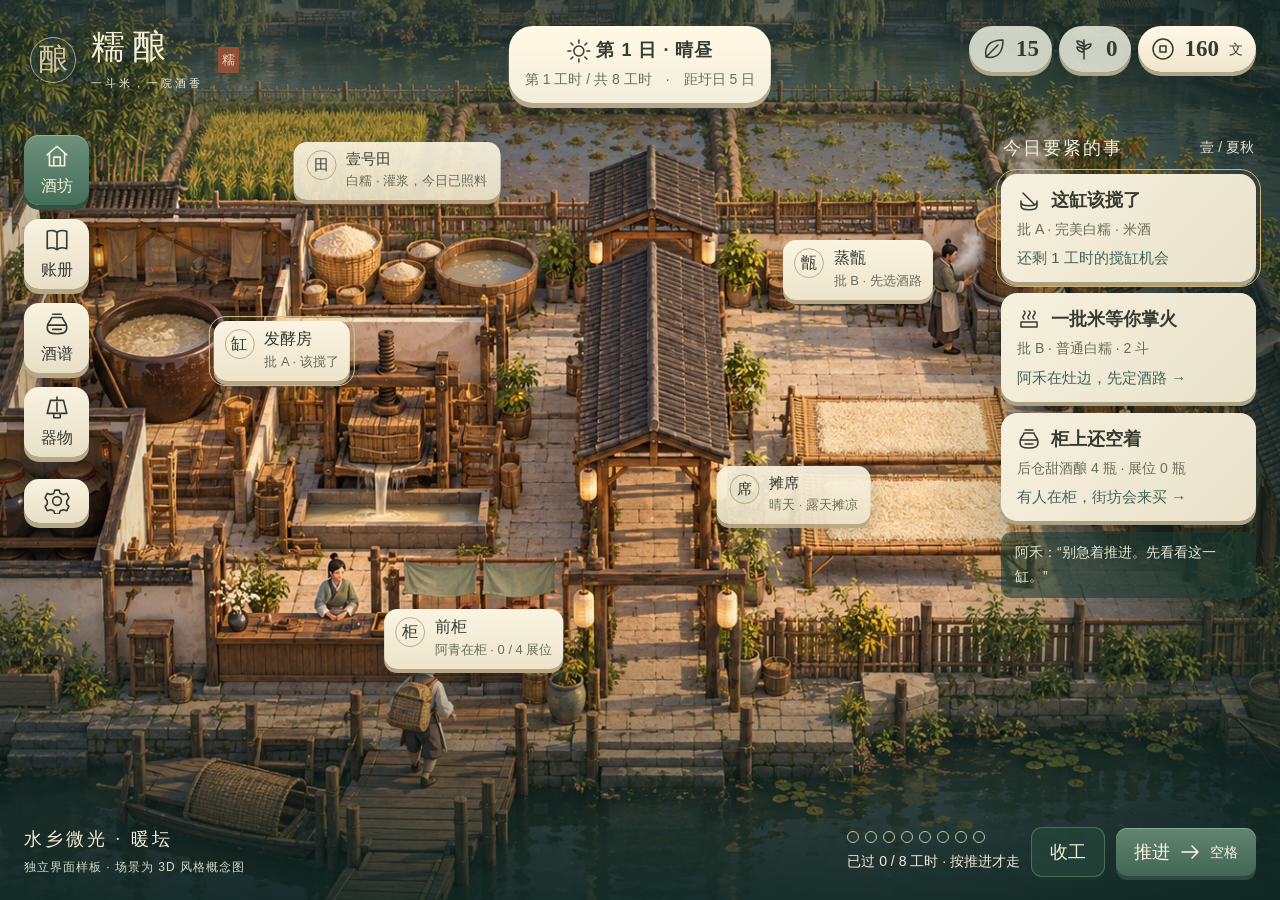
<file: UI设计/糯酿3D界面/index.html>
<!doctype html>
<html lang="zh-CN">
<head><meta charset="utf-8"><meta name="viewport" content="width=device-width,initial-scale=1"><title>糯酿 · 水乡微光</title><link rel="stylesheet" href="style.css"></head>
<body>
<main id="app">
  <div class="world" id="world"><img id="scene" src="素材/酒坊全院.png" alt="江南水乡酒坊院，北田南柜，木廊串起酿酒工位"><div class="world-shade"></div><div id="world-points"></div><div class="rice-state" id="rice-state" hidden></div></div>
  <header class="topbar"><button class="brand" data-action="home" aria-label="回到酒坊全院"><span class="brand-seal">酿</span><span><b>糯酿</b><small>一斗米，一院酒香</small></span><span class="red-seal">糯</span></button><div class="dayplate" id="dayplate"></div><div class="resources" id="resources"></div></header>
  <nav class="rail" aria-label="酒坊功能"><button data-action="home" class="rail-button" id="nav-home"><span data-icon="home"></span><span>酒坊</span></button><button data-action="ledger" data-page="今日" class="rail-button"><span data-icon="book"></span><span>账册</span></button><button data-action="ledger" data-page="酒谱" class="rail-button"><span data-icon="jar"></span><span>酒谱</span></button><button data-action="ledger" data-page="器物" class="rail-button"><span data-icon="lamp"></span><span>器物</span></button><button data-action="settings" class="rail-button small-tool" aria-label="设置"><span data-icon="settings"></span></button></nav>
  <button class="back porcelain" data-action="home" id="back" hidden>← 回到全院</button>
  <section class="attention" id="attention" aria-label="今日要紧的事"></section>
  <section class="detail paper" id="detail" hidden aria-label="当前工位操作"></section>
  <footer class="bottom"><div class="caption"><span id="view-caption">水乡微光 · 暖坛</span><small>独立界面样板 · 场景为 3D 风格概念图</small></div><div class="time-control" id="time-control"></div></footer>
  <div class="toast" id="toast" role="status" aria-live="polite"></div>
</main>
<aside class="drawer paper" id="drawer" hidden aria-labelledby="drawer-title"><header class="drawer-head"><div><small>当家的账册</small><h2 id="drawer-title">今日</h2></div><button class="icon-button" data-action="close-drawer" aria-label="关闭账册">×</button></header><nav class="book-tabs" id="book-tabs" aria-label="账册页面"></nav><div class="drawer-content" id="drawer-content"></div></aside>
<dialog id="modal" class="paper"><div id="modal-content"></div></dialog>
<script src="app.js"></script>
</body></html>
</file>
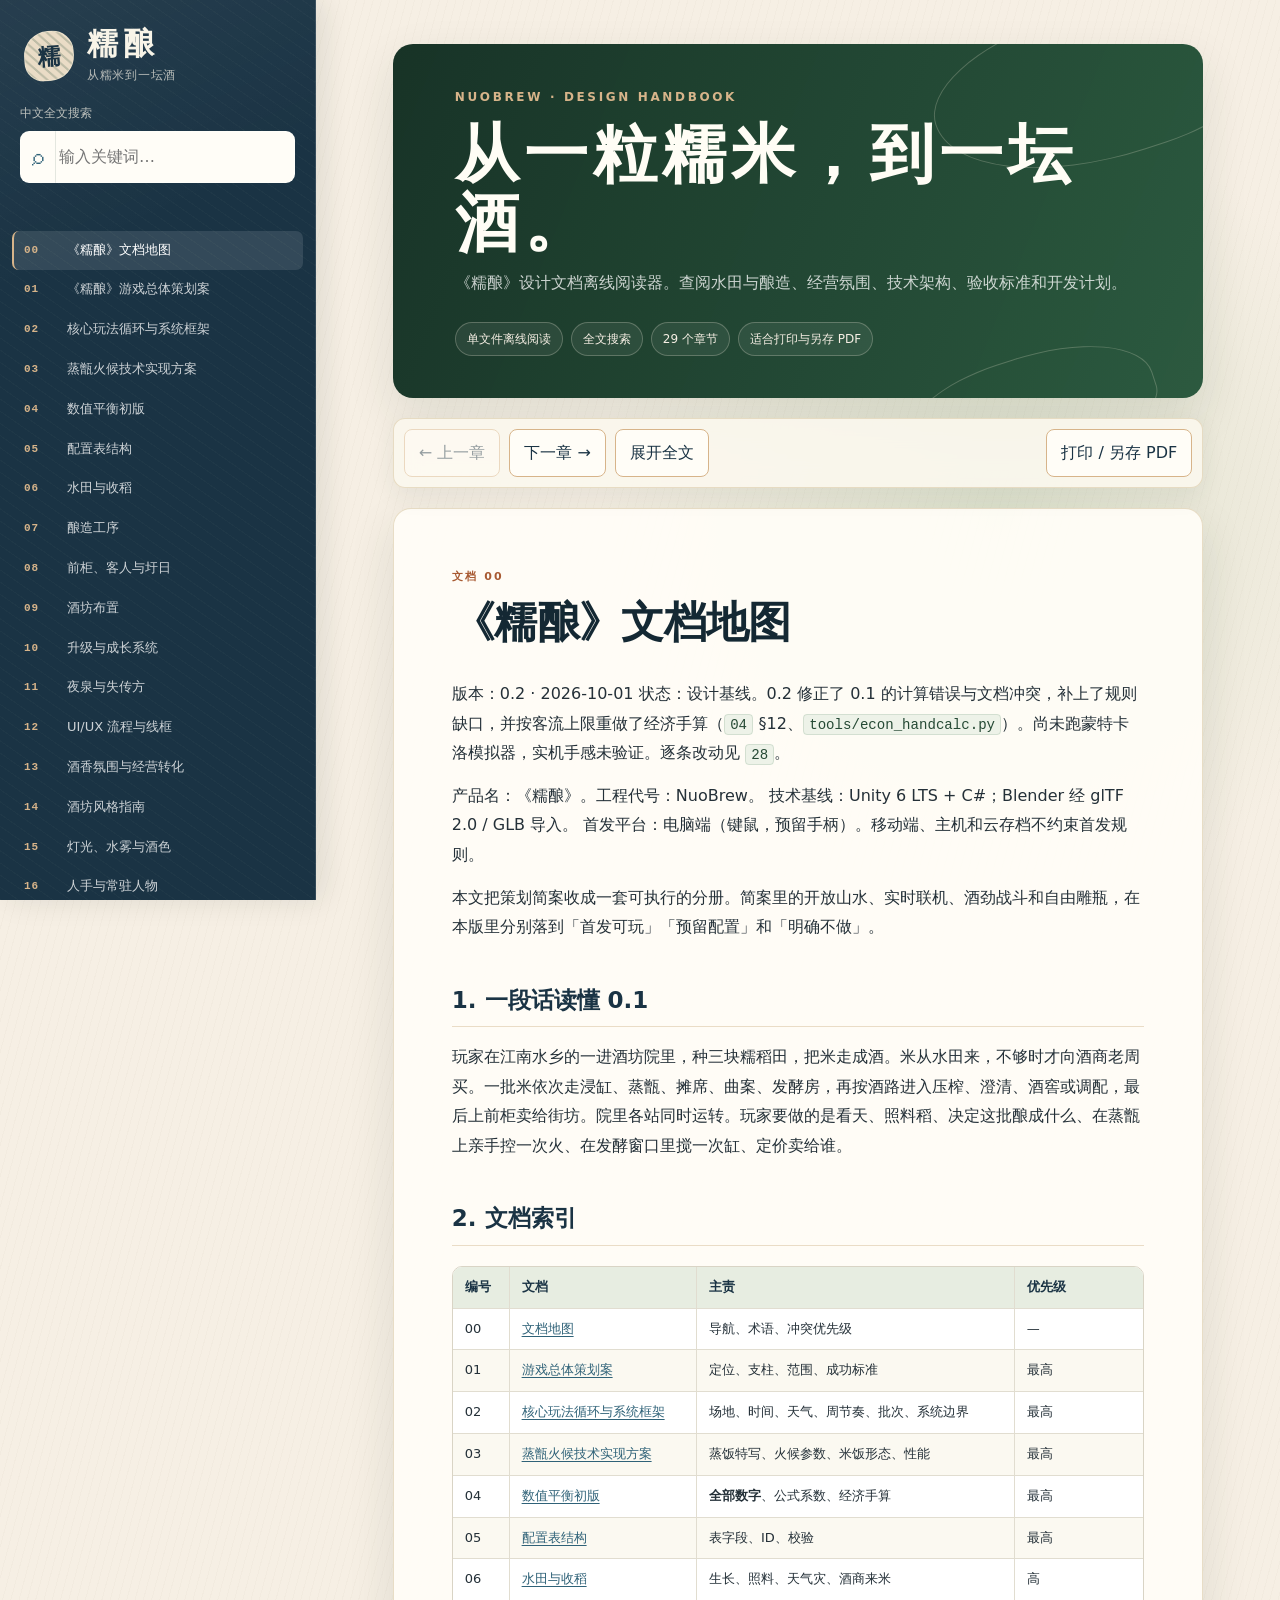
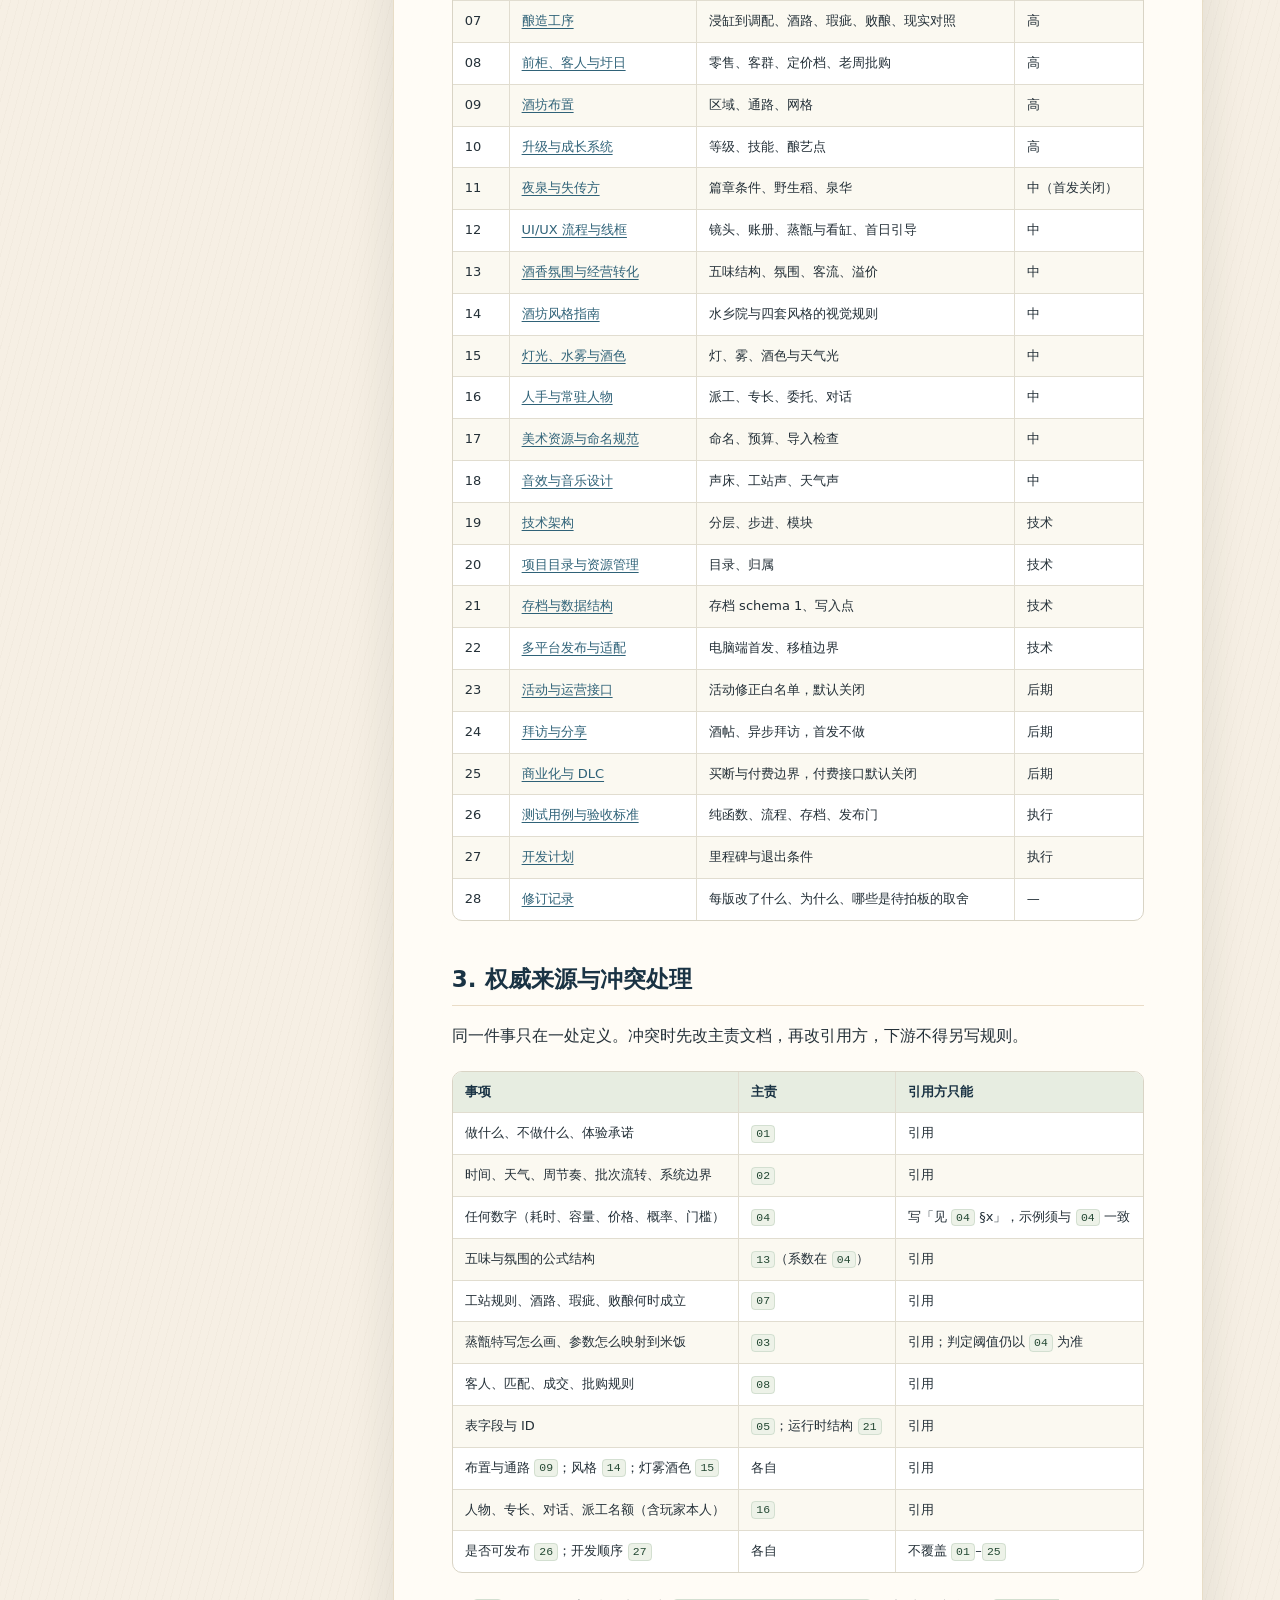
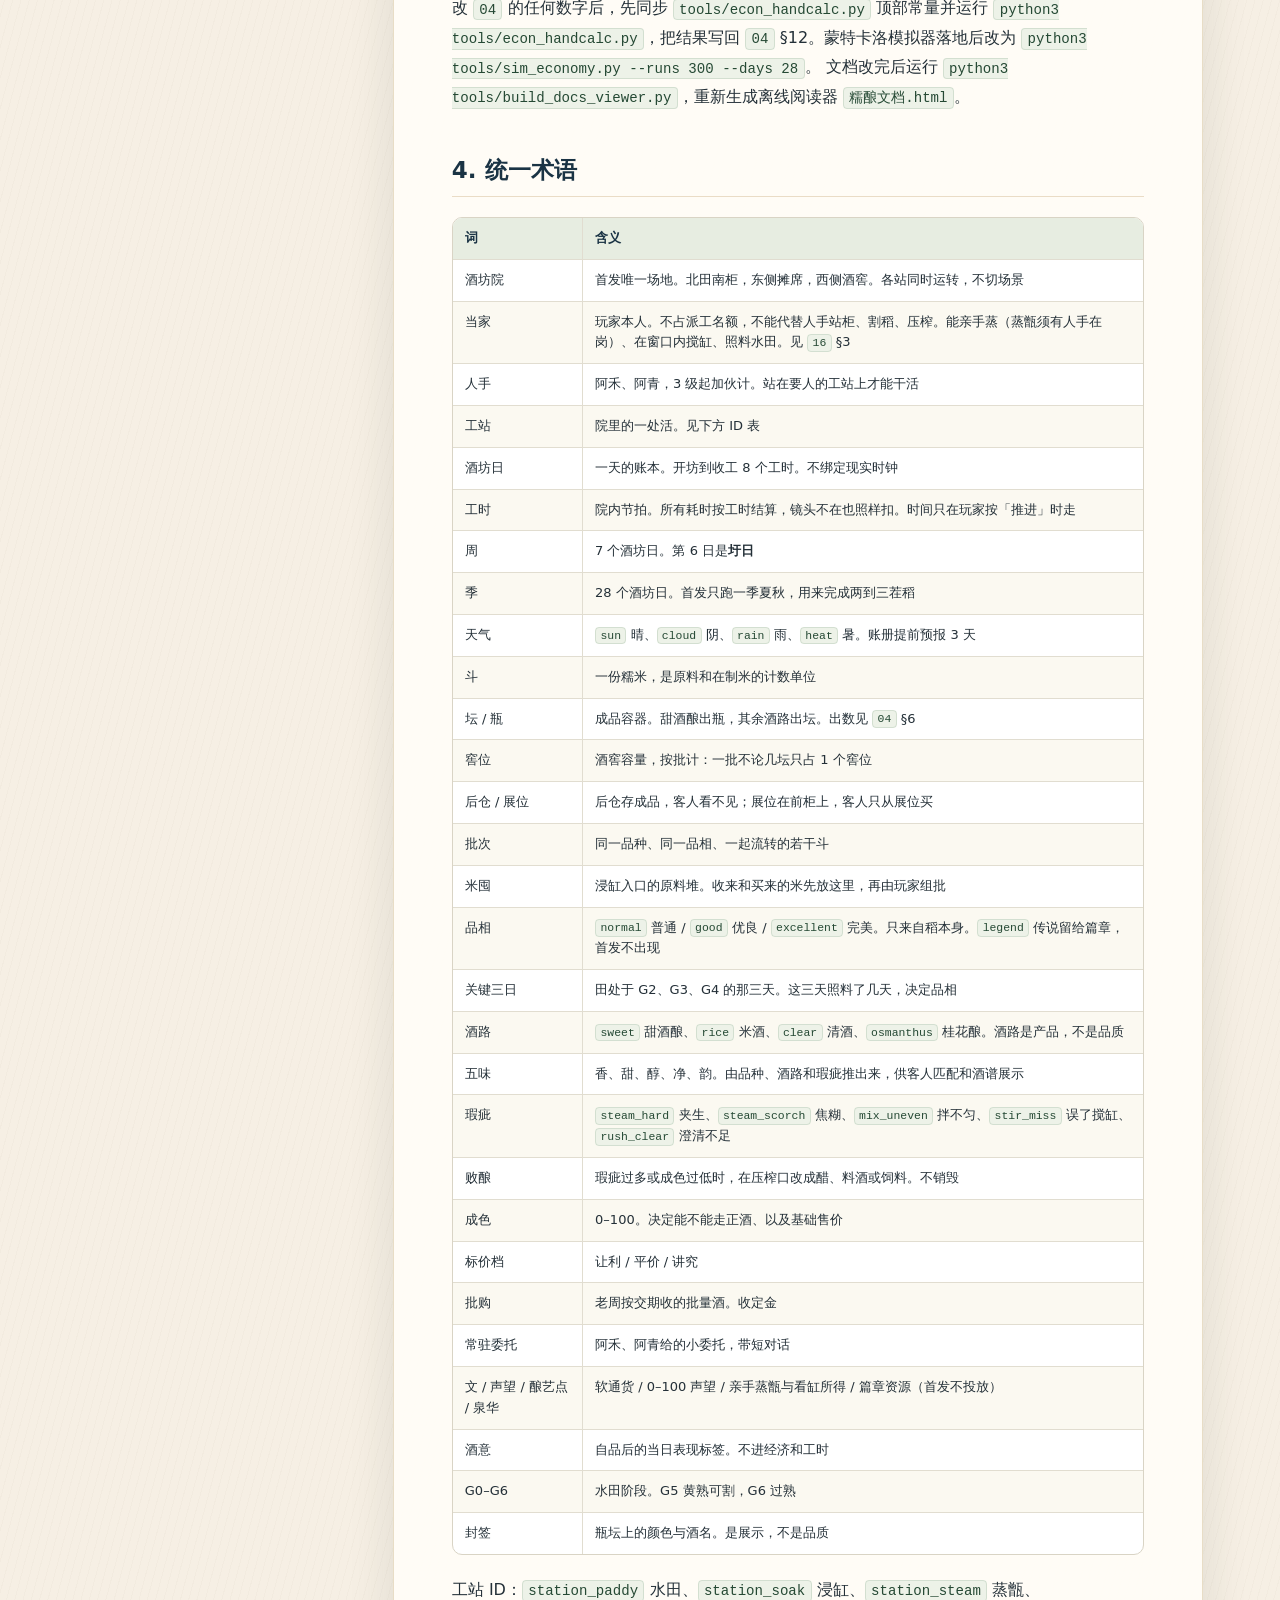
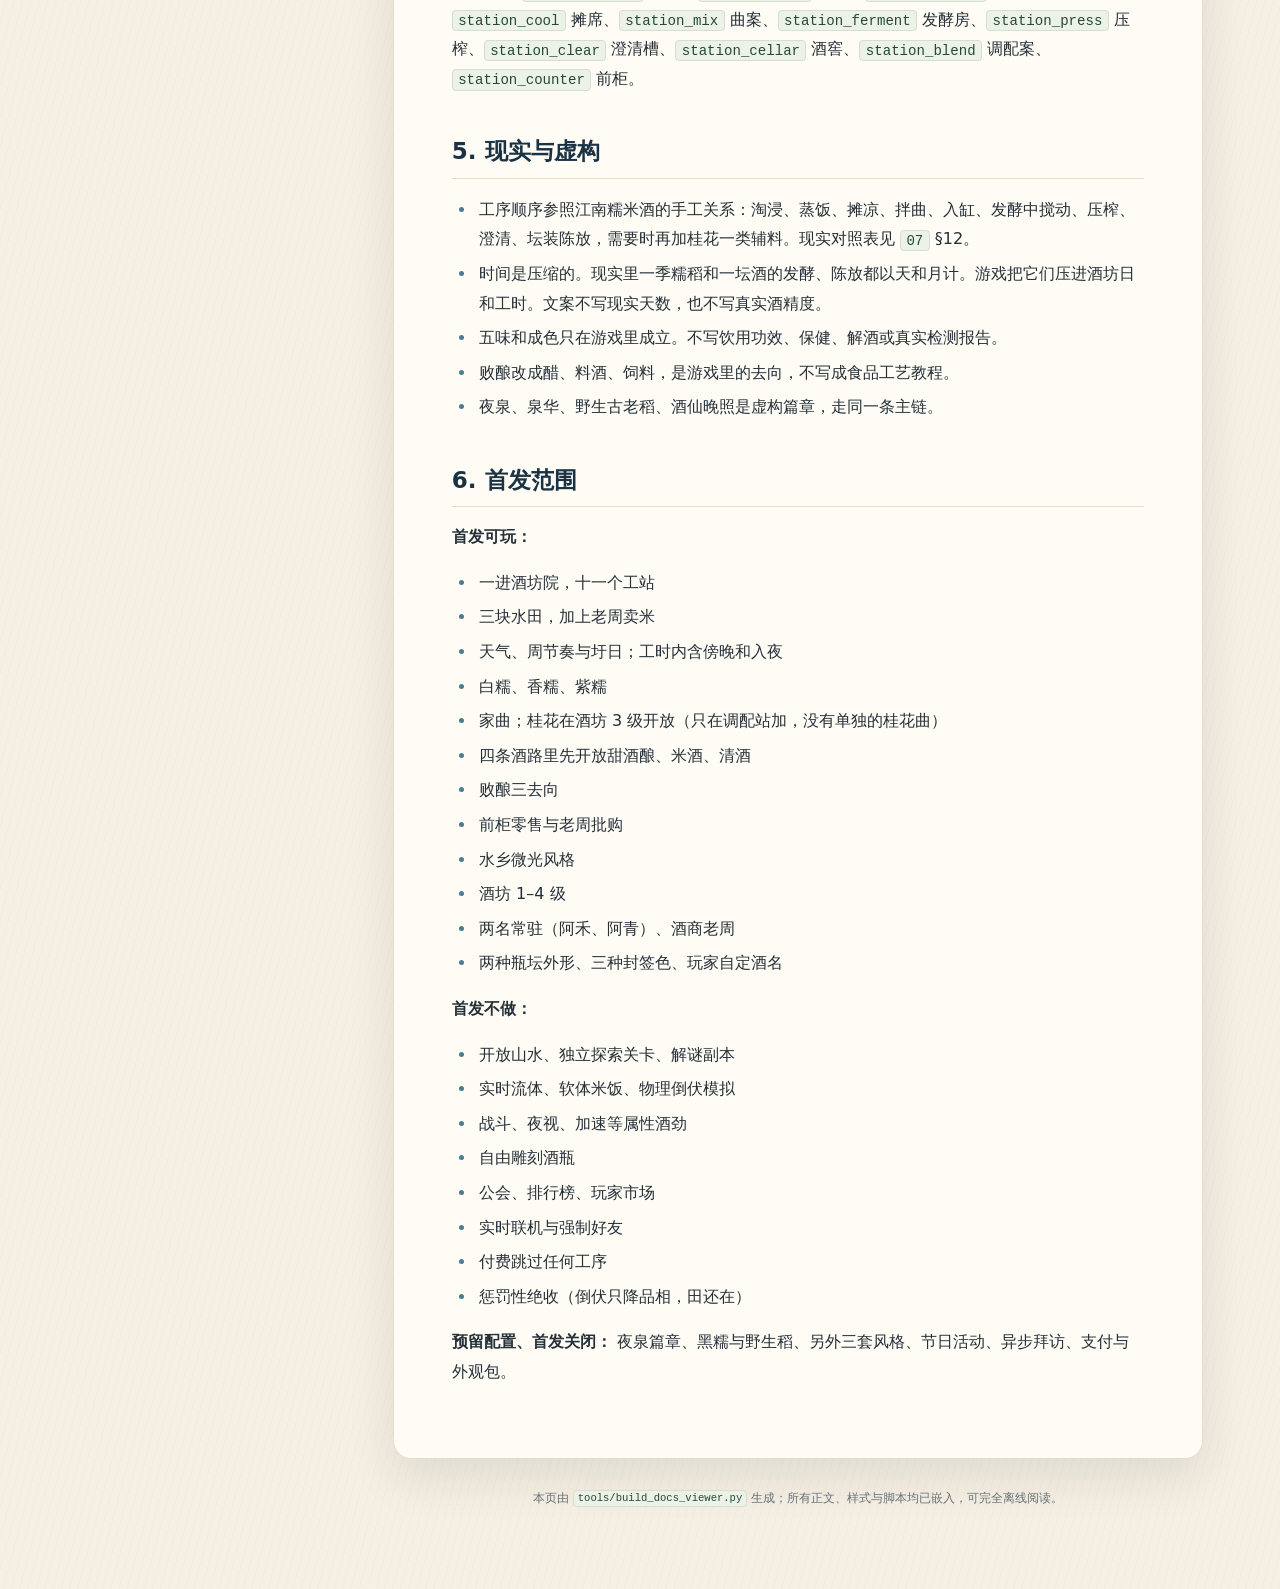
<file: 糯酿文档.html>
<!doctype html>
<html lang="zh-CN">
<head>
  <meta charset="utf-8">
  <meta name="viewport" content="width=device-width, initial-scale=1">
  <meta name="color-scheme" content="light">
  <meta name="theme-color" content="#1a3344">
  <title>糯酿 · 设计文档</title>
  <style>
    :root {
      --forest-950: #142833;
      --forest-900: #1a3344;
      --forest-800: #24485c;
      --forest-700: #2f6278;
      --forest-600: #4d7c90;
      --leaf-300: #b7c9c4;
      --leaf-100: #e4eeea;
      --fiber-50: #fbf6ee;
      --fiber-100: #f6efe4;
      --fiber-200: #eadcc6;
      --fiber-300: #d7b48a;
      --ink: #243038;
      --muted: #667178;
      --accent: #a85a32;
      --sidebar: 316px;
      --shadow: 0 18px 48px rgba(28, 53, 38, .11);
    }
    * { box-sizing: border-box; }
    html { scroll-behavior: smooth; }
    body {
      margin: 0;
      min-height: 100vh;
      color: var(--ink);
      background:
        radial-gradient(circle at 78% 8%, rgba(169, 195, 156, .3), transparent 25rem),
        repeating-linear-gradient(105deg, rgba(94, 73, 37, .025) 0 1px, transparent 1px 8px),
        var(--fiber-100);
      font: 16px/1.85 system-ui, -apple-system, BlinkMacSystemFont, "Segoe UI",
        "PingFang SC", "Hiragino Sans GB", "Microsoft YaHei", sans-serif;
    }
    a { color: var(--forest-700); text-underline-offset: .22em; }
    a:hover { color: var(--forest-900); }
    button, input { font: inherit; }
    button:focus-visible, input:focus-visible, a:focus-visible, [tabindex]:focus-visible {
      outline: 3px solid #e6b96d;
      outline-offset: 3px;
    }
    .skip-link {
      position: fixed;
      z-index: 100;
      top: 10px;
      left: 12px;
      padding: 8px 12px;
      color: #fff;
      background: var(--forest-950);
      border-radius: 6px;
      transform: translateY(-150%);
    }
    .skip-link:focus { transform: translateY(0); }
    .sidebar {
      position: fixed;
      z-index: 20;
      inset: 0 auto 0 0;
      width: var(--sidebar);
      display: flex;
      flex-direction: column;
      color: #f8f4e8;
      background:
        linear-gradient(155deg, rgba(255,255,255,.055), transparent 28%),
        repeating-linear-gradient(35deg, rgba(244,236,217,.025) 0 1px, transparent 1px 10px),
        var(--forest-900);
      border-right: 1px solid rgba(255,255,255,.1);
      box-shadow: 8px 0 28px rgba(18, 39, 27, .1);
    }
    .brand-block { padding: 28px 24px 18px; }
    .brand-mark {
      display: flex;
      align-items: center;
      gap: 13px;
    }
    .brand-icon {
      width: 50px;
      height: 50px;
      display: grid;
      place-items: center;
      flex: 0 0 auto;
      border: 1px solid rgba(244,236,217,.52);
      border-radius: 50% 42% 50% 38%;
      background:
        repeating-linear-gradient(45deg, rgba(35,75,54,.22) 0 2px, transparent 2px 7px),
        var(--fiber-200);
      color: var(--forest-900);
      font-size: 23px;
      font-weight: 800;
      transform: rotate(-4deg);
    }
    .brand-name {
      margin: 0;
      font-size: 31px;
      line-height: 1;
      letter-spacing: .15em;
      font-weight: 800;
    }
    .brand-subtitle {
      margin: 8px 0 0;
      color: rgba(248,244,232,.7);
      font-size: 12px;
      letter-spacing: .06em;
      line-height: 1.4;
    }
    .search-box { padding: 0 20px 12px; }
    .search-box label {
      display: block;
      margin-bottom: 7px;
      color: rgba(248,244,232,.72);
      font-size: 12px;
    }
    #search {
      width: 100%;
      min-height: 44px;
      padding: 10px 12px 10px 38px;
      color: var(--ink);
      border: 1px solid rgba(255,255,255,.22);
      border-radius: 9px;
      background:
        linear-gradient(90deg, transparent 0 34px, rgba(35,75,54,.12) 34px 35px, transparent 35px),
        #fffdf7;
    }
    .search-field { position: relative; }
    .search-field::before {
      content: "⌕";
      position: absolute;
      z-index: 1;
      left: 12px;
      top: 4px;
      color: var(--forest-700);
      font-size: 23px;
      pointer-events: none;
    }
    #search-status {
      min-height: 25px;
      margin: 7px 2px 0;
      color: var(--leaf-300);
      font-size: 12px;
    }
    .chapter-nav {
      min-height: 0;
      padding: 4px 12px 30px;
      overflow-y: auto;
      scrollbar-color: rgba(244,236,217,.28) transparent;
    }
    .nav-link {
      display: grid;
      grid-template-columns: 36px 1fr;
      gap: 7px;
      align-items: start;
      padding: 10px 10px;
      color: rgba(255,255,255,.78);
      border-left: 2px solid transparent;
      border-radius: 7px;
      text-decoration: none;
      font-size: 13px;
      line-height: 1.45;
    }
    .nav-link[hidden] { display: none; }
    .nav-link:hover { color: #fff; background: rgba(255,255,255,.07); }
    .nav-link.active {
      color: #fff;
      border-left-color: var(--fiber-300);
      background: rgba(255,255,255,.11);
    }
    .nav-number {
      color: var(--fiber-300);
      font: 700 11px/1.8 ui-monospace, SFMono-Regular, Menlo, monospace;
      letter-spacing: .08em;
    }
    .mobile-bar { display: none; }
    .page {
      width: calc(100% - var(--sidebar));
      margin-left: var(--sidebar);
      padding: 44px clamp(24px, 6vw, 88px) 80px;
    }
    .page-inner { max-width: 1180px; margin: 0 auto; }
    .hero {
      position: relative;
      isolation: isolate;
      min-height: 245px;
      padding: 42px clamp(28px, 5vw, 62px);
      overflow: hidden;
      color: #fffdf5;
      border-radius: 20px;
      background:
        linear-gradient(112deg, rgba(23,51,38,.98), rgba(45,92,63,.94)),
        var(--forest-900);
      box-shadow: var(--shadow);
    }
    .hero::before, .hero::after {
      content: "";
      position: absolute;
      z-index: -1;
      border: 1px solid rgba(244,236,217,.23);
      border-radius: 45% 55% 38% 62%;
      transform: rotate(-18deg);
    }
    .hero::before { width: 330px; height: 150px; right: -60px; top: -35px; }
    .hero::after { width: 250px; height: 105px; right: 45px; bottom: -65px; }
    .eyebrow {
      color: var(--fiber-300);
      font-size: 12px;
      font-weight: 800;
      letter-spacing: .22em;
      text-transform: uppercase;
    }
    .hero h1 {
      margin: 12px 0 10px;
      font-size: clamp(38px, 5vw, 66px);
      line-height: 1.08;
      letter-spacing: .08em;
    }
    .hero p { max-width: 680px; margin: 0; color: rgba(255,255,255,.77); }
    .hero-meta { display: flex; flex-wrap: wrap; gap: 8px; margin-top: 24px; }
    .pill {
      padding: 5px 11px;
      border: 1px solid rgba(244,236,217,.25);
      border-radius: 999px;
      color: var(--fiber-100);
      background: rgba(255,255,255,.065);
      font-size: 12px;
    }
    .toolbar {
      position: sticky;
      z-index: 10;
      top: 0;
      display: flex;
      flex-wrap: wrap;
      gap: 9px;
      margin: 20px 0;
      padding: 10px;
      border: 1px solid rgba(210,189,149,.48);
      border-radius: 12px;
      background: rgba(251,248,238,.9);
      box-shadow: 0 8px 24px rgba(43,63,48,.08);
      backdrop-filter: blur(12px);
    }
    .toolbar button, .mobile-nav-button {
      min-height: 42px;
      padding: 8px 14px;
      color: var(--forest-900);
      border: 1px solid var(--fiber-300);
      border-radius: 8px;
      background: #fffdf7;
      cursor: pointer;
    }
    .toolbar button:hover:not(:disabled), .mobile-nav-button:hover {
      background: var(--leaf-100);
      border-color: var(--forest-600);
    }
    .toolbar button:disabled { cursor: not-allowed; opacity: .45; }
    .toolbar .print-button { margin-left: auto; }
    .chapter {
      display: none;
      padding: clamp(28px, 5vw, 58px);
      overflow: hidden;
      border: 1px solid rgba(210,189,149,.5);
      border-radius: 18px;
      background: rgba(255,253,247,.94);
      box-shadow: var(--shadow);
    }
    .chapter.active { display: block; }
    .show-all .chapter { display: block; margin-bottom: 24px; }
    .chapter-kicker {
      margin-bottom: 8px;
      color: var(--accent);
      font-size: 11px;
      font-weight: 800;
      letter-spacing: .2em;
      text-transform: uppercase;
    }
    .chapter h2 {
      margin: 0 0 28px;
      color: var(--forest-950);
      font-size: clamp(28px, 4vw, 43px);
      line-height: 1.3;
      letter-spacing: -.015em;
    }
    .chapter h3 {
      margin: 42px 0 15px;
      padding-bottom: 9px;
      color: var(--forest-900);
      border-bottom: 1px solid var(--fiber-200);
      font-size: 23px;
      line-height: 1.45;
    }
    .chapter h4 { margin: 30px 0 10px; color: var(--forest-800); font-size: 19px; }
    .chapter h5, .chapter h6 { margin: 24px 0 8px; color: var(--forest-700); }
    .chapter p { margin: 13px 0; }
    .chapter ul, .chapter ol { padding-left: 1.5em; }
    .chapter li { margin: 5px 0; padding-left: .2em; }
    .chapter li::marker { color: var(--forest-600); font-weight: 700; }
    .chapter blockquote {
      margin: 20px 0;
      padding: 13px 20px;
      color: #45584a;
      border-left: 4px solid var(--leaf-300);
      background: linear-gradient(90deg, var(--leaf-100), rgba(228,236,220,.25));
      border-radius: 0 9px 9px 0;
    }
    .chapter blockquote p:first-child { margin-top: 0; }
    .chapter blockquote p:last-child { margin-bottom: 0; }
    hr { margin: 34px 0; border: 0; border-top: 1px solid var(--fiber-200); }
    code {
      padding: .12em .38em;
      color: #254934;
      border: 1px solid rgba(74,124,89,.16);
      border-radius: 4px;
      background: #edf2e8;
      font: .88em/1.6 ui-monospace, SFMono-Regular, Menlo, Consolas, monospace;
      overflow-wrap: anywhere;
    }
    .code-wrap {
      max-width: 100%;
      margin: 20px 0;
      overflow: hidden;
      border: 1px solid #c9d6c5;
      border-radius: 10px;
      background: #e9efe5;
    }
    .code-label {
      padding: 7px 14px;
      color: var(--forest-700);
      border-bottom: 1px solid #c9d6c5;
      background: #dfe9da;
      font-size: 11px;
      font-weight: 800;
      letter-spacing: .08em;
    }
    pre {
      max-width: 100%;
      margin: 0;
      padding: 18px;
      overflow-x: auto;
      color: #20392b;
      scrollbar-color: var(--forest-600) #dfe9da;
    }
    pre code {
      padding: 0;
      white-space: pre;
      border: 0;
      background: transparent;
      overflow-wrap: normal;
    }
    .table-wrap {
      width: 100%;
      margin: 20px 0;
      overflow-x: auto;
      border: 1px solid #d9d4c5;
      border-radius: 10px;
      background: #fff;
      scrollbar-color: var(--forest-600) var(--fiber-100);
    }
    table { width: 100%; min-width: 620px; border-collapse: collapse; font-size: 13px; line-height: 1.6; }
    th, td {
      padding: 10px 12px;
      border-right: 1px solid #e1ddd0;
      border-bottom: 1px solid #e1ddd0;
      text-align: left;
      vertical-align: top;
    }
    th:last-child, td:last-child { border-right: 0; }
    tr:last-child td { border-bottom: 0; }
    th {
      color: var(--forest-900);
      background: #e7ede1;
      font-weight: 750;
      white-space: nowrap;
    }
    tbody tr:nth-child(even) { background: #fbf9f1; }
    .external-mark { margin-left: .2em; font-size: .75em; text-decoration: none; }
    #no-results {
      display: none;
      padding: 56px 24px;
      border: 1px dashed var(--fiber-300);
      border-radius: 16px;
      color: var(--muted);
      background: rgba(255,253,247,.72);
      text-align: center;
    }
    #no-results strong { display: block; color: var(--forest-900); font-size: 21px; }
    footer {
      margin: 28px 4px 0;
      color: var(--muted);
      font-size: 12px;
      text-align: center;
    }
    .nav-scrim { display: none; }
    @media (max-width: 920px) {
      body { padding-top: 58px; }
      .mobile-bar {
        position: fixed;
        z-index: 30;
        inset: 0 0 auto;
        height: 58px;
        display: flex;
        align-items: center;
        justify-content: space-between;
        padding: 8px 14px;
        color: #fff;
        background: var(--forest-900);
        box-shadow: 0 3px 18px rgba(23,51,38,.2);
      }
      .mobile-bar strong { letter-spacing: .12em; }
      .mobile-nav-button { min-height: 38px; padding: 5px 12px; }
      .sidebar {
        z-index: 40;
        width: min(86vw, 340px);
        transform: translateX(-105%);
        transition: transform .2s ease;
      }
      .nav-open .sidebar { transform: translateX(0); }
      .nav-scrim {
        position: fixed;
        z-index: 35;
        inset: 0;
        background: rgba(10,25,16,.48);
      }
      .nav-open .nav-scrim { display: block; }
      .page { width: 100%; margin-left: 0; padding: 22px 14px 60px; }
      .hero { min-height: 220px; padding: 34px 24px; border-radius: 14px; }
      .toolbar { top: 58px; }
      .chapter { padding: 28px 20px; border-radius: 14px; }
    }
    @media (max-width: 560px) {
      body { font-size: 15px; }
      .hero h1 { font-size: 38px; }
      .toolbar { gap: 7px; }
      .toolbar button { flex: 1 1 calc(50% - 7px); padding-inline: 8px; }
      .toolbar .print-button { margin-left: 0; }
      .chapter h3 { font-size: 20px; }
      table { min-width: 560px; }
    }
    @media (prefers-reduced-motion: reduce) {
      *, *::before, *::after { scroll-behavior: auto !important; transition: none !important; }
    }
    @media print {
      @page { margin: 16mm; }
      body { padding: 0; color: #111; background: #fff; font-size: 11pt; }
      .sidebar, .mobile-bar, .nav-scrim, .toolbar, footer { display: none !important; }
      .page { width: auto; margin: 0; padding: 0; }
      .hero {
        min-height: 0;
        margin-bottom: 18mm;
        padding: 18mm 14mm;
        color: #111;
        border: 1px solid #999;
        box-shadow: none;
        background: #fff;
      }
      .hero p, .eyebrow { color: #333; }
      .pill { color: #111; border-color: #999; background: #fff; }
      .chapter, .show-all .chapter {
        display: block !important;
        margin: 0;
        padding: 0;
        overflow: visible;
        border: 0;
        border-radius: 0;
        box-shadow: none;
        break-before: page;
      }
      .chapter h2 { margin-top: 0; }
      .table-wrap, .code-wrap { overflow: visible; break-inside: avoid; }
      table { min-width: 0; font-size: 8pt; }
      pre { overflow: visible; white-space: pre-wrap; }
      pre code { white-space: pre-wrap; }
      a { color: inherit; text-decoration: none; }
      .external-mark { display: none; }
    }
  </style>
</head>
<body>
  <a class="skip-link" href="#reader">跳到正文</a>
  <div class="mobile-bar">
    <strong>糯酿 · 设计文档</strong>
    <button class="mobile-nav-button" id="mobile-nav-button" type="button"
      aria-controls="sidebar" aria-expanded="false">章节</button>
  </div>
  <div class="nav-scrim" id="nav-scrim" aria-hidden="true"></div>
  <aside class="sidebar" id="sidebar" aria-label="文档章节">
    <div class="brand-block">
      <div class="brand-mark">
        <div class="brand-icon" aria-hidden="true">糯</div>
        <div>
          <div class="brand-name">糯酿</div>
          <p class="brand-subtitle">从糯米到一坛酒</p>
        </div>
      </div>
    </div>
    <div class="search-box">
      <label for="search">中文全文搜索</label>
      <div class="search-field">
        <input id="search" type="search" autocomplete="off"
          placeholder="输入关键词…" aria-describedby="search-status">
      </div>
      <div id="search-status" role="status" aria-live="polite"></div>
    </div>
    <nav class="chapter-nav" aria-label="章节导航"><a class="nav-link" href="#00_文档地图"><span class="nav-number">00</span><span>《糯酿》文档地图</span></a><a class="nav-link" href="#01_游戏总体策划案"><span class="nav-number">01</span><span>《糯酿》游戏总体策划案</span></a><a class="nav-link" href="#02_核心玩法循环与系统框架"><span class="nav-number">02</span><span>核心玩法循环与系统框架</span></a><a class="nav-link" href="#03_蒸甑火候技术实现方案"><span class="nav-number">03</span><span>蒸甑火候技术实现方案</span></a><a class="nav-link" href="#04_数值平衡初版"><span class="nav-number">04</span><span>数值平衡初版</span></a><a class="nav-link" href="#05_配置表结构"><span class="nav-number">05</span><span>配置表结构</span></a><a class="nav-link" href="#06_种植系统详细设计"><span class="nav-number">06</span><span>水田与收稻</span></a><a class="nav-link" href="#07_酿造工序完整设计"><span class="nav-number">07</span><span>酿造工序</span></a><a class="nav-link" href="#08_经营与销售系统"><span class="nav-number">08</span><span>前柜、客人与圩日</span></a><a class="nav-link" href="#09_酒坊布置"><span class="nav-number">09</span><span>酒坊布置</span></a><a class="nav-link" href="#10_升级与成长系统"><span class="nav-number">10</span><span>升级与成长系统</span></a><a class="nav-link" href="#11_夜泉与失传方"><span class="nav-number">11</span><span>夜泉与失传方</span></a><a class="nav-link" href="#12_UIUX流程与线框"><span class="nav-number">12</span><span>UI/UX 流程与线框</span></a><a class="nav-link" href="#13_酒香氛围与经营转化"><span class="nav-number">13</span><span>酒香氛围与经营转化</span></a><a class="nav-link" href="#14_酒坊风格指南"><span class="nav-number">14</span><span>酒坊风格指南</span></a><a class="nav-link" href="#15_灯光水雾与酒色联动"><span class="nav-number">15</span><span>灯光、水雾与酒色</span></a><a class="nav-link" href="#16_NPC与好感度剧情"><span class="nav-number">16</span><span>人手与常驻人物</span></a><a class="nav-link" href="#17_美术资源与命名规范"><span class="nav-number">17</span><span>美术资源与命名规范</span></a><a class="nav-link" href="#18_音效与音乐设计"><span class="nav-number">18</span><span>音效与音乐设计</span></a><a class="nav-link" href="#19_技术架构"><span class="nav-number">19</span><span>技术架构</span></a><a class="nav-link" href="#20_项目目录与资源管理"><span class="nav-number">20</span><span>项目目录与资源管理</span></a><a class="nav-link" href="#21_存档与数据结构"><span class="nav-number">21</span><span>存档与数据结构</span></a><a class="nav-link" href="#22_多平台发布与适配"><span class="nav-number">22</span><span>多平台发布与适配</span></a><a class="nav-link" href="#23_活动与运营接口"><span class="nav-number">23</span><span>活动与运营接口</span></a><a class="nav-link" href="#24_拜访与分享"><span class="nav-number">24</span><span>拜访与分享</span></a><a class="nav-link" href="#25_商业化与DLC"><span class="nav-number">25</span><span>商业化与 DLC</span></a><a class="nav-link" href="#26_测试用例与验收标准"><span class="nav-number">26</span><span>测试用例与验收标准</span></a><a class="nav-link" href="#27_开发计划"><span class="nav-number">27</span><span>开发计划</span></a><a class="nav-link" href="#28_修订记录"><span class="nav-number">28</span><span>修订记录</span></a></nav>
  </aside>
  <main class="page" id="reader">
    <div class="page-inner">
      <header class="hero">
        <div class="eyebrow">NUOBREW · DESIGN HANDBOOK</div>
        <h1>从一粒糯米，到一坛酒。</h1>
        <p>《糯酿》设计文档离线阅读器。查阅水田与酿造、经营氛围、技术架构、验收标准和开发计划。</p>
        <div class="hero-meta">
          <span class="pill">单文件离线阅读</span>
          <span class="pill">全文搜索</span>
          <span class="pill">29 个章节</span>
          <span class="pill">适合打印与另存 PDF</span>
        </div>
      </header>
      <div class="toolbar" aria-label="阅读工具">
        <button id="previous" type="button" aria-label="上一章节">← 上一章</button>
        <button id="next" type="button" aria-label="下一章节">下一章 →</button>
        <button id="show-all" type="button" aria-pressed="false">展开全文</button>
        <button class="print-button" id="print" type="button">打印 / 另存 PDF</button>
      </div>
      <div id="chapters"><section id="00_文档地图" class="chapter" data-title="《糯酿》文档地图" tabindex="-1"><div class="chapter-kicker">文档 00</div><h2>《糯酿》文档地图</h2>
<p>版本：0.2 · 2026-10-01 状态：设计基线。0.2 修正了 0.1 的计算错误与文档冲突，补上了规则缺口，并按客流上限重做了经济手算（<code>04</code> §12、<code>tools/econ_handcalc.py</code>）。尚未跑蒙特卡洛模拟器，实机手感未验证。逐条改动见 <code>28</code>。</p>
<p>产品名：《糯酿》。工程代号：NuoBrew。 技术基线：Unity 6 LTS + C#；Blender 经 glTF 2.0 / GLB 导入。 首发平台：电脑端（键鼠，预留手柄）。移动端、主机和云存档不约束首发规则。</p>
<p>本文把策划简案收成一套可执行的分册。简案里的开放山水、实时联机、酒劲战斗和自由雕瓶，在本版里分别落到「首发可玩」「预留配置」和「明确不做」。</p>
<h3>1. 一段话读懂 0.1</h3>
<p>玩家在江南水乡的一进酒坊院里，种三块糯稻田，把米走成酒。米从水田来，不够时才向酒商老周买。一批米依次走浸缸、蒸甑、摊席、曲案、发酵房，再按酒路进入压榨、澄清、酒窖或调配，最后上前柜卖给街坊。院里各站同时运转。玩家要做的是看天、照料稻、决定这批酿成什么、在蒸甑上亲手控一次火、在发酵窗口里搅一次缸、定价卖给谁。</p>
<h3>2. 文档索引</h3>
<div class="table-wrap" tabindex="0" aria-label="可横向滚动的表格"><table><thead><tr><th scope="col">编号</th><th scope="col">文档</th><th scope="col">主责</th><th scope="col">优先级</th></tr></thead><tbody><tr><td>00</td><td><a href="#00_文档地图">文档地图</a></td><td>导航、术语、冲突优先级</td><td>—</td></tr><tr><td>01</td><td><a href="#01_游戏总体策划案">游戏总体策划案</a></td><td>定位、支柱、范围、成功标准</td><td>最高</td></tr><tr><td>02</td><td><a href="#02_核心玩法循环与系统框架">核心玩法循环与系统框架</a></td><td>场地、时间、天气、周节奏、批次、系统边界</td><td>最高</td></tr><tr><td>03</td><td><a href="#03_蒸甑火候技术实现方案">蒸甑火候技术实现方案</a></td><td>蒸饭特写、火候参数、米饭形态、性能</td><td>最高</td></tr><tr><td>04</td><td><a href="#04_数值平衡初版">数值平衡初版</a></td><td><strong>全部数字</strong>、公式系数、经济手算</td><td>最高</td></tr><tr><td>05</td><td><a href="#05_配置表结构">配置表结构</a></td><td>表字段、ID、校验</td><td>最高</td></tr><tr><td>06</td><td><a href="#06_种植系统详细设计">水田与收稻</a></td><td>生长、照料、天气灾、酒商来米</td><td>高</td></tr><tr><td>07</td><td><a href="#07_酿造工序完整设计">酿造工序</a></td><td>浸缸到调配、酒路、瑕疵、败酿、现实对照</td><td>高</td></tr><tr><td>08</td><td><a href="#08_经营与销售系统">前柜、客人与圩日</a></td><td>零售、客群、定价档、老周批购</td><td>高</td></tr><tr><td>09</td><td><a href="#09_酒坊布置">酒坊布置</a></td><td>区域、通路、网格</td><td>高</td></tr><tr><td>10</td><td><a href="#10_升级与成长系统">升级与成长系统</a></td><td>等级、技能、酿艺点</td><td>高</td></tr><tr><td>11</td><td><a href="#11_夜泉与失传方">夜泉与失传方</a></td><td>篇章条件、野生稻、泉华</td><td>中（首发关闭）</td></tr><tr><td>12</td><td><a href="#12_UIUX流程与线框">UI/UX 流程与线框</a></td><td>镜头、账册、蒸甑与看缸、首日引导</td><td>中</td></tr><tr><td>13</td><td><a href="#13_酒香氛围与经营转化">酒香氛围与经营转化</a></td><td>五味结构、氛围、客流、溢价</td><td>中</td></tr><tr><td>14</td><td><a href="#14_酒坊风格指南">酒坊风格指南</a></td><td>水乡院与四套风格的视觉规则</td><td>中</td></tr><tr><td>15</td><td><a href="#15_灯光水雾与酒色联动">灯光、水雾与酒色</a></td><td>灯、雾、酒色与天气光</td><td>中</td></tr><tr><td>16</td><td><a href="#16_NPC与好感度剧情">人手与常驻人物</a></td><td>派工、专长、委托、对话</td><td>中</td></tr><tr><td>17</td><td><a href="#17_美术资源与命名规范">美术资源与命名规范</a></td><td>命名、预算、导入检查</td><td>中</td></tr><tr><td>18</td><td><a href="#18_音效与音乐设计">音效与音乐设计</a></td><td>声床、工站声、天气声</td><td>中</td></tr><tr><td>19</td><td><a href="#19_技术架构">技术架构</a></td><td>分层、步进、模块</td><td>技术</td></tr><tr><td>20</td><td><a href="#20_项目目录与资源管理">项目目录与资源管理</a></td><td>目录、归属</td><td>技术</td></tr><tr><td>21</td><td><a href="#21_存档与数据结构">存档与数据结构</a></td><td>存档 schema 1、写入点</td><td>技术</td></tr><tr><td>22</td><td><a href="#22_多平台发布与适配">多平台发布与适配</a></td><td>电脑端首发、移植边界</td><td>技术</td></tr><tr><td>23</td><td><a href="#23_活动与运营接口">活动与运营接口</a></td><td>活动修正白名单，默认关闭</td><td>后期</td></tr><tr><td>24</td><td><a href="#24_拜访与分享">拜访与分享</a></td><td>酒帖、异步拜访，首发不做</td><td>后期</td></tr><tr><td>25</td><td><a href="#25_商业化与DLC">商业化与 DLC</a></td><td>买断与付费边界，付费接口默认关闭</td><td>后期</td></tr><tr><td>26</td><td><a href="#26_测试用例与验收标准">测试用例与验收标准</a></td><td>纯函数、流程、存档、发布门</td><td>执行</td></tr><tr><td>27</td><td><a href="#27_开发计划">开发计划</a></td><td>里程碑与退出条件</td><td>执行</td></tr><tr><td>28</td><td><a href="#28_修订记录">修订记录</a></td><td>每版改了什么、为什么、哪些是待拍板的取舍</td><td>—</td></tr></tbody></table></div>
<h3>3. 权威来源与冲突处理</h3>
<p>同一件事只在一处定义。冲突时先改主责文档，再改引用方，下游不得另写规则。</p>
<div class="table-wrap" tabindex="0" aria-label="可横向滚动的表格"><table><thead><tr><th scope="col">事项</th><th scope="col">主责</th><th scope="col">引用方只能</th></tr></thead><tbody><tr><td>做什么、不做什么、体验承诺</td><td><code>01</code></td><td>引用</td></tr><tr><td>时间、天气、周节奏、批次流转、系统边界</td><td><code>02</code></td><td>引用</td></tr><tr><td>任何数字（耗时、容量、价格、概率、门槛）</td><td><code>04</code></td><td>写「见 <code>04</code> §x」，示例须与 <code>04</code> 一致</td></tr><tr><td>五味与氛围的公式结构</td><td><code>13</code>（系数在 <code>04</code>）</td><td>引用</td></tr><tr><td>工站规则、酒路、瑕疵、败酿何时成立</td><td><code>07</code></td><td>引用</td></tr><tr><td>蒸甑特写怎么画、参数怎么映射到米饭</td><td><code>03</code></td><td>引用；判定阈值仍以 <code>04</code> 为准</td></tr><tr><td>客人、匹配、成交、批购规则</td><td><code>08</code></td><td>引用</td></tr><tr><td>表字段与 ID</td><td><code>05</code>；运行时结构 <code>21</code></td><td>引用</td></tr><tr><td>布置与通路 <code>09</code>；风格 <code>14</code>；灯雾酒色 <code>15</code></td><td>各自</td><td>引用</td></tr><tr><td>人物、专长、对话、派工名额（含玩家本人）</td><td><code>16</code></td><td>引用</td></tr><tr><td>是否可发布 <code>26</code>；开发顺序 <code>27</code></td><td>各自</td><td>不覆盖 <code>01</code>–<code>25</code></td></tr></tbody></table></div>
<p>改 <code>04</code> 的任何数字后，先同步 <code>tools/econ_handcalc.py</code> 顶部常量并运行 <code>python3 tools/econ_handcalc.py</code>，把结果写回 <code>04</code> §12。蒙特卡洛模拟器落地后改为 <code>python3 tools/sim_economy.py --runs 300 --days 28</code>。 文档改完后运行 <code>python3 tools/build_docs_viewer.py</code>，重新生成离线阅读器 <code>糯酿文档.html</code>。</p>
<h3>4. 统一术语</h3>
<div class="table-wrap" tabindex="0" aria-label="可横向滚动的表格"><table><thead><tr><th scope="col">词</th><th scope="col">含义</th></tr></thead><tbody><tr><td>酒坊院</td><td>首发唯一场地。北田南柜，东侧摊席，西侧酒窖。各站同时运转，不切场景</td></tr><tr><td>当家</td><td>玩家本人。不占派工名额，不能代替人手站柜、割稻、压榨。能亲手蒸（蒸甑须有人手在岗）、在窗口内搅缸、照料水田。见 <code>16</code> §3</td></tr><tr><td>人手</td><td>阿禾、阿青，3 级起加伙计。站在要人的工站上才能干活</td></tr><tr><td>工站</td><td>院里的一处活。见下方 ID 表</td></tr><tr><td>酒坊日</td><td>一天的账本。开坊到收工 8 个工时。不绑定现实时钟</td></tr><tr><td>工时</td><td>院内节拍。所有耗时按工时结算，镜头不在也照样扣。时间只在玩家按「推进」时走</td></tr><tr><td>周</td><td>7 个酒坊日。第 6 日是<strong>圩日</strong></td></tr><tr><td>季</td><td>28 个酒坊日。首发只跑一季夏秋，用来完成两到三茬稻</td></tr><tr><td>天气</td><td><code>sun</code> 晴、<code>cloud</code> 阴、<code>rain</code> 雨、<code>heat</code> 暑。账册提前预报 3 天</td></tr><tr><td>斗</td><td>一份糯米，是原料和在制米的计数单位</td></tr><tr><td>坛 / 瓶</td><td>成品容器。甜酒酿出瓶，其余酒路出坛。出数见 <code>04</code> §6</td></tr><tr><td>窖位</td><td>酒窖容量，按批计：一批不论几坛只占 1 个窖位</td></tr><tr><td>后仓 / 展位</td><td>后仓存成品，客人看不见；展位在前柜上，客人只从展位买</td></tr><tr><td>批次</td><td>同一品种、同一品相、一起流转的若干斗</td></tr><tr><td>米囤</td><td>浸缸入口的原料堆。收来和买来的米先放这里，再由玩家组批</td></tr><tr><td>品相</td><td><code>normal</code> 普通 / <code>good</code> 优良 / <code>excellent</code> 完美。只来自稻本身。<code>legend</code> 传说留给篇章，首发不出现</td></tr><tr><td>关键三日</td><td>田处于 G2、G3、G4 的那三天。这三天照料了几天，决定品相</td></tr><tr><td>酒路</td><td><code>sweet</code> 甜酒酿、<code>rice</code> 米酒、<code>clear</code> 清酒、<code>osmanthus</code> 桂花酿。酒路是产品，不是品质</td></tr><tr><td>五味</td><td>香、甜、醇、净、韵。由品种、酒路和瑕疵推出来，供客人匹配和酒谱展示</td></tr><tr><td>瑕疵</td><td><code>steam_hard</code> 夹生、<code>steam_scorch</code> 焦糊、<code>mix_uneven</code> 拌不匀、<code>stir_miss</code> 误了搅缸、<code>rush_clear</code> 澄清不足</td></tr><tr><td>败酿</td><td>瑕疵过多或成色过低时，在压榨口改成醋、料酒或饲料。不销毁</td></tr><tr><td>成色</td><td>0–100。决定能不能走正酒、以及基础售价</td></tr><tr><td>标价档</td><td>让利 / 平价 / 讲究</td></tr><tr><td>批购</td><td>老周按交期收的批量酒。收定金</td></tr><tr><td>常驻委托</td><td>阿禾、阿青给的小委托，带短对话</td></tr><tr><td>文 / 声望 / 酿艺点 / 泉华</td><td>软通货 / 0–100 声望 / 亲手蒸甑与看缸所得 / 篇章资源（首发不投放）</td></tr><tr><td>酒意</td><td>自品后的当日表现标签。不进经济和工时</td></tr><tr><td>G0–G6</td><td>水田阶段。G5 黄熟可割，G6 过熟</td></tr><tr><td>封签</td><td>瓶坛上的颜色与酒名。是展示，不是品质</td></tr></tbody></table></div>
<p>工站 ID：<code>station_paddy</code> 水田、<code>station_soak</code> 浸缸、<code>station_steam</code> 蒸甑、<code>station_cool</code> 摊席、<code>station_mix</code> 曲案、<code>station_ferment</code> 发酵房、<code>station_press</code> 压榨、<code>station_clear</code> 澄清槽、<code>station_cellar</code> 酒窖、<code>station_blend</code> 调配案、<code>station_counter</code> 前柜。</p>
<h3>5. 现实与虚构</h3>
<ul><li>工序顺序参照江南糯米酒的手工关系：淘浸、蒸饭、摊凉、拌曲、入缸、发酵中搅动、压榨、澄清、坛装陈放，需要时再加桂花一类辅料。现实对照表见 <code>07</code> §12。</li><li>时间是压缩的。现实里一季糯稻和一坛酒的发酵、陈放都以天和月计。游戏把它们压进酒坊日和工时。文案不写现实天数，也不写真实酒精度。</li><li>五味和成色只在游戏里成立。不写饮用功效、保健、解酒或真实检测报告。</li><li>败酿改成醋、料酒、饲料，是游戏里的去向，不写成食品工艺教程。</li><li>夜泉、泉华、野生古老稻、酒仙晚照是虚构篇章，走同一条主链。</li></ul>
<h3>6. 首发范围</h3>
<p><strong>首发可玩：</strong></p>
<ul><li>一进酒坊院，十一个工站</li><li>三块水田，加上老周卖米</li><li>天气、周节奏与圩日；工时内含傍晚和入夜</li><li>白糯、香糯、紫糯</li><li>家曲；桂花在酒坊 3 级开放（只在调配站加，没有单独的桂花曲）</li><li>四条酒路里先开放甜酒酿、米酒、清酒</li><li>败酿三去向</li><li>前柜零售与老周批购</li><li>水乡微光风格</li><li>酒坊 1–4 级</li><li>两名常驻（阿禾、阿青）、酒商老周</li><li>两种瓶坛外形、三种封签色、玩家自定酒名</li></ul>
<p><strong>首发不做：</strong></p>
<ul><li>开放山水、独立探索关卡、解谜副本</li><li>实时流体、软体米饭、物理倒伏模拟</li><li>战斗、夜视、加速等属性酒劲</li><li>自由雕刻酒瓶</li><li>公会、排行榜、玩家市场</li><li>实时联机与强制好友</li><li>付费跳过任何工序</li><li>惩罚性绝收（倒伏只降品相，田还在）</li></ul>
<p><strong>预留配置、首发关闭：</strong> 夜泉篇章、黑糯与野生稻、另外三套风格、节日活动、异步拜访、支付与外观包。</p></section><section id="01_游戏总体策划案" class="chapter" data-title="《糯酿》游戏总体策划案" tabindex="-1"><div class="chapter-kicker">文档 01</div><h2>《糯酿》游戏总体策划案</h2>
<p>版本：0.2 · 2026-10-01 主责：产品定位、体验支柱、范围与成功标准。系统细则见 <code>02</code> 起各专项；所有数字见 <code>04</code>。</p>
<h3>1. 一句话</h3>
<p>在一进水乡酒坊院里，把三块田里的糯米蒸熟、下曲、看缸，酿成街坊愿意带走的一坛酒。院里各站同时在转。玩家能看出哪一缸到了该搅的时候，也知道柜上那坛为什么卖了、为什么没卖。</p>
<h3>2. 定位</h3>
<div class="table-wrap" tabindex="0" aria-label="可横向滚动的表格"><table><thead><tr><th scope="col">项</th><th scope="col">决定</th></tr></thead><tbody><tr><td>类型</td><td>单人、轻度 3D 酒坊经营（水田 + 酿造链 + 小店零售 + 批购）</td></tr><tr><td>参照体验</td><td>生产链的可视化与堵点排查；小店经营的定价与客群；蒸饭与看缸的短时专注</td></tr><tr><td>气质</td><td>安静、清楚、米和酒的变化看得见。低面数暖色写实，风格名「水乡微光 · 暖坛」</td></tr><tr><td>场地</td><td>一进酒坊院，约 48 × 28 米，大于一屏。北田南柜，东侧摊席，西侧酒窖</td></tr><tr><td>单局</td><td>一个酒坊日 8 工时。熟手约 15–25 分钟过完一天</td></tr><tr><td>中期</td><td>一周 7 日，每周第 6 日圩日。一季 28 日，足够种下并收完两到三茬</td></tr><tr><td>长线</td><td>酒坊 1–4 级（首发）。之后是风格、夜泉篇章与自定酒谱</td></tr><tr><td>平台</td><td>电脑端首发，键鼠操作，预留手柄</td></tr><tr><td>团队假设</td><td>小团队 + AI 辅助。内容数据驱动；美术走 Blender → GLB → Unity</td></tr><tr><td>引擎</td><td>Unity 6 LTS，C#。三维：Blender</td></tr></tbody></table></div>
<p>好玩和好看好于写实酒厂。它是亲手把一斗米做成有人要的酒，不是农艺考试，也不是品酒考证。</p>
<h3>3. 目标用户</h3>
<ul><li>喜欢看着一处地方运转起来，并自己找出哪里堵住的人。</li><li>愿意为一次蒸饭或一次看缸停下来的人。</li><li>喜欢「今天该做什么」有理由的人：明天有雨，今天把摊席上的饭收进檐下；后天圩日，得先有甜酒酿上柜。</li></ul>
<p>年龄取 18–40，作为题材尺度，不作为系统门槛。 不作为设计前提：硬核农业模拟、真实酿酒配比、开放世界清任务、高速手操、强社交、重课金。</p>
<h3>4. 体验支柱</h3>
<p>每条支柱都要有能验收的样子，见 <code>26</code>。</p>
<ol><li><strong>离屏也在干活。</strong> 镜头在前柜时，稻照样长，缸照样发酵，窖里照样陈。挪回去看到的是结果，不是一个等着点的按钮。</li><li><strong>一眼能认站、认货。</strong> 青稻、黄熟稻、干米、湿饭、发酵缸、甜酒酿、米酒、清酒、醋坛，靠轮廓和材质就能分开。</li><li><strong>决定少而硬，都有理由。</strong> 玩家每天要定的事：</li></ol>
<ul><li>哪块田今天照料，照料哪一件（由天气给出唯一建议）</li><li>这批米走哪条酒路</li><li>蒸的时候火怎么走</li><li>搅缸的窗口来了做不做</li><li>谁站哪一站</li><li>标价放哪一档</li><li>接不接老周的批购</li></ul>
<p>淘米、翻摊、日常除草由人手完成。</p>
<ol><li><strong>蒸甑是亲手的一站。</strong> 人手按默认火候蒸，能出酒。玩家亲手蒸的那批，在目标带内完成，成色更高，五味更稳。</li><li><strong>看缸是第二个短决定。</strong> 发酵走到窗口时，搅一次就避开 <code>stir_miss</code>。错过可以继续酿，酒会更浊，也可以在压榨口改去向。</li><li><strong>卖不掉要说得出为什么。</strong> 太贵、想要别的酒路、想要更净、柜上没有。布置只影响客流和一点溢价，不能把次酒卖成完美。</li><li><strong>可中断。</strong> 每个工时结算后写盘。天气、客人、老周报价都由种子决定，读档不重掷。</li></ol>
<h3>5. 核心循环一览</h3>
<div class="code-wrap"><div class="code-label">TEXT</div><pre><code class="language-text">每日：看预报与老周报价 → 照料 / 收稻 → 组批 → 派工 → 各站并行
     → 亲手蒸一批、在窗口搅一缸 → 上柜定价 → 接待客人 / 交批购 → 收工三行日结
每周：为圩日备甜酒酿或桂花酿；雨天不把饭晾在露天摊上
一季：播、管、收、大批入缸、圩日售出 → 酒坊升级
长线：扩缸、添窖位、解锁品种和酒路 → 客群变化 → 酒坊的风格固定下来</code></pre></div>
<p>细则见 <code>02</code>。</p>
<h3>6. 商业模式</h3>
<p>首发是完整单机，买断制。文、声望、酿艺点都在玩法内循环。泉华只服务夜泉篇章，首发不投放。广告、内购、DLC、赛季通行证的接口见 <code>25</code>，默认关闭。验收底线是：不付费也能在 28 个酒坊日内到 4 级，并且甜酒酿和至少一条坛装酒路都卖出过。</p>
<h3>7. 长线内容</h3>
<div class="table-wrap" tabindex="0" aria-label="可横向滚动的表格"><table><thead><tr><th scope="col">阶段</th><th scope="col">玩家得到什么</th><th scope="col">依赖</th></tr></thead><tbody><tr><td>首发</td><td>十一站主链、天气与圩日、老周、批购、酒坊 1–4 级、水乡微光、两名常驻</td><td><code>02</code>–<code>10</code>、<code>12</code>、<code>16</code>、<code>17</code>、<code>19</code>–<code>22</code></td></tr><tr><td>第一季</td><td>暖窑 / 白瓷两套风格、中秋桂花活动 <code>act_osmanthus</code>、常驻旧事短篇、酒坊 5 级接口</td><td><code>14</code>–<code>16</code>、<code>23</code></td></tr><tr><td>夜泉章</td><td>野生稻走同一条主链，晚照短篇，一处泉院小景</td><td><code>11</code></td></tr><tr><td>可选扩展</td><td>酒帖分享、异步拜访、节日活动、外观包</td><td><code>23</code>、<code>24</code>、<code>25</code></td></tr></tbody></table></div>
<p>首发把稻收在 3 种、酒路收在 3 条（第 4 条随 3 级开），是为了先把「种熟 → 蒸到能看懂的饭 → 酿成客人要的那一坛」打磨顺。横向加品种不改规则。</p>
<h3>8. 成功标准</h3>
<p><strong>首日：</strong></p>
<ul><li>新玩家在第 1 个酒坊日内，对开局那缸已在发酵的酒完成一次窗口内搅缸，并亲手蒸完开局那批待蒸的米。</li><li>同一天里，至少还有一批在浸缸或发酵房里并行。</li><li>收工前，前柜至少成交一次。开局后仓备有 4 瓶甜酒酿，阿青站在前柜，见 <code>04</code> §1.1。</li></ul>
<p><strong>首周：</strong></p>
<ul><li>玩家能指出：哪一天因为天气改变了摊席或水田的做法。</li><li>圩日当天客流高于相邻平日，且柜上有至少一种甜酒酿或短周期酒。</li><li>一块田从播种走到可收，品相与这几天的照料一致。</li></ul>
<p><strong>发布：</strong></p>
<ul><li>静音、色弱模式下仍能完成首日循环。关键状态不只靠颜色：夹生、焦糊、该搅了，都有形状或图标。</li><li>中断后回到最近一次工时结算，不重复扣钱、不重复出酒。</li><li>首发包体与帧率达到 <code>22</code> 的工程门槛，并有电脑端记录。</li></ul>
<h3>9. 明确不做</h3>
<ul><li>运行时真实流体、米饭软体、稻秆物理倒伏。</li><li>把游戏内香、甜、酒体写成酒精度、糖度、功效或检测报告。</li><li>用酒给玩家加夜视、移速、战斗或经营数值。酒意只改表现，见 <code>13</code>。</li><li>惩罚性绝收、强制好友、付费才能完成蒸饭或发酵。</li><li>首发就把开放地图、黑糯、四套风格、夜泉章、联机和运营活动全部做完。</li></ul></section><section id="02_核心玩法循环与系统框架" class="chapter" data-title="核心玩法循环与系统框架" tabindex="-1"><div class="chapter-kicker">文档 02</div><h2>核心玩法循环与系统框架</h2>
<p>版本：0.2 · 2026-10-01 主责：场地、时间、天气、周节奏、批次流转、系统边界。数字见 <code>04</code>；工站规则见 <code>06</code>、<code>07</code>；销售见 <code>08</code>；字段见 <code>05</code>。</p>
<h3>1. 场地</h3>
<p>首发只有一进院子，叫酒坊院。北端是水田，南端朝河埠开门。玩家不能走出河埠。风格只换灯、坛、帘、柜，不换地形。</p>
<h4>1.1 平面</h4>
<p>灰盒以北为上。占地约 48 米（南北）× 28 米（东西），含水岸矮栏。尺寸可以偏一成，但邻接关系不能改。</p>
<div class="code-wrap"><div class="code-label">TEXT</div><pre><code class="language-text">北   远河与对岸屋瓦（只可看）
     水田三块
     米囤 → 浸缸 — 蒸甑
                    檐廊（有顶，主路，通向南）
     摊席（东，无顶）           曲案（廊东）
     发酵房（廊西小间）         压榨 — 澄清槽
     酒窖（西，半地下入口，仍在同一场景）
南   调配案 + 前柜 — 河埠（老周、客人从这里来）</code></pre></div>
<div class="table-wrap" tabindex="0" aria-label="可横向滚动的表格"><table><thead><tr><th scope="col">部位</th><th scope="col">约尺寸</th><th scope="col">顶</th><th scope="col">作用</th></tr></thead><tbody><tr><td>水田</td><td>16 × 10 m</td><td>露天</td><td>三块田。另留一条田埂空位给篇章 <code>plot_wild</code></td></tr><tr><td>米囤</td><td>3 × 2 m</td><td>檐下</td><td>浸缸入口的米筐，上限见 <code>04</code> §3</td></tr><tr><td>浸缸、蒸甑</td><td>各约 4 × 4 m</td><td>灶棚</td><td>浸完直接上甑</td></tr><tr><td>摊席</td><td>东侧 8 × 6 m</td><td>无，见天</td><td>摊凉。雨天席收到檐下</td></tr><tr><td>曲案</td><td>廊东</td><td>廊檐</td><td>拌家曲</td></tr><tr><td>发酵房</td><td>廊西 6 × 5 m</td><td>有顶</td><td>缸。窗口期缸沿亮一圈</td></tr><tr><td>压榨、澄清</td><td>廊西南</td><td>檐下</td><td>压榨后分酒路：清酒进槽，米酒可直接下窖</td></tr><tr><td>酒窖</td><td>西侧入口</td><td>窖顶不单独加载场景</td><td>坛装陈放。镜头推近即可，不切关卡</td></tr><tr><td>调配案</td><td>前柜后侧</td><td>店檐</td><td>桂花酿在这里加辅料</td></tr><tr><td>前柜</td><td>进深约 6 m</td><td>店檐</td><td>展位朝南</td></tr><tr><td>河埠</td><td>门外约 4 m 可见</td><td>露天</td><td>客人、老周从这里来</td></tr></tbody></table></div>
<p>甜酒酿在发酵房按短时出缸，不过压榨，直接装瓶去前柜或后仓。其余酒路必须经过压榨。</p>
<h4>1.2 边界</h4>
<ul><li>东西是竹篱和水杉，篱外用邻屋粉墙封边。北界是田埂外的河，南界是河埠。</li><li>时令固定在夏末到秋初的一季。八个工时里，后两时是傍晚和入夜。没有第二层楼。酒窖是同一场景里的下沉一阶，不单独加载。</li></ul>
<h4>1.3 镜头与离屏</h4>
<ul><li>全院档沿檐廊至少同时看清三站。工站档对准该站锚点。</li><li>不在镜头里的站照常结算。画面只渲染可见站和当前特写，数据层保存全部批次。</li><li>布置不能占主路、田埂、摊席、展位、客人站位、缸前搅缸站位，见 <code>09</code>。</li></ul>
<h3>2. 时间</h3>
<h4>2.1 一天</h4>
<p>一个酒坊日 8 个工时。没有互相锁住的阶段。工时 1–5 为昼，6 为傍晚，7–8 为入夜。入夜仍可蒸、可搅、可上窖；前柜在入夜不再来新客人，已经站在柜前的客人会把这次买卖说完。</p>
<div class="code-wrap"><div class="code-label">TEXT</div><pre><code class="language-text">开坊：结算天气与预报、老周报价、批购板、当日氛围与客流、客人到达时刻
  → 8 个工时内，各站同时推进
  → 玩家随时收稻、组批、选酒路、派工、亲手蒸、搅缸、上柜
  → 收工（或工时走满）：水田结算、订单到期、开销、三行日结
  → 次日开坊，缸、窖、摊席、米囤和后仓都还在</code></pre></div>
<h4>2.2 推进</h4>
<p>玩家按「推进」，时间走到最近的一个交接点停下：</p>
<ul><li>某个计时站做完一批。</li><li>某缸进入或离开搅缸窗口。</li><li>下一位客人走到前柜。</li><li>某个要人的站有活等着，却没有人。</li><li>某块田今晚收工会因天气降品相，且离收工只剩 1 工时（见 <code>06</code> §5）。</li></ul>
<p>推进不替玩家派工，也不改酒路和火候。要人的站没人时，该站停住，其余站继续走。</p>
<p>除了推进，时间不会走。组批、派工、上架、翻账册、摆家具都不耗工时。没有现实倒计时。关掉游戏，院就停在最后一次写盘的工时。</p>
<p><strong>一键收工</strong>：等于连续推进到第 8 工时，途中不停，但交接点上的事照常结算（窗口过了没搅照样记 <code>stir_miss</code>，没人看柜的客人照样离开）。按下前弹一句确认，列出会因此错过的窗口和客人。</p>
<h4>2.3 天气</h4>
<p>天气按日决定，开坊时公布当日天气和后三日预报。预报准确。</p>
<div class="table-wrap" tabindex="0" aria-label="可横向滚动的表格"><table><thead><tr><th scope="col">天气</th><th scope="col">摊席</th><th scope="col">水田</th><th scope="col">发酵</th><th scope="col">客流</th></tr></thead><tbody><tr><td>晴</td><td>正常</td><td>今日照料为浇水</td><td>正常</td><td>正常</td></tr><tr><td>阴</td><td>正常</td><td>今日照料为除草</td><td>正常</td><td>正常</td></tr><tr><td>雨</td><td>速度见 <code>04</code>，席收到檐下，保留进度</td><td>今日照料为扶秧。G4–G5 未扶则倒伏降品</td><td>正常</td><td>减少，见 <code>04</code></td></tr><tr><td>暑</td><td>速度见 <code>04</code></td><td>今日照料为遮阴。G3–G5 未遮则降品</td><td>窗口变窄，见 <code>04</code></td><td>正常</td></tr></tbody></table></div>
<p>概率、首三日保底、连续雨限制见 <code>04</code> §2。天气只影响上表各项，不改蒸甑、压榨、酒窖的基础耗时。</p>
<h4>2.4 周、圩日与季</h4>
<ul><li>一周 7 个酒坊日。第 6 日是圩日：客流倍率见 <code>04</code>，游客加入客人池，老周米多价低、收酒价略好。</li><li>一季 28 日。首发不切春夏秋冬四套地图，只用这一季把稻的复种跑通。</li><li>账册顶部显示「距圩日 N 日」。批购交期按酒坊日数，不看星期。</li></ul>
<h3>3. 批次与主链</h3>
<h4>3.1 组批</h4>
<ul><li>米进米囤时带品种、品相。</li><li>玩家从米囤组批：同品种、同品相才能成一批。斗数在当前等级的 <code>batchMin</code> 到 <code>batchMax</code> 之间，见 <code>04</code> §4。</li><li>组批时选定酒路。酒路决定后面走哪些站，见 <code>07</code> §2。选定后，在进入蒸甑之前可以改；上甑之后锁定。</li></ul>
<h4>3.2 流转</h4>
<div class="code-wrap"><div class="code-label">TEXT</div><pre><code class="language-text">米囤 → 浸缸 → 蒸甑 → 摊席 → 曲案 → 发酵房
        甜酒酿：短发酵 → 装瓶 → 后仓 / 前柜
        米酒：满发酵 → 压榨 → 酒窖 → 后仓 / 前柜
        清酒：满发酵 → 压榨 → 澄清 → 酒窖 → 后仓 / 前柜
        桂花酿：米酒路径 → 调配 → 后仓 / 前柜</code></pre></div>
<p>压榨口若判定为败酿，玩家改选醋、料酒或饲料，不再进入澄清、酒窖和调配。清酒离开澄清槽时还会再判一次。见 <code>07</code> §9。</p>
<p>后仓满时，做完的成品留在出口站，不坏，但占着那一站，直到后仓腾出位置。</p>
<h4>3.3 并行</h4>
<p>在制批次上限见 <code>04</code>。米囤里的米不算在制。甜酒酿因为不过窖，周转快，用来赶圩日和喂街坊；坛装酒占用窖位，单价高，用来接茶客、行商和批购。</p>
<h4>3.4 人手</h4>
<p>要人的站（采收、蒸甑、曲案、压榨、调配、前柜）必须有人手在岗才走。玩家本人是「当家」，不占名额，规则见 <code>16</code> §3。人手数量见 <code>04</code> §4。</p>
<h3>4. 系统边界</h3>
<div class="table-wrap" tabindex="0" aria-label="可横向滚动的表格"><table><thead><tr><th scope="col">系统</th><th scope="col">管什么</th><th scope="col">不管什么</th></tr></thead><tbody><tr><td>水田 <code>06</code></td><td>阶段、当日那一件照料、品相、倒伏、老周的米</td><td>酒的五味</td></tr><tr><td>酿造 <code>07</code></td><td>酒路、工站完成条件、瑕疵、败酿、成色何时加算</td><td>售价数字</td></tr><tr><td>蒸甑特写 <code>03</code></td><td>火候三条参数怎么显示和手感</td><td>判定阈值</td></tr><tr><td>前柜 <code>08</code></td><td>谁来买、为什么成交或离开、批购</td><td>稻怎么长</td></tr><tr><td>布置 <code>09</code></td><td>能不能放下、挡不挡路</td><td>风格好不好看</td></tr><tr><td>氛围 <code>13</code></td><td>布置如何变成客流和溢价；五味如何合成</td><td>系数</td></tr><tr><td>人物 <code>16</code></td><td>谁擅长哪一站、委托、对话</td><td>工资以外的数值发明</td></tr><tr><td>成长 <code>10</code></td><td>等级解锁什么</td><td>新公式</td></tr></tbody></table></div>
<h3>5. 一日结束时账上必须说清的三行</h3>
<ol><li>田：哪块升了阶段，哪块降了品相，原因是天气还是没照料。</li><li>酒：哪批出了成品或败酿，哪批还在哪一站，有没有误了搅缸。</li><li>柜：卖了什么、没卖的主因、距圩日还有几天。</li></ol>
<p>这三行的文案规则见 <code>12</code>。生成它们的数据必须能从当日 diff 里得到，不另掷随机。</p></section><section id="03_蒸甑火候技术实现方案" class="chapter" data-title="蒸甑火候技术实现方案" tabindex="-1"><div class="chapter-kicker">文档 03</div><h2>蒸甑火候技术实现方案</h2>
<p>版本：0.2 · 2026-10-01 主责：蒸饭特写里的米饭怎么在 Unity 里实现。工序与成色以 <code>07</code> 为准，命名以 <code>17</code> 为准，目标带、容差和亲手加成以 <code>04</code> §7 为准。</p>
<h3>1. 目标与范围</h3>
<p>浸缸结束的米才会进蒸甑。玩家亲手蒸一批时进入特写：</p>
<ol><li>看到这批的品种和目标火候带。</li><li>调三个连续参数，或在一条火候曲线上拖三个把手。</li><li>确认。预览立刻显示这锅饭是夹生、正好还是焦边。</li></ol>
<p>整批共用这一组参数。首发用<strong>三条火候参数 + 米饭形态键</strong>。自由雕塑饭粒不做。</p>
<p>人手蒸这批时不进特写，直接写入该品种的默认参数。默认参数落在目标带内，没有瑕疵，也没有亲手加成。</p>
<p>院里同时有多批米和酒。形态键只在特写的这一甑上播放。田里、缸里、柜上一律用静态体。</p>
<h3>2. 参数含义</h3>
<p>三条参数取值都是 0–1。</p>
<div class="table-wrap" tabindex="0" aria-label="可横向滚动的表格"><table><thead><tr><th scope="col">参数</th><th scope="col">玩家看到的名字</th><th scope="col">含义</th><th scope="col">偏小</th><th scope="col">偏大</th></tr></thead><tbody><tr><td>rise</td><td>起火</td><td>蒸汽上来的急缓</td><td>饭心热得慢，夹生</td><td>外层先焦</td></tr><tr><td>hold</td><td>稳火</td><td>中段维持的长短</td><td>心没透，夹生</td><td>水汽抽干，焦糊</td></tr><tr><td>rest</td><td>收火</td><td>停火后焖的长短</td><td>表面回潮，发黏</td><td>余热把边烤焦</td></tr></tbody></table></div>
<p>品种的目标中心 <code>targetRise / targetHold / targetRest</code> 在 <code>varieties.json</code>，具体数字见 <code>04</code> §5。容差带外才记瑕疵：</p>
<div class="table-wrap" tabindex="0" aria-label="可横向滚动的表格"><table><thead><tr><th scope="col">出带</th><th scope="col">记</th></tr></thead><tbody><tr><td>起火或稳火低于目标带</td><td><code>steam_hard</code></td></tr><tr><td>起火、稳火或收火高于目标带</td><td><code>steam_scorch</code></td></tr><tr><td>收火低于目标带</td><td>不记瑕疵，但这批算出带</td></tr><tr><td>同时触发夹生和焦糊</td><td>两条都记</td></tr></tbody></table></div>
<p>判定只看是否出带，不在带内再分高低分。三条都在带内、且由玩家确认，才记 <code>handmade = true</code>。出带的亲手批 <code>handmade = false</code>，酿艺点按 <code>04</code> §11 记 +1。</p>
<h3>3. 技术选型</h3>
<div class="table-wrap" tabindex="0" aria-label="可横向滚动的表格"><table><thead><tr><th scope="col">方案</th><th scope="col">结论</th><th scope="col">原因</th></tr></thead><tbody><tr><td>形态键 Morph Target</td><td>首发采用</td><td>Blender 可导出，Unity glTF 导入支持。预设稳定，面数可控</td></tr><tr><td>三条滑杆驱动权重</td><td>首发采用</td><td>玩家能预判，方便做色弱下的形状差</td></tr><tr><td>运行时软体 / 流体蒸汽</td><td>不做</td><td>结果不稳定，同屏多批次负担不起</td></tr><tr><td>逐粒模拟</td><td>不做</td><td>和「看一甑」的读法无关</td></tr></tbody></table></div>
<ul><li>基线网格 <code>mdl_rice_bed</code>，1.0k–1.6k 三角面。</li><li>三组形态键：<code>key_hard</code> 散硬、<code>key_gloss</code> 软亮、<code>key_scorch</code> 焦边。</li><li>蒸汽用一张循环的半透明片和少量粒子，粒子数量见 <code>04</code> §13，不参与判定。</li></ul>
<h3>4. 组件</h3>
<div class="code-wrap"><div class="code-label">TEXT</div><pre><code class="language-text">SteamSession       一次特写的会话
  SteamMeshView    显示饭床与形态键权重
  SteamCurve       起火 / 稳火 / 收火
  SteamInput       键鼠：拖把手、方向键 ±0.05、滚轮缩放、Esc 取消回到默认
  SteamPreview     带内、夹生、焦糊的文字和图标
  SteamBaker       确认后写回批次并退出特写</code></pre></div>
<div class="code-wrap"><div class="code-label">CSHARP</div><pre><code class="language-csharp">public sealed class SteamDraft {
    public string BatchId;
    public float Rise;   // 0–1
    public float Hold;
    public float Rest;
}</code></pre></div>
<p>领域层根据草稿和品种目标带算出瑕疵与形态键权重。视图层只应用权重。领域层程序集不引用 <code>UnityEngine</code>。</p>
<h3>5. 权重</h3>
<div class="code-wrap"><div class="code-label">TEXT</div><pre><code class="language-text">hard   = clamp(bandDistance(hold, lowSide) + bandDistance(rise, lowSide), 0, 1)
scorch = clamp(bandDistance(hold, highSide) + bandDistance(rise, highSide) + bandDistance(rest, highSide), 0, 1)
gloss  = clamp(1 - hard - scorch, 0, 1) × (1 - 0.5 × bandDistance(rest, lowSide))</code></pre></div>
<p><code>bandDistance</code> 在目标带内为 0，出带后按超出量线性升到 1。带的半宽见 <code>04</code> §7。 夹生时饭床保持颗粒缝隙；正好时缝隙合上、表面有一块高光；焦糊时边缘形态键压过高光；收火偏低时高光变暗、表面发黏，但缝隙仍合上。色弱玩家靠缝隙和图标区分，不靠金黄和焦黄。</p>
<h3>6. 交互</h3>
<ul><li>只有蒸甑上有人手在岗时才能进特写：人手烧火，当家掌火候，见 <code>16</code> §3。</li><li>进入特写时时间暂停。暂停不算工时。退出后从进入前的工时继续。</li><li>未确认就退出：这批仍停在蒸甑，不消耗工时。</li><li>确认：写入参数、瑕疵和 <code>handmade</code>，蒸甑工时开始倒计时。倒计时长度不因火候好坏改变，见 <code>04</code> §4。</li><li>手柄：左摇杆选把手，右摇杆改值。首发可以只做键鼠，但输入模块把指针和摇杆都收成同一份 <code>SteamDraft</code>。</li></ul>
<h3>7. 性能</h3>
<ul><li>全院同时只允许 1 个蒸甑特写。</li><li>饭床形态键不在院景里播放。院景用三档静态体：<code>rice_hard</code>、<code>rice_gloss</code>、<code>rice_scorch</code>，由烘焙结果选一档。</li><li>蒸汽粒子上限见 <code>04</code> §13。镜头离开灶棚时粒子停，数据不停。</li></ul>
<h3>8. Blender 导出</h3>
<ul><li>单位米，应用缩放（Apply Scale）。Blender 内保持默认 Z 向上，导出 glTF 时勾选 +Y Up，由导出器转成 glTF 的 Y 向上。</li><li>形态键必须在同一拓扑上。</li><li>导出 GLB，不嵌贴图图集以外的大纹理。贴图预算见 <code>17</code>。</li><li>预览相机机位固定，供酒谱缩略图以后复用；首发缩略图可以是图标，不是实时截图。</li></ul></section><section id="04_数值平衡初版" class="chapter" data-title="数值平衡初版" tabindex="-1"><div class="chapter-kicker">文档 04</div><h2>数值平衡初版</h2>
<p>版本：0.2 · 2026-10-01 主责：全部数字。其他文档出现的数字，如与本文件不一致，以本文件为准。 状态：试玩初值。§12 是按客流上限做的期望值手算（<code>tools/econ_handcalc.py</code>），尚未跑蒙特卡洛模拟器，未经实机试玩。调参只改表，不改代码公式；公式结构见 <code>07</code>、<code>08</code>、<code>13</code>。</p>
<p>说明：以下数字是游戏节奏的设定，不代表现实中的农时、产量、酒精度或价格。</p>
<h3>1. 资源起点</h3>
<div class="table-wrap" tabindex="0" aria-label="可横向滚动的表格"><table><thead><tr><th scope="col">资源</th><th scope="col">开局</th><th scope="col">主要来源</th><th scope="col">主要去向</th></tr></thead><tbody><tr><td>文</td><td>160</td><td>零售、批购</td><td>买米、种子、曲、桂花、开销、器物、升级</td></tr><tr><td>声望</td><td>15</td><td>成交、准时交购、委托</td><td>升级门槛。不进客流和售价公式</td></tr><tr><td>酿艺点</td><td>0</td><td>亲手蒸甑、窗口内搅缸、委托</td><td>技能</td></tr><tr><td>泉华</td><td>0</td><td>篇章（首发不投放）</td><td>夜泉酒方</td></tr></tbody></table></div>
<h4>1.1 开局院况</h4>
<p>写死在 <code>content/start_state.json</code>。</p>
<div class="table-wrap" tabindex="0" aria-label="可横向滚动的表格"><table><thead><tr><th scope="col">项</th><th scope="col">状态</th></tr></thead><tbody><tr><td>批 A</td><td>白糯，2 斗，完美，酒路米酒；在发酵房，已进行 2.5 工时，共 6 工时。搅缸窗口是进度 0.417–0.583（第 2.5–3.5 工时），开局这一刻刚好打开，还剩 1 工时</td></tr><tr><td>批 B</td><td>白糯，2 斗，普通，酒路未定；浸缸已完成，停在蒸甑前。上甑前须选定酒路</td></tr><tr><td>后仓</td><td>甜酒酿 4 瓶：白糯、普通、人手蒸、无瑕疵，成色 42。保证首日能成交</td></tr><tr><td>水田</td><td>1 号田白糯 G4。关键三日已计 1 天，今日已照料，计第 2 天，次日开坊 G5、品相优良。2、3 号田空</td></tr><tr><td>人手</td><td>阿禾在蒸甑，阿青在前柜。都不在发酵房，开局那次搅缸留给玩家</td></tr><tr><td>布置</td><td>水乡微光基础 6 件，A = 18</td></tr><tr><td>天气</td><td>第 1–3 日固定为晴</td></tr><tr><td>家曲</td><td>4 份</td></tr></tbody></table></div>
<h3>2. 时间与天气</h3>
<h4>2.1 工时</h4>
<ul><li>一个酒坊日 8 工时。工时 1–5 昼，6 傍晚，7–8 入夜。</li><li>入夜新客人：0。</li><li>换岗：拖动后，下一个整点在新站开始计数。走路只是表现，不另扣工时。</li><li>蒸甑特写暂停不计时。</li></ul>
<h4>2.2 周与季</h4>
<ul><li>一周 7 日。第 6、13、20、27 日是圩日。</li><li>一季 28 日。</li><li>圩日：客流 ×1.5（四舍五入），游客加入客人池。老周见 §3.2。</li></ul>
<h4>2.3 天气</h4>
<ul><li>由 <code>hash(profileId, dayIndex)</code> 决定，读档不重掷。</li><li>第 1–3 日固定晴。此后按下表抽取。</li><li>连续雨天不超过 2 日：已经连下 2 日雨时，下一日若抽到雨，改为阴。</li></ul>
<div class="table-wrap" tabindex="0" aria-label="可横向滚动的表格"><table><thead><tr><th scope="col">天气</th><th scope="col">概率</th><th scope="col">摊席速度</th><th scope="col">发酵窗口宽度</th><th scope="col">客流</th></tr></thead><tbody><tr><td>晴</td><td>0.50</td><td>1</td><td>1.0 工时</td><td>±0</td></tr><tr><td>阴</td><td>0.22</td><td>1</td><td>1.0 工时</td><td>±0</td></tr><tr><td>雨</td><td>0.16</td><td>2/3</td><td>1.0 工时</td><td>−1，至少 1</td></tr><tr><td>暑</td><td>0.12</td><td>1.25</td><td>0.5 工时</td><td>±0</td></tr></tbody></table></div>
<p>计时站的剩余工时按速度扣减，可以出现小数。显示时向上取整。发酵总时长不变，只改窗口宽度。窗口中心仍在进度 0.50。</p>
<h3>3. 原料</h3>
<h4>3.1 水田</h4>
<div class="table-wrap" tabindex="0" aria-label="可横向滚动的表格"><table><thead><tr><th scope="col">项</th><th scope="col">值</th></tr></thead><tbody><tr><td>田数</td><td>3（首发各级不变）</td></tr><tr><td>种子价</td><td>白糯 12，香糯 22，紫糯 22</td></tr><tr><td>生长</td><td>播种即 G0。每次收工 +1 阶。G5 可割（播种后第 5 次收工）</td></tr><tr><td>每茬出米</td><td>白糯 4 斗；香糯 3 斗；紫糯 3 斗</td></tr><tr><td>一季几茬</td><td>不设硬上限。割完田空，当日可再播。第 1 日播下的田在第 6、11、16、21、26 日可割，最多 5 茬；第 26 日那茬来不及走坛装酒</td></tr><tr><td>采收</td><td>要人，1 工时 / 块</td></tr><tr><td>品相</td><td>看<strong>关键三日</strong>：田处于 G2、G3、G4 的那三天（收工后依次进入 G3、G4、G5）是否按当日天气完成照料。3 天完美，2 天优良，0–1 天普通。进入 G5 时定稿，所以 G5 当天割不吃亏</td></tr><tr><td>过熟</td><td>G5 未割，过一次收工转 G6。G6 再过一次收工，品相降一档。普通再降则保持普通，不出传说，也不绝收</td></tr><tr><td>倒伏</td><td>雨日收工时，G4 或 G5 且当日未扶秧：品相降一档。每茬只降一次。普通不再往下降</td></tr><tr><td>暑伤</td><td>暑日收工时，G3–G5 且当日未遮阴：品相降一档。每茬只降一次。普通不再往下降</td></tr></tbody></table></div>
<p>照料：玩家点一次，或有人在水田站满 1 工时，当日三块田全部算照料。阿青采收时每工时可割 2 块，见 <code>16</code> §3。当日该做哪一件由天气决定，见 <code>02</code> §2.3。做对天气要求的那一件，才计入上面的「完成照料」。</p>
<h4>3.2 老周的米</h4>
<p>从第 2 日起，老周每日开坊报价，当日有效。首日不来。</p>
<div class="table-wrap" tabindex="0" aria-label="可横向滚动的表格"><table><thead><tr><th scope="col">日子</th><th scope="col">斗数</th><th scope="col">白糯单价</th></tr></thead><tbody><tr><td>平日</td><td>4</td><td>10</td></tr><tr><td>圩日</td><td>6</td><td>8</td></tr><tr><td>雨天</td><td>3</td><td>12</td></tr></tbody></table></div>
<ul><li>品相：10% 完美，55% 优良，35% 普通。</li><li>品种：2 级前只有白糯。2 级起报价里可出现 2 斗香糯或紫糯，单价 +6。</li><li>买下立刻进入米囤。</li></ul>
<h4>3.3 米囤与家曲</h4>
<div class="table-wrap" tabindex="0" aria-label="可横向滚动的表格"><table><thead><tr><th scope="col">项</th><th scope="col">1 级</th><th scope="col">2 级</th><th scope="col">3 级</th><th scope="col">4 级</th></tr></thead><tbody><tr><td>米囤上限（斗）</td><td>16</td><td>20</td><td>28</td><td>36</td></tr></tbody></table></div>
<ul><li>米囤里的米不过夜降品。米是干料，和田里的稻分开。</li><li>家曲开局 4。每收工若曲案当天拌过至少一批，家曲 +1，上限 8。</li><li>家曲为 0 时不能开始拌曲。向老周买 1 份家曲花费 6 文。</li><li>桂花：3 级起，老周平日 2 朵、圩日 4 朵，单价 6。不用会留着，不腐坏。</li></ul>
<h3>4. 工站</h3>
<div class="table-wrap" tabindex="0" aria-label="可横向滚动的表格"><table><thead><tr><th scope="col">工站</th><th scope="col">人力</th><th scope="col">耗时</th><th scope="col">1 级容量</th><th scope="col">2 级</th><th scope="col">3 级</th><th scope="col">4 级</th></tr></thead><tbody><tr><td>水田采收</td><td>要人</td><td>1 / 块</td><td>—</td><td>—</td><td>—</td><td>—</td></tr><tr><td>浸缸</td><td>计时</td><td>2 / 批</td><td>1 批</td><td>1</td><td>2</td><td>2</td></tr><tr><td>蒸甑</td><td>要人</td><td>1 / 批</td><td>1 甑</td><td>1</td><td>1</td><td>1</td></tr><tr><td>摊席</td><td>计时，看天</td><td>1 / 批</td><td>1 批</td><td>2</td><td>2</td><td>2</td></tr><tr><td>曲案</td><td>要人</td><td>1 / 批</td><td>1 批</td><td>1</td><td>1</td><td>2</td></tr><tr><td>发酵房</td><td>计时</td><td>甜酒酿 3；其余 6</td><td>1 缸</td><td>2</td><td>2</td><td>3</td></tr><tr><td>压榨</td><td>要人</td><td>2 / 批</td><td>1 批</td><td>1</td><td>1</td><td>2</td></tr><tr><td>澄清</td><td>计时</td><td>3 / 批</td><td>1 批</td><td>1</td><td>2</td><td>2</td></tr><tr><td>酒窖</td><td>计时</td><td>短陈 4；长陈再 +4</td><td>2 窖位</td><td>3</td><td>4</td><td>6</td></tr><tr><td>调配</td><td>要人</td><td>1 / 批</td><td>1 批</td><td>1</td><td>1</td><td>1</td></tr><tr><td>前柜</td><td>要人才能成交</td><td>—</td><td>展位 4</td><td>5</td><td>6</td><td>8</td></tr><tr><td>后仓</td><td>—</td><td>—</td><td>12 件</td><td>18</td><td>24</td><td>32</td></tr></tbody></table></div>
<div class="table-wrap" tabindex="0" aria-label="可横向滚动的表格"><table><thead><tr><th scope="col">项</th><th scope="col">1 级</th><th scope="col">2 级</th><th scope="col">3 级</th><th scope="col">4 级</th></tr></thead><tbody><tr><td>每批上限（斗）</td><td>2</td><td>3</td><td>4</td><td>4</td></tr><tr><td>每批下限（斗）</td><td>2</td><td>2</td><td>2</td><td>2</td></tr><tr><td>在制批次上限（不含米囤、不含后仓）</td><td>3</td><td>3</td><td>4</td><td>5</td></tr><tr><td>可派工人数</td><td>2</td><td>2</td><td>3</td><td>3</td></tr></tbody></table></div>
<p>甜酒酿发酵 3 工时，窗口中心仍在该批自身进度的 0.50，宽度按天气。 窖位按批计：一批不论几斗、出几坛，只占 1 个窖位。长陈是玩家在下窖时勾选的，占用同一个窖位，时间从 4 改为 8。 后仓满时，做完的成品留在出口站（缸、窖位、澄清槽、调配案），不坏，但占着那一站。 提前离开摊席：记 <code>mix_uneven</code>。提前离开澄清：记 <code>rush_clear</code>。浸缸、发酵总时长、压榨、短陈不可提前完成。</p>
<h3>5. 品种</h3>
<div class="table-wrap" tabindex="0" aria-label="可横向滚动的表格"><table><thead><tr><th scope="col">id</th><th scope="col">名称</th><th scope="col">种子价</th><th scope="col">varietyK</th><th scope="col">每茬斗</th><th scope="col">targetRise</th><th scope="col">targetHold</th><th scope="col">targetRest</th><th scope="col">五味倾向</th></tr></thead><tbody><tr><td>var_white</td><td>白糯</td><td>12</td><td>1.00</td><td>4</td><td>0.45</td><td>0.55</td><td>0.50</td><td>均衡</td></tr><tr><td>var_fragrant</td><td>香糯</td><td>22</td><td>1.12</td><td>3</td><td>0.40</td><td>0.50</td><td>0.55</td><td>香</td></tr><tr><td>var_purple</td><td>紫糯</td><td>22</td><td>1.15</td><td>3</td><td>0.50</td><td>0.60</td><td>0.45</td><td>甜、醇</td></tr><tr><td>var_wild</td><td>野生稻</td><td>—</td><td>1.30</td><td>2</td><td>0.55</td><td>0.65</td><td>0.40</td><td>篇章，首发关闭</td></tr></tbody></table></div>
<p>人手蒸的默认参数等于该品种目标中心。</p>
<h3>6. 酒路与出数</h3>
<div class="table-wrap" tabindex="0" aria-label="可横向滚动的表格"><table><thead><tr><th scope="col">id</th><th scope="col">名称</th><th scope="col">每斗出</th><th scope="col">基础单价</th><th scope="col">附加料</th><th scope="col">解锁</th></tr></thead><tbody><tr><td>wine_sweet</td><td>甜酒酿</td><td>2 瓶</td><td>14</td><td>家曲 1 / 批</td><td>1 级</td></tr><tr><td>wine_rice</td><td>米酒</td><td>1 坛</td><td>36</td><td>家曲 1 / 批</td><td>1 级</td></tr><tr><td>wine_clear</td><td>清酒</td><td>1 坛</td><td>44</td><td>家曲 1 / 批</td><td>2 级</td></tr><tr><td>wine_osmanthus</td><td>桂花酿</td><td>1 坛</td><td>52</td><td>家曲 1 + 桂花 1</td><td>3 级</td></tr></tbody></table></div>
<p>败酿每斗出 1 件：醋基础价 10，料酒 12，饲料 4。饲料也可不卖，抵消当日开销 4 文，每日最多用 1 件。</p>
<p>收入的上限来自客流，不来自斗数，见 §12。每位客人只买 1 件，所以真正要比的是<strong>每件的价钱</strong>：甜酒酿最便宜但街坊只要它；坛装酒单价高、占窖。</p>
<h3>7. 成色</h3>
<div class="code-wrap"><div class="code-label">TEXT</div><pre><code class="language-text">gradeBase = { normal: 42, good: 64, excellent: 86 }
handmadeBonus = handmade ? 8 : 0
quality = clamp(gradeBase + handmadeBonus + pathBonus - 12 × defectCount, 0, 100)</code></pre></div>
<div class="table-wrap" tabindex="0" aria-label="可横向滚动的表格"><table><thead><tr><th scope="col">酒路</th><th scope="col">pathBonus</th></tr></thead><tbody><tr><td>甜酒酿</td><td>0</td></tr><tr><td>米酒</td><td>+4</td></tr><tr><td>清酒</td><td>+6</td></tr><tr><td>桂花酿</td><td>+4</td></tr></tbody></table></div>
<p>火候半宽：三条参数都是 ±0.12。出带规则见 <code>03</code> §2。<code>handmade</code> 要求玩家确认且三条都在带内。 <code>defectCount</code> 是该批当前瑕疵种类数，同一种不叠加。</p>
<p>败酿线：<code>quality &lt; 36</code> 或 <code>defectCount &gt;= 3</code>。判定点有三处，到线必须改去向：</p>
<ul><li>有压榨的酒路：压榨开始时。</li><li>清酒：离开澄清槽时再判一次（<code>rush_clear</code> 是唯一会在压榨之后新增的瑕疵）。</li><li>甜酒酿：发酵结束时。</li></ul>
<p>败酿每斗出 1 件，甜酒酿也一样，不按 2 瓶。</p>
<p>普通米（42）只要带一种瑕疵就是 30，落到线下。这是有意的：普通米要么交给人手稳稳地蒸、按时搅缸，要么别冒险。</p>
<h3>8. 五味加减</h3>
<p>五味初值都是 40。再按下表相加，最后各自 clamp 到 0–100。结构见 <code>13</code> §2。</p>
<div class="table-wrap" tabindex="0" aria-label="可横向滚动的表格"><table><thead><tr><th scope="col">来源</th><th scope="col">香</th><th scope="col">甜</th><th scope="col">醇</th><th scope="col">净</th><th scope="col">韵</th></tr></thead><tbody><tr><td>香糯</td><td>+18</td><td>0</td><td>0</td><td>0</td><td>+6</td></tr><tr><td>紫糯</td><td>+4</td><td>+16</td><td>+6</td><td>0</td><td>0</td></tr><tr><td>甜酒酿</td><td>0</td><td>+20</td><td>−4</td><td>−8</td><td>+4</td></tr><tr><td>米酒</td><td>0</td><td>0</td><td>+16</td><td>0</td><td>+8</td></tr><tr><td>清酒</td><td>−4</td><td>−6</td><td>+4</td><td>+22</td><td>+6</td></tr><tr><td>桂花酿</td><td>+20</td><td>+6</td><td>+8</td><td>0</td><td>+10</td></tr><tr><td>长陈</td><td>0</td><td>−4</td><td>+10</td><td>+4</td><td>+8</td></tr><tr><td>完美品相</td><td>+4</td><td>+4</td><td>+4</td><td>+4</td><td>+6</td></tr><tr><td>steam_hard</td><td>0</td><td>−6</td><td>−18</td><td>−10</td><td>−6</td></tr><tr><td>steam_scorch</td><td>−20</td><td>−8</td><td>−6</td><td>−16</td><td>−10</td></tr><tr><td>mix_uneven</td><td>−6</td><td>−4</td><td>−6</td><td>−8</td><td>−14</td></tr><tr><td>stir_miss</td><td>−4</td><td>0</td><td>−8</td><td>−18</td><td>−8</td></tr><tr><td>rush_clear</td><td>−2</td><td>0</td><td>−4</td><td>−16</td><td>−4</td></tr></tbody></table></div>
<p>白糯不加品种行。短陈不加长陈行。</p>
<h3>9. 售价</h3>
<div class="code-wrap"><div class="code-label">TEXT</div><pre><code class="language-text">tierK = { 让利: 0.85, 平价: 1.00, 讲究: 1.25 }
price = max(1, round(base × (0.70 + 0.60 × quality / 100) × varietyK × tierK × moodK))</code></pre></div>
<p><code>moodK</code> 的结构见 <code>13</code> §4，范围 1.00–1.20。</p>
<p>败酿价用同一条公式：<code>base</code> 换成醋 10 / 料酒 12 / 饲料 4，<code>quality</code> 取拦截时的成色，<code>varietyK</code>、<code>tierK</code>、<code>moodK</code> 照乘。</p>
<div class="code-wrap"><div class="code-label">TEXT</div><pre><code class="language-text">批购单价 = round(base × (0.70 + 0.60 × quality / 100) × varietyK × 0.90)</code></pre></div>
<p>不乘 <code>tierK</code> 和 <code>moodK</code>。每件按自己的成色算。交齐另有声望，见 §10.3。</p>
<h3>10. 客人、声望、开销</h3>
<h4>10.1 客流</h4>
<p>公式结构见 <code>13</code> §3–§4。系数全部在这里：</p>
<div class="table-wrap" tabindex="0" aria-label="可横向滚动的表格"><table><thead><tr><th scope="col">符号</th><th scope="col">值</th><th scope="col">用途</th></tr></thead><tbody><tr><td><code>trafficBase</code></td><td>1 级 3，2 级 4，3 级 4，4 级 5</td><td>客流基数</td></tr><tr><td><code>A_ref</code></td><td>36</td><td>氛围归一</td></tr><tr><td><code>A_floor</code></td><td>8</td><td>空院保底</td></tr><tr><td><code>A_normCap</code></td><td>1.2</td><td><code>A_norm</code> 上限（超过 1 的部分不加客流和溢价）</td></tr><tr><td><code>trafficFloor</code> / <code>trafficSpan</code></td><td>0.65 / 0.35</td><td>客流 = 基数 × (floor + span × A_norm)</td></tr><tr><td><code>fairMul</code></td><td>1.5</td><td>圩日客流倍率</td></tr><tr><td><code>rainMinus</code></td><td>1</td><td>雨天少来的人数，客流至少 1</td></tr><tr><td><code>moodSpan</code></td><td>0.20</td><td>moodK 最高溢价</td></tr><tr><td><code>coherenceFloor</code></td><td>0.6</td><td>风格统一度下限</td></tr><tr><td><code>matchMain</code> / <code>matchNeighbor</code> / <code>matchNone</code> / <code>matchOther</code></td><td>1.0 / 0.7 / 0.7 / 0.4</td><td>物件或封签对主导风格的 match</td></tr><tr><td><code>lightPer</code> / <code>lightCap</code></td><td>2 / 4</td><td>每盏暖光灯加分 / 上限</td></tr><tr><td><code>plantPer</code> / <code>plantCap</code></td><td>2 / 4</td><td>每件植物加分 / 上限</td></tr></tbody></table></div>
<h4>10.2 客人权重</h4>
<div class="table-wrap" tabindex="0" aria-label="可横向滚动的表格"><table><thead><tr><th scope="col">id</th><th scope="col">名称</th><th scope="col">平日权重</th><th scope="col">圩日额外</th><th scope="col">想要的酒路</th><th scope="col">最低成色</th><th scope="col">接受标价</th><th scope="col">在意的一味</th></tr></thead><tbody><tr><td>guest_neighbor</td><td>街坊</td><td>0.55</td><td>0</td><td>甜酒酿</td><td>36</td><td>让利、平价</td><td>甜</td></tr><tr><td>guest_tea</td><td>茶客</td><td>0.30</td><td>0</td><td>清酒；2 级前改为米酒</td><td>60</td><td>平价、讲究</td><td>净</td></tr><tr><td>guest_merchant</td><td>行商</td><td>0.15</td><td>0</td><td>米酒</td><td>50</td><td>平价</td><td>醇</td></tr><tr><td>guest_fair</td><td>游客</td><td>0</td><td>0.35</td><td>桂花酿；没有则甜酒酿</td><td>64</td><td>讲究、平价</td><td>香</td></tr></tbody></table></div>
<p>权重在当日客人生成时使用，先归一化。人数等于当日客流。</p>
<ul><li>到达工时：在第 2–6 工时里抽，同一工时最多 2 位。</li><li><code>tasteOk</code> 阈值：在意的那一味 ≥ 55。</li><li>柜上没人时，客人等到下一个工时；仍没人就离开。</li></ul>
<h4>10.3 声望</h4>
<div class="table-wrap" tabindex="0" aria-label="可横向滚动的表格"><table><thead><tr><th scope="col">事件</th><th scope="col">声望</th></tr></thead><tbody><tr><td>卖出成色 ≥ 70</td><td>+2</td></tr><tr><td>卖出成色 &lt; 70</td><td>+1</td></tr><tr><td>卖出败酿</td><td>0</td></tr><tr><td>客人离开</td><td>0</td></tr><tr><td>批购按时交齐</td><td>+3</td></tr><tr><td>批购逾期</td><td>−2，并退回定金，见 §10.5</td></tr><tr><td>完成常驻委托</td><td>+2</td></tr></tbody></table></div>
<p>声望 clamp 0–100。</p>
<h4>10.4 开销与升级</h4>
<ul><li>每日收工开销 8 文。饲料抵扣最多 4 文，见 §6。</li><li>3 级起可雇一名伙计，日薪 10，当日开坊勾选，当日有效。伙计就是 3 级的第三个人手，没有专长加成。</li><li>玩家本人（当家）不占人手名额，见 <code>16</code> §3。</li><li>升级在收工时支付，次日开坊生效。</li></ul>
<div class="table-wrap" tabindex="0" aria-label="可横向滚动的表格"><table><thead><tr><th scope="col">等级</th><th scope="col">花费</th><th scope="col">声望门槛</th><th scope="col">主要解锁</th></tr></thead><tbody><tr><td>2</td><td>280</td><td>25</td><td>清酒、香糯与紫糯种子、米囤与客流</td></tr><tr><td>3</td><td>540</td><td>45</td><td>桂花酿、可雇伙计（第三个人手）、第二口浸缸</td></tr><tr><td>4</td><td>860</td><td>65</td><td>窖位 6、展位 8、在制 5</td></tr></tbody></table></div>
<p>合计 1680 文。手算见 §12。</p>
<h4>10.5 批购与常驻委托</h4>
<p>批购木牌从第 3 日起，开坊时若空着，按等级抽一张。同一天只挂一张。</p>
<div class="table-wrap" tabindex="0" aria-label="可横向滚动的表格"><table><thead><tr><th scope="col">等级</th><th scope="col">酒路</th><th scope="col">件数</th><th scope="col">交期</th><th scope="col">定金</th><th scope="col">每件最低成色</th></tr></thead><tbody><tr><td>1–2</td><td>米酒</td><td>2</td><td>5 日</td><td>20</td><td>50</td></tr><tr><td>3</td><td>米酒或清酒</td><td>3</td><td>5 日</td><td>30</td><td>50</td></tr><tr><td>4</td><td>清酒或桂花酿</td><td>3</td><td>4 日</td><td>40</td><td>50</td></tr></tbody></table></div>
<ul><li>交齐：每件按 §9 的批购单价结算，定金算在总价里（尾款 = 总价 − 定金，最少 0）。声望 +3。</li><li>逾期：声望 −2，<strong>退回定金</strong>（文不足时扣到 0）。退定金是为了不让「接了不交」变成白拿定金。</li></ul>
<div class="table-wrap" tabindex="0" aria-label="可横向滚动的表格"><table><thead><tr><th scope="col">委托</th><th scope="col">谁</th><th scope="col">要什么</th><th scope="col">何时可接</th></tr></thead><tbody><tr><td>task_sweet</td><td>阿青</td><td>1 瓶甜酒酿，成色 ≥ 36</td><td>卖出过任意 1 件之后</td></tr><tr><td>task_rice</td><td>阿禾</td><td>1 坛米酒，成色 ≥ 50</td><td>上一件完成后</td></tr><tr><td>task_clear</td><td>阿禾</td><td>1 坛清酒，成色 ≥ 60</td><td>酒坊 2 级且上一件完成</td></tr></tbody></table></div>
<p>委托奖励固定为声望 +2、酿艺点 +2，不发现金。</p>
<h3>11. 酿艺点与技能</h3>
<div class="table-wrap" tabindex="0" aria-label="可横向滚动的表格"><table><thead><tr><th scope="col">行为</th><th scope="col">酿艺点</th></tr></thead><tbody><tr><td>玩家亲手蒸完一批，三条参数都在带内</td><td>+2</td></tr><tr><td>玩家亲手蒸完，但有参数出带</td><td>+1</td></tr><tr><td>在窗口内搅缸</td><td>+1</td></tr><tr><td>完成常驻委托</td><td>+2</td></tr></tbody></table></div>
<p>技能价格：第一层每项 4，第二层每项 6。树的结构见 <code>10</code>。技能不改 §7 的公式，只改容量、窗口提前量或默认火候是否可见。</p>
<ul><li>技能「早看缸」：搅缸窗口起点提前 0.5 工时，宽度不变。</li><li>技能「火候眼」：蒸饭前显示目标带。未学时仍可蒸，只是不标出中心。</li><li>技能「识天」：田边直接写出今日照料动词；<code>06</code> §5 的推进提醒从收工前 1 工时提前到 2 工时。不增加预报天数。</li><li>技能「田埂」：水田无人时，收工仍视为三块田已按天气照料。不增加产量。</li><li>酒谱默认保留 16 条。「记名」后为 24 条。</li><li>封签色开局 3 种。「封签」技能再解锁 2 种。瓶型开局 2 种，3 级再开 1 种，不靠技能。</li></ul>
<h4>11.1 好感</h4>
<div class="table-wrap" tabindex="0" aria-label="可横向滚动的表格"><table><thead><tr><th scope="col">人物</th><th scope="col">开局</th><th scope="col">口味对上</th><th scope="col">其余赠酒</th></tr></thead><tbody><tr><td>阿禾</td><td>20</td><td>+3</td><td>+1</td></tr><tr><td>阿青</td><td>12</td><td>+3</td><td>+1</td></tr><tr><td>老周</td><td>0</td><td>+2</td><td>+1</td></tr></tbody></table></div>
<ul><li>口味对上：这件酒在该人物所看的那一味上 ≥ 55。阿禾看净，阿青看甜，老周看醇。</li><li>每人每个酒坊日最多收 1 件。败酿不加好感。</li><li>好感 clamp 到 0–100。30 多一句日常，60 可听旧事，90 只改称呼。</li><li>阿禾达到 60 是夜泉触发条件之一，见 <code>11</code>。好感不改进价、成色和客流。</li></ul>
<h3>12. 经济手算</h3>
<h4>12.1 先看清瓶颈</h4>
<p>产能远大于需求。1 级三块田加老周，每天能供 6 斗上下的米；一口发酵缸一天能出 2–3 坛米酒，或 8–10 瓶甜酒酿。可开局客流每天只有 2 位，每位只买 1 件。所以这一季的收入由<strong>客流 × 每位客人带来的钱</strong>决定，不由斗数决定。</p>
<p>这正是想要的手感：多酿不等于多赚。玩家要想的是给每位客人放一件对的酒——茶客要讲究档的清酒，游客要桂花酿，批购吃掉多出来的坛装酒。</p>
<h4>12.2 口径</h4>
<ul><li>模型：<code>tools/econ_handcalc.py</code>。逐日期望值，不掷骰。</li><li>布置不加（A = 18），封签同风格，moodK 1.10。布置的花费没有计入。</li><li>全部白糯、优良、人手蒸、无瑕疵。单价：甜酒酿平价 17，米酒平价 44，清酒讲究 68，桂花酿讲究 79。批购单价按 §9：米酒 36，清酒 44，桂花酿 52。</li><li>成本：每瓶甜酒酿 3 文、每坛 8–9 文（米、曲、桂花摊下来）；开销每日 8；3 级起每日雇伙计 10。</li><li>成交率 0.85，代表缺货、档不合、没人站柜的折损。</li><li>米酒从第 2 日起有货（开局批 A）。清酒、桂花酿在解锁后第 2 日才有货。</li><li>批购在第 3、9、15、21 日接下，都按时交齐。</li><li>钱和声望都够时，在收工时升级，并留 30 文余量。</li></ul>
<h4>12.3 结果</h4>
<div class="table-wrap" tabindex="0" aria-label="可横向滚动的表格"><table><thead><tr><th scope="col">布置 A</th><th scope="col">成交率</th><th scope="col">到 2 级</th><th scope="col">到 3 级</th><th scope="col">到 4 级</th><th scope="col">第 28 日余钱</th></tr></thead><tbody><tr><td>18</td><td>0.70</td><td>第 7 日</td><td>第 16 日</td><td>第 28 日收工才付款，本季用不上</td><td>56</td></tr><tr><td>18</td><td><strong>0.85（中线）</strong></td><td><strong>第 7 日</strong></td><td><strong>第 15 日</strong></td><td><strong>第 25 日</strong></td><td>567</td></tr><tr><td>18</td><td>0.95</td><td>第 6 日</td><td>第 14 日</td><td>第 22 日</td><td>948</td></tr><tr><td>36</td><td>0.85</td><td>第 5 日</td><td>第 11 日</td><td>第 18 日</td><td>1960</td></tr></tbody></table></div>
<p>中线里，卡人的是钱，不是声望：声望在第 11 日前后就过了 45，第 16 日过了 65。声望门槛只拦得住几乎不成交的打法。</p>
<h4>12.4 结论</h4>
<ul><li>升级花费定为 280 / 540 / 860（合计 1680），声望门槛 25 / 45 / 65。中线落在第 7、15、25 日，对上 <code>10</code> §5「大约一周一级」的节奏。</li><li>2 级是第一个拐点：茶客从买 44 文的米酒变成买 68 文的讲究档清酒。3 级的桂花酿让圩日游客从 17 文变成 79 文。</li><li>布置是很大的杠杆：A 从 18 提到 36，中线提前约 7 日到 4 级。所以器物价格（<code>furniture.json</code>）必须让 A 提到 36 花掉一笔像样的钱。<strong>器物价格尚未定，是 0.2 的待补项</strong>，补完后重跑本节。</li><li>只做甜酒酿不够：街坊每件只带来 14 文毛利，到不了 4 级。只做坛装酒也不够：一半客人是街坊，他们只要甜酒酿。</li><li>本节是期望值，不是分布。蒙特卡洛模拟器 <code>tools/sim_economy.py</code> 落地后，用 300 次、28 日的中位数替换本节。</li></ul>
<h3>13. 表现预算</h3>
<div class="table-wrap" tabindex="0" aria-label="可横向滚动的表格"><table><thead><tr><th scope="col">项</th><th scope="col">上限</th></tr></thead><tbody><tr><td>蒸甑特写粒子</td><td>48</td></tr><tr><td>单口缸的气泡粒子</td><td>24</td></tr><tr><td>入夜酒香粒子（全院）</td><td>36</td></tr><tr><td>萤火（入夜，装饰）</td><td>16</td></tr><tr><td>同屏米饭形态键</td><td>1</td></tr><tr><td>稻丛实例</td><td>每块田 80，三块 240</td></tr><tr><td>常驻角色面数</td><td>4000</td></tr><tr><td>酒坛 / 酒瓶</td><td>500</td></tr><tr><td>发酵缸</td><td>800</td></tr><tr><td>道具贴图边长</td><td>512</td></tr><tr><td>角色贴图边长</td><td>1024</td></tr><tr><td>院景图集边长</td><td>2048</td></tr></tbody></table></div>
<p>粒子不进存档。面数是三角面上限。</p>
<h3>14. 工程门槛与关闭着的接口</h3>
<div class="table-wrap" tabindex="0" aria-label="可横向滚动的表格"><table><thead><tr><th scope="col">项</th><th scope="col">值</th></tr></thead><tbody><tr><td>首发分辨率</td><td>1920×1080</td></tr><tr><td>院景、蒸甑特写目标帧率</td><td>60</td></tr><tr><td>好友帮收（默认关）</td><td>一个酒坊日最多 1 块田，产量 +1 斗</td></tr><tr><td>活动客流倍率（默认关）</td><td>单活动 ≤ 1.2；与圩日叠乘后的客流倍率 ≤ 1.8</td></tr></tbody></table></div>
<p>包体和内存不在未实测前写死。测到的记录记在 <code>22</code>。</p></section><section id="05_配置表结构" class="chapter" data-title="配置表结构" tabindex="-1"><div class="chapter-kicker">文档 05</div><h2>配置表结构</h2>
<p>版本：0.2 · 2026-10-01 主责：表有哪些、字段叫什么、ID 怎么写。字段里的数字必须与 <code>04</code> 一致，表里不发明第二套价格。运行时对象见 <code>21</code>。</p>
<h3>1. 约定</h3>
<ul><li>路径：<code>content/</code>。UTF-8 JSON。</li><li>ID：小写英文与下划线，前缀表达种类，如 <code>var_white</code>、<code>wine_rice</code>、<code>guest_tea</code>。</li><li>枚举用英文码，界面文案用 <code>name</code>。</li><li>耗时单位是工时，可以是小数。价格单位是文。</li><li>首发关闭的行照样进表，<code>enabled: false</code>。加载时跳过，存档里若出现则拒绝读入，见 <code>21</code>。</li></ul>
<h3>2. 表清单</h3>
<div class="table-wrap" tabindex="0" aria-label="可横向滚动的表格"><table><thead><tr><th scope="col">文件</th><th scope="col">内容</th></tr></thead><tbody><tr><td><code>start_state.json</code></td><td>开局院况，含后仓 4 瓶甜酒酿</td></tr><tr><td><code>economy.json</code></td><td>开销、伙计日薪、客人到达工时、<code>tasteOk</code> 阈值、<code>04</code> §10.1 的氛围与客流系数</td></tr><tr><td><code>calendar.json</code></td><td>周长、季长、圩日、天气概率、首三日</td></tr><tr><td><code>workshop_levels.json</code></td><td>1–4 级容量、升级花费、声望门槛</td></tr><tr><td><code>varieties.json</code></td><td>稻种、目标火候、varietyK</td></tr><tr><td><code>growth_stages.json</code></td><td>G0–G6 的显示名和能否收割</td></tr><tr><td><code>supply.json</code></td><td>老周的米、曲、桂花</td></tr><tr><td><code>stations.json</code></td><td>工站耗时、要不要人、提前离开的后果</td></tr><tr><td><code>wine_paths.json</code></td><td>酒路经过哪些站、出数、基础价、解锁等级</td></tr><tr><td><code>defects.json</code></td><td>瑕疵 ID 与显示名</td></tr><tr><td><code>fails.json</code></td><td>醋、料酒、饲料</td></tr><tr><td><code>taste_mods.json</code></td><td>五味加减行</td></tr><tr><td><code>guests.json</code></td><td>客群权重、酒路、成色、标价档</td></tr><tr><td><code>skills.json</code></td><td>技能价格与效果 ID</td></tr><tr><td><code>furniture.json</code></td><td>可摆件、氛围、风格标签、区域</td></tr><tr><td><code>lights.json</code> / <code>plants.json</code></td><td>灯与植物，结构同家具，另有 <code>warm</code></td></tr><tr><td><code>styles.json</code></td><td>风格与相邻</td></tr><tr><td><code>zones.json</code></td><td>区域权重、禁止占用</td></tr><tr><td><code>npcs.json</code></td><td>常驻、专长、委托</td></tr><tr><td><code>dialogues.json</code></td><td>对话行</td></tr><tr><td><code>orders.json</code></td><td>批购模板与常驻委托</td></tr><tr><td><code>activities.json</code></td><td>活动修正，默认 <code>enabled: false</code></td></tr><tr><td><code>products_visual.json</code></td><td>瓶坛网格、封签色及其 <code>styleId</code></td></tr><tr><td><code>iap.json</code></td><td>外观商品，默认不加载，见 <code>25</code> §4</td></tr></tbody></table></div>
<h3>3. 字段</h3>
<h4>stations.json</h4>
<div class="code-wrap"><div class="code-label">JSON</div><pre><code class="language-json">{
  &quot;id&quot;: &quot;station_ferment&quot;,
  &quot;name&quot;: &quot;发酵房&quot;,
  &quot;mode&quot;: &quot;timer&quot;,
  &quot;hours&quot;: { &quot;wine_sweet&quot;: 3, &quot;default&quot;: 6 },
  &quot;needsWorker&quot;: false,
  &quot;earlyLeave&quot;: &quot;forbid&quot;
}</code></pre></div>
<p><code>mode</code>：<code>timer</code> 或 <code>worker</code>。<code>earlyLeave</code>：<code>forbid</code>、<code>mix_uneven</code>、<code>rush_clear</code>。</p>
<h4>varieties.json</h4>
<p><code>id</code>，<code>name</code>，<code>seedPrice</code>，<code>yield</code>，<code>varietyK</code>，<code>targetRise</code>，<code>targetHold</code>，<code>targetRest</code>，<code>enabled</code>。</p>
<h4>wine_paths.json</h4>
<p><code>id</code>，<code>name</code>，<code>stations</code>（有序工站 ID 数组），<code>perDou</code>，<code>unit</code>（<code>jar</code> 或 <code>bottle</code>），<code>basePrice</code>，<code>pathBonus</code>，<code>unlockLevel</code>，<code>koji</code>，<code>adjunct</code>，<code>enabled</code>。</p>
<p>甜酒酿的 <code>stations</code> 不含 <code>station_press</code>。桂花酿在米酒站序之后加 <code>station_blend</code>。</p>
<h4>workshop_levels.json</h4>
<p><code>level</code>，<code>cost</code>，<code>renown</code>，<code>trafficBase</code>，<code>batchMax</code>，<code>batchMin</code>，<code>activeBatches</code>，<code>workers</code>，<code>granary</code>，<code>cellarSlots</code>（按批计），<code>counterSlots</code>，<code>storeSlots</code>，以及各站容量。名字与 <code>04</code> §4、§10 的列一一对应。</p>
<h4>guests.json</h4>
<p><code>id</code>，<code>name</code>，<code>weight</code>，<code>fairWeight</code>，<code>pathIds</code>，<code>minQuality</code>，<code>tiers</code>，<code>taste</code>（在意的一味），<code>enabled</code>。</p>
<h4>taste_mods.json</h4>
<p><code>source</code>（品种、酒路、<code>long_age</code>、<code>excellent</code>、瑕疵 ID），<code>xiang</code>，<code>tian</code>，<code>chun</code>，<code>jing</code>，<code>yun</code>。</p>
<h4>furniture.json</h4>
<p><code>id</code>，<code>name</code>，<code>zoneIds</code>，<code>styleIds</code>，<code>atmosphere</code>，<code>footprint</code>（格），<code>price</code>，<code>unlockLevel</code>，<code>blocksPath</code>（必须为 false 的物件才会被校验通过）。</p>
<h4>npcs.json</h4>
<p><code>id</code>，<code>name</code>，<code>giftTaste</code>（<code>xiang</code> / <code>tian</code> / <code>chun</code> / <code>jing</code> / <code>yun</code>），<code>startAffinity</code>，<code>enabled</code>。首发常驻不填耗时倍率。专长规则见 <code>16</code> §3，好感数字见 <code>04</code> §11.1。</p>
<h4>orders.json</h4>
<p>批购：<code>id</code>，<code>levelMin</code>，<code>levelMax</code>，<code>pathIds</code>，<code>count</code>，<code>dueDays</code>，<code>deposit</code>，<code>minQuality</code>，<code>enabled</code>。 委托：<code>id</code>，<code>npcId</code>，<code>pathId</code>，<code>minQuality</code>，<code>after</code>（前置委托或条件），<code>rewardRenown</code>，<code>rewardCraft</code>，<code>enabled</code>。数字见 <code>04</code> §10.5，表是落地处。</p>
<h4>products_visual.json</h4>
<p>瓶坛：<code>id</code>，<code>unit</code>（<code>jar</code> / <code>bottle</code>），<code>mesh</code>，<code>unlock</code>。 封签：<code>id</code>，<code>name</code>，<code>color</code>，<code>styleId</code>，<code>unlock</code>（<code>start</code>、<code>skill_seal</code>、<code>level_3</code>、<code>activity</code>）。开局三种封签都是 <code>water_glow</code>，<code>13</code> §4 的 <code>styleMatch</code> 从这里取。</p>
<h4>activities.json</h4>
<p><code>id</code>，<code>enabled</code>，<code>modifiers</code>。允许的键只有 <code>23</code> 列出的白名单。</p>
<h3>4. 入库校验</h3>
<p>加载失败就停在标题画面，不进半套表。</p>
<ul><li>每个 ID 唯一。</li><li><code>wine_paths.stations</code> 里的每个 ID 都存在于 <code>stations</code>。</li><li>甜酒酿不得包含压榨、澄清、酒窖。</li><li>清酒必须包含澄清。桂花酿必须包含调配，且 <code>unlockLevel &gt;= 3</code>。</li><li><code>enabled: false</code> 的品种不得出现在 <code>start_state</code>。</li><li><code>start_state</code> 的批 A 进度必须落在晴天搅缸窗口内；开局人手不得站在发酵房（否则阿禾会替玩家搅掉首日引导的第一步）。</li><li>升级花费、声望门槛、种子价、基础单价、客流基数、批购表与 <code>04</code> 不一致时，校验失败。</li><li>家具 <code>blocksPath == true</code> 直接失败。通路不由美术单件决定。</li></ul></section><section id="06_种植系统详细设计" class="chapter" data-title="水田与收稻" tabindex="-1"><div class="chapter-kicker">文档 06</div><h2>水田与收稻</h2>
<p>版本：0.2 · 2026-10-01 主责：稻怎么长、当日照料哪一件、品相怎么来、米怎么进囤。数字见 <code>04</code> §3。酒怎么用这些米见 <code>07</code>。</p>
<h3>1. 设计目标</h3>
<p>三块田要让玩家看见稻从秧到黄，并且让天气变成一件具体的事：今天扶秧，或今天遮阴。 产量由品种决定，不由手速决定。品相由关键几天有没有做对那一件事决定。</p>
<h3>2. 田</h3>
<p>首发三块，都是水田。旱田、温室不进首发，也不进表。篇章用的野稻空位在田埂尽头，<code>enabled: false</code>，见 <code>11</code>。</p>
<h4>2.1 阶段</h4>
<div class="table-wrap" tabindex="0" aria-label="可横向滚动的表格"><table><thead><tr><th scope="col">阶段</th><th scope="col">名称</th><th scope="col">玩家看到</th></tr></thead><tbody><tr><td>空</td><td>空田</td><td>水面</td></tr><tr><td>G0</td><td>播种</td><td>浅浅的行</td></tr><tr><td>G1</td><td>返青</td><td>短绿</td></tr><tr><td>G2</td><td>分蘖</td><td>行被叶子盖住</td></tr><tr><td>G3</td><td>孕穗</td><td>抽穗</td></tr><tr><td>G4</td><td>灌浆</td><td>穗低头，仍绿</td></tr><tr><td>G5</td><td>黄熟</td><td>穗黄，可割</td></tr><tr><td>G6</td><td>过熟</td><td>穗发白，仍可割</td></tr></tbody></table></div>
<p>每次收工，已播种的田 +1 阶。没有「停止生长直到浇水」。没照料的后果在品相和天气灾上，不在阶段上。</p>
<h4>2.2 当日那一件</h4>
<p>开坊时按天气生成当日照料，全院相同：</p>
<div class="table-wrap" tabindex="0" aria-label="可横向滚动的表格"><table><thead><tr><th scope="col">天气</th><th scope="col">照料</th><th scope="col">做了什么</th></tr></thead><tbody><tr><td>晴</td><td>浇水</td><td>田埂水线升高一档（表现）</td></tr><tr><td>阴</td><td>除草</td><td>田边草点消失</td></tr><tr><td>雨</td><td>扶秧</td><td>稻束被拢住。未做则 G4–G5 倒伏</td></tr><tr><td>暑</td><td>遮阴</td><td>田上拉出一层薄席。未做则 G3–G5 暑伤</td></tr></tbody></table></div>
<p>玩家对一块田点一次，或水田工站有人站满 1 工时，则三块已播种的田都算完成。空田不需要照料。 界面只出现这一件的动词，不并列浇水、施肥、除草、防虫四个按钮。施肥不单列，种子价里已经包含这一季的底肥。</p>
<h4>2.3 品相</h4>
<p>只统计<strong>关键三日</strong>：田处于 G2、G3、G4 的那三天，也就是收工后会进入 G3、G4、G5 的三天，是否完成当日照料。进入 G5 时品相定稿，所以 G5 当天割不吃亏。倒伏、暑伤、过熟在定稿后照样可以降档，见 <code>04</code> §3.1。 完美、优良、普通用穗的整齐度和一枚始终在场的小印章区分，不只用颜色。</p>
<h4>2.4 采收</h4>
<ul><li>G5、G6 可割。割下的斗进入米囤，带品种和当时品相。</li><li>割完立刻空田，当日可以再播。</li><li>1 工时割 1 块。阿青在水田时，1 工时割 2 块。</li><li>收割表现是挥一下、稻束倒向田埂、扬起少量碎屑。碎屑数量用 <code>04</code> §13 的粒子预算里的装饰额度，不新开上限。判定与点击次数无关，点一次即进入工时。</li></ul>
<h3>3. 老周的米</h3>
<p>老周不是第二套种植。他用来补：第一茬还没黄、或者玩家把米酿失败之后的空档。报价和品相见 <code>04</code> §3.2。 米囤里同时有自种和买来的米时，组批仍要求同品种、同品相。来源记在斗上，供日结写「这批是田里的」或「这批是老周的」，不改成色公式。</p>
<h3>4. 组批</h3>
<p>玩家在米囤旁把斗拖成一批。不足下限不能上浸缸。超过上限的斗留在囤里。 组批不消耗工时。选定酒路前，这批还不算在制。酒路写入并放入浸缸的那一刻，占用在制名额。此时不扣任何辅料：家曲在曲案开始时扣，桂花在调配站扣，见 <code>07</code> §6、§8。</p>
<h3>5. 推进提醒</h3>
<p>离收工 1 工时（学了「识天」为 2 工时，见 <code>04</code> §11），若存在「今晚会倒伏或暑伤」的田，且今日未照料，推进在这里停一次。停的是提醒，不自动照料。</p>
<h3>6. 图鉴</h3>
<p>稻种图鉴三格：白糯、香糯、紫糯。种过一次即点亮。野生稻的格子在首发不显示。 图鉴不给属性加成。</p>
<h3>7. 与酿造的接口</h3>
<p>水田系统在米进入米囤时结束。它交出 <code>varietyId</code> 和 <code>grade</code>。 它不交出五味。五味从出酒时才有，见 <code>13</code>。</p></section><section id="07_酿造工序完整设计" class="chapter" data-title="酿造工序" tabindex="-1"><div class="chapter-kicker">文档 07</div><h2>酿造工序</h2>
<p>版本：0.2 · 2026-10-01 主责：一批酒经过哪些站、什么时候记瑕疵、什么时候算成色、败酿怎么分叉。耗时、容量、加减值见 <code>04</code>。蒸甑特写见 <code>03</code>。</p>
<h3>1. 一批身上有什么</h3>
<p>从组批起，批次固定这些字段，中途只按本文件的规则改：</p>
<ul><li><code>varietyId</code>，<code>grade</code>，<code>dou</code></li><li><code>pathId</code></li><li><code>stationId</code>，<code>hoursLeft</code></li><li><code>defects[]</code></li><li><code>handmade</code>（蒸甑是否玩家确认）</li><li><code>stirred</code>（是否在窗口内搅过）</li><li><code>longAge</code>（下窖时是否勾选长陈）</li><li><code>name</code>，<code>sealId</code>，<code>bottleId</code>（出成品时写入，之前可空）</li></ul>
<p>斗在一批里不可拆。出酒时按 <code>04</code> §6 把整批换成若干瓶或坛，这些成品共享同一组成色和五味。</p>
<h3>2. 酒路</h3>
<div class="table-wrap" tabindex="0" aria-label="可横向滚动的表格"><table><thead><tr><th scope="col">酒路</th><th scope="col">站序</th></tr></thead><tbody><tr><td>甜酒酿</td><td>浸缸 → 蒸甑 → 摊席 → 曲案 → 发酵房 → 装瓶</td></tr><tr><td>米酒</td><td>浸缸 → 蒸甑 → 摊席 → 曲案 → 发酵房 → 压榨 → 酒窖 → 装坛</td></tr><tr><td>清酒</td><td>在米酒的压榨之后、酒窖之前插入澄清</td></tr><tr><td>桂花酿</td><td>米酒站序，酒窖之后、装坛之前插入调配</td></tr></tbody></table></div>
<p>未解锁的酒路不能选。1 级只有甜酒酿和米酒。</p>
<h3>3. 浸缸</h3>
<p>计时。淘米和浸泡并在这一站，不单做淘米小游戏。时间走完才能上甑。不能提前离开。</p>
<h3>4. 蒸甑</h3>
<p>要人。工时见 <code>04</code>。</p>
<ul><li>玩家进入特写：按 <code>03</code> 写瑕疵和 <code>handmade</code>。</li><li>人手：参数取品种目标中心，无蒸饭瑕疵，<code>handmade = false</code>。</li><li>亲手蒸也要蒸甑上有人手在岗：人手烧火，当家掌火候。</li><li>没人时，浸缸已完成的批停在甑前，不坏。</li></ul>
<p>火候不改变这一站的工时。</p>
<h3>5. 摊席</h3>
<p>计时，速度看天气。雨天席在檐下，进度保留，只是变慢。 玩家可以把一批提前送去曲案，立即记 <code>mix_uneven</code>，并开始曲案。这是唯一允许的「没凉透就拌」。</p>
<h3>6. 曲案</h3>
<p>要人。开始时扣 1 份家曲。家曲不足则不能开始，批停在曲案前，不坏。 桂花不在这里扣。桂花在调配站扣。 拌曲由人手做。首发只有家曲一种，玩家不用选。没有第二套搅拌条，也没有亲手拌曲的加成。</p>
<h3>7. 发酵房</h3>
<p>计时。甜酒酿 3 工时，其他酒路 6 工时。</p>
<p>窗口：进度 0.50 为中心，宽度见 <code>04</code> §2.3。进入窗口时，若玩家打开了推进，时间停一次。</p>
<ul><li>窗口内有人搅缸，或玩家在窗口内点搅：<code>stirred = true</code>。</li><li>窗口结束时 <code>stirred</code> 仍为 false：记 <code>stir_miss</code>。缸继续走完，不销毁。</li><li>窗口外点搅：无效果，不额外记瑕疵。</li></ul>
<p>暑天窗口更窄，总时长不变。缸的气泡在进度 0.3 之后出现，窗口期内气泡更密，密的是表现，判定只看有没有在窗口内搅过。</p>
<p>技能「早看缸」只把起点提前，见 <code>04</code> §11。</p>
<h3>8. 压榨、澄清、酒窖、调配</h3>
<ul><li>压榨要人。开始前先做败酿判定，见 §9。通过则出酒液，进入下一站。</li><li>澄清只属于清酒。提前离开记 <code>rush_clear</code>。</li><li>下窖时选择短陈或长陈。长陈把该批 <code>hoursLeft</code> 设为 8，并标记 <code>longAge</code>。窖位按批计。窖位不足就不能下窖，批停在窖口，不坏。</li><li>调配要人，扣 1 份桂花。桂花不足则停在调配案。没有「不加桂花也叫桂花酿」。</li></ul>
<p>装瓶或装坛时，玩家写酒名（1–8 个字，默认为酒路名），选已解锁的瓶型和封签色。不选则用默认瓶和默认封签。名字和封签不进成色；封签的风格会进 <code>moodK</code>，见 <code>13</code> §4。</p>
<p>后仓满时，成品留在出口站（发酵房的缸、窖位、澄清槽、调配案），不坏，但占着那一站，不能接下一批。</p>
<h3>9. 成色与败酿</h3>
<p>离开发酵房时先结算成色，公式见 <code>04</code> §7。之后若再获得 <code>rush_clear</code>，成色按瑕疵数重算一次。</p>
<p>败酿线：<code>quality &lt; 36</code> 或瑕疵种类 ≥ 3。</p>
<ul><li>有压榨的酒路：在压榨开始时拦截，玩家三选一：醋、料酒、饲料。</li><li>清酒：离开澄清槽时再判一次。<code>rush_clear</code> 是唯一会在压榨之后新增的瑕疵，所以只需要这一个第二判定点。</li><li>甜酒酿：在发酵结束时拦截，同样三选一。</li><li>选定后移除酒路，成品记为败酿类型，不再进入后续酒站。</li></ul>
<p>败酿可以上柜，但首发没有客人以败酿为目标，等于卖不掉，除非以后的活动显式允许。饲料可以留着抵开销。</p>
<h3>10. 五味何时计算</h3>
<p>成品装瓶装坛时算一次，写入成品，之后不随天气改变。五味结构见 <code>13</code>，加减见 <code>04</code> §8。 酒谱展示五味，前柜匹配用同一份数据。</p>
<h3>11. 可见状态</h3>
<div class="table-wrap" tabindex="0" aria-label="可横向滚动的表格"><table><thead><tr><th scope="col">状态</th><th scope="col">形状</th></tr></thead><tbody><tr><td>浸缸中</td><td>米在水面下，水面有浅纹</td></tr><tr><td>待蒸</td><td>甑空，旁边一筐湿米</td></tr><tr><td>夹生饭</td><td>饭床颗粒分开</td></tr><tr><td>正好的饭</td><td>饭床合拢、一块高光</td></tr><tr><td>焦边</td><td>饭床边缘缺一块亮，呈硬边</td></tr><tr><td>发酵中</td><td>缸盖缝有气泡</td></tr><tr><td>该搅了</td><td>缸沿一圈亮木环，并有固定图标</td></tr><tr><td>短陈 / 长陈</td><td>坛绳一道 / 两道</td></tr><tr><td>败酿</td><td>坛嘴加布盖，不贴酒封签</td></tr></tbody></table></div>
<h3>12. 现实对照</h3>
<div class="table-wrap" tabindex="0" aria-label="可横向滚动的表格"><table><thead><tr><th scope="col">游戏里的站</th><th scope="col">参照的手工关系</th><th scope="col">游戏里的压缩</th></tr></thead><tbody><tr><td>浸缸</td><td>淘净再浸泡</td><td>合并，不单做淘米</td></tr><tr><td>蒸甑</td><td>蒸到饭熟、不糊</td><td>三条火候，1 工时</td></tr><tr><td>摊席</td><td>摊凉到能拌曲</td><td>1 工时，可提前并记瑕疵</td></tr><tr><td>曲案</td><td>拌曲</td><td>只选已有的曲，首发不培养菌种</td></tr><tr><td>发酵房</td><td>发酵中途开耙、搅动</td><td>一个窗口，错过记瑕疵</td></tr><tr><td>压榨</td><td>酒糟分离</td><td>要人，2 工时</td></tr><tr><td>澄清、酒窖</td><td>静置与坛装存放</td><td>数工时，不是数月</td></tr><tr><td>调配</td><td>成品后加桂花一类辅料</td><td>只在桂花酿</td></tr></tbody></table></div>
<p>文案不写酒精度、糖化酶、温度摄氏度。温度在界面里是「缸是温的」「缸太热」，暑天用窗口变窄来表示，不出现数字温度。</p>
<h3>13. 不做</h3>
<ul><li>酒曲杂交、孢子采集、菌种小游戏。家曲是每日拌曲后回一份的消耗品。</li><li>逐小时温度曲线经营。窗口只有一段。</li><li>失败即倒掉。</li><li>在缸里捏饭或在蒸甑里调配桂花。</li></ul></section><section id="08_经营与销售系统" class="chapter" data-title="前柜、客人与圩日" tabindex="-1"><div class="chapter-kicker">文档 08</div><h2>前柜、客人与圩日</h2>
<p>版本：0.2 · 2026-10-01 主责：谁来买、怎么匹配、为什么成交或离开、老周的批购怎么交货。价格公式见 <code>04</code> §9。客流和溢价结构见 <code>13</code>。人物委托见 <code>16</code>。</p>
<h3>1. 两条销路</h3>
<ul><li>前柜：当天客人一单一件，看酒路、成色和标价档。</li><li>批购：老周挂在河埠的木牌上，要若干件同一酒路，有交期和定金。</li></ul>
<p>败酿可以上架，但首发客人的目标酒路都不包含败酿。败酿的销路是饲料抵开销，或偶尔以让利挂着等活动；活动未开时，默认没有人买。</p>
<h3>2. 前柜</h3>
<h4>2.1 展位与后仓</h4>
<p>展位数量见 <code>04</code> §4。后仓里的酒客人不看见。玩家把酒从后仓拖到展位，拖回去也行，不耗工时。 一件酒同时只在一个地方：后仓、展位，或「留给批购」。留给批购的件不能上架，也不能送人或交委托。</p>
<p>入夜（工时 7–8）不生成新客人。白天已经进门、还没说话的客人会在入夜前说完。</p>
<h4>2.2 标价档</h4>
<p>上架时选让利、平价或讲究。改档立即改价，公式见 <code>04</code> §9。当日氛围已经算完，改布置不改今天的 moodK；改档会改 tierK。</p>
<h3>3. 客人</h3>
<h4>3.1 当日客人从哪来</h4>
<p>开坊时：</p>
<ol><li>按 <code>13</code> 算出客流。</li><li>用 <code>hash(profileId, dayIndex, slot)</code> 从客人池抽满人数。</li><li>给每位客人一个到达工时。范围和同一工时的人数上限见 <code>04</code> §10.2。</li></ol>
<p>权重见 <code>04</code> §10.2。茶客在清酒未解锁时，目标酒路改为米酒。游客只在圩日加入。</p>
<h4>3.2 客人亮出什么</h4>
<p>走到柜台时，气泡只说三件事里的两件：想要的酒路、在意的那一味、能接受的标价档。在意的一味见 <code>04</code> §10.2 的「在意」列（街坊看甜、茶客看净、行商看醇、游客看香）。</p>
<p>不显示匹配分。</p>
<h3>4. 匹配与成交</h3>
<p>有人手在前柜，客人才会买。当家不算站柜的人，见 <code>16</code> §3。没人时客人等到下一个工时，仍没人就离开，主因是「柜上没有人」。</p>
<p>对展位上每一件算：</p>
<div class="code-wrap"><div class="code-label">TEXT</div><pre><code class="language-text">pathOk    = 酒路在客人的 pathIds 里
qualityOk = quality &gt;= minQuality
tierOk    = 标价档在客人的 tiers 里
tasteOk   = 在意的那一味 &gt;= tasteOk 阈值（04 §10.2）</code></pre></div>
<p>成交顺序：</p>
<ol><li>没有 <code>pathOk</code> 的件，跳过。</li><li>在剩下的件里，去掉 <code>qualityOk</code> 或 <code>tierOk</code> 失败的。</li><li>若一件不剩，客人离开。主因按这个优先级取第一条：酒路不对、成色不够、标价不合。</li><li>剩下的件里，优先 <code>tasteOk</code>。若都没有 <code>tasteOk</code>，仍可买成色最高的那件，离开理由不触发。</li><li>并列时买成色高的。再并列时买先上架的。</li></ol>
<p>卖出后从展位移除，加钱和声望，见 <code>04</code> §10.3。一件客人只买一件。</p>
<p>街坊的最低成色是 36，正好卡在败酿线之上，所以合格的甜酒酿他们会拿，败酿他们不拿。</p>
<h3>5. 批购</h3>
<h4>5.1 木牌</h4>
<p>从第 3 日起，开坊时若木牌空着，按等级抽一张。各级的酒路、件数、交期、定金、成色要求见 <code>04</code> §10.5。</p>
<p>同一天只挂一张。玩家可以不接。接了定金进账，交期从次日开始数。</p>
<h4>5.2 交付</h4>
<p>交期当天收工时结算。先用「留给批购」的件，不够再从后仓按成色从低到高补，只取同酒路、成色达标的件。凑够件数即算交齐。玩家也可以在交期内任何一天提前交。 交齐：按 <code>04</code> §9 的批购单价结算每件，定金算在总价里（尾款 = 总价 − 定金，最少 0）。声望 +3。木牌次日开坊可以再挂新的。 逾期：声望 −2，退回定金（文不足时扣到 0），木牌清掉。酒仍在玩家手里。</p>
<h4>5.3 为什么值得做</h4>
<p>批购不看标价档和五味，适合把平价米酒成批送出去。它占用交期里的库存，前柜会少几件可卖的。圩日前一天若交期重叠，玩家要决定留甜酒酿给游客，还是把坛装酒送给老周。</p>
<h3>6. 常驻委托</h3>
<p>委托的触发和对话在 <code>16</code>。销售系统只负责：委托要的那件酒从后仓扣除，奖励按 <code>orders.json</code> 发放，数字见 <code>04</code> §10.5。</p>
<h3>7. 日结</h3>
<p>三行里的「柜」使用当日事件，不重新随机：</p>
<ul><li>卖出：酒路、成色档（低于 50 / 50–69 / 70 以上）、客人名。</li><li>离开：主因一句。</li><li>批购：还剩几日，或今天交了、逾期了。</li></ul>
<h3>8. 边界</h3>
<ul><li>不还价。</li><li>不讨价到小数。</li><li>客人不因酒名或封签色改变成交。酒名只进酒谱和酒帖。</li><li>不设玩家之间的市场。</li></ul></section><section id="09_酒坊布置" class="chapter" data-title="酒坊布置" tabindex="-1"><div class="chapter-kicker">文档 09</div><h2>酒坊布置</h2>
<p>版本：0.2 · 2026-10-01 主责：东西放在哪、什么地方不能挡。风格好不好看归 <code>14</code>。灯、雾、酒色归 <code>15</code>。氛围怎么变成客流归 <code>13</code>。</p>
<h3>1. 目标</h3>
<p>布置让酒坊院慢慢像这家店，同时不挡住田埂、檐廊、摊席、缸前和展位。 玩家随时能进布置。当天已经算完的氛围不因中途摆放而改变，见 <code>13</code> §1。</p>
<h3>2. 网格与区域</h3>
<p>全院 1 米格。区域及权重：</p>
<div class="table-wrap" tabindex="0" aria-label="可横向滚动的表格"><table><thead><tr><th scope="col">区域 id</th><th scope="col">位置</th><th scope="col">zoneWeight</th><th scope="col">可摆</th></tr></thead><tbody><tr><td>zone_paddy_edge</td><td>田埂外侧</td><td>0.6</td><td>灯、矮植物，不进田面</td></tr><tr><td>zone_corridor</td><td>檐廊两侧</td><td>1.0</td><td>窄架、帘</td></tr><tr><td>zone_ferment</td><td>发酵房墙边</td><td>1.2</td><td>缸垫、温灯</td></tr><tr><td>zone_cellar</td><td>窖口内壁</td><td>1.0</td><td>坛架、灯</td></tr><tr><td>zone_counter</td><td>前柜后墙</td><td>1.3</td><td>酒架、挂画、灯</td></tr><tr><td>zone_gate</td><td>河埠内侧</td><td>0.8</td><td>幌子、灯</td></tr></tbody></table></div>
<p>禁止占用：田面、米囤、甑前操作点、摊席铺面、搅缸站位、展位、客人站位、河埠通道。这些格子不接收家具。</p>
<h3>3. 摆放操作</h3>
<ul><li>从账册的器物页拖到格子上。绿格可放，红格弹回。</li><li>旋转 90 度。占地由 <code>footprint</code> 决定。</li><li>撤回最近一次摆放，直到下一次工时结算。结算后仍可再搬，只是不能用撤回。</li><li>重叠不可放。</li></ul>
<h3>4. 开局布置</h3>
<p>水乡微光 6 件，摆在柜墙和檐廊，使开局 A = 18。这 6 件的 <code>atmosphere</code> 之和乘权重后须等于 18，物品表按这个结果填，验收见 <code>26</code>。</p>
<h3>5. 主导风格</h3>
<p>开坊时，已摆放物品里件数最多的 <code>styleId</code> 为主导风格。并列时取开局风格 <code>water_glow</code>，若场上没有它，取先摆下的那件的风格。 首发只能买到水乡微光的器物。其他风格进表但 <code>unlockLevel</code> 高于 4，商店不显示。</p>
<h3>6. 交给氛围公式的输入</h3>
<p>每件家具提供 <code>atmosphere</code>、<code>styleIds</code>、所在 <code>zoneId</code>。灯额外提供 <code>warm</code>，植物额外提供「算进 plantBonus」。公式在 <code>13</code>，件数上限不另定，格子和钱就是上限。</p>
<h3>7. 解锁与商店</h3>
<p>器物用文购买，等级见各自行。买下即入库，不自动摆上。</p>
<p><strong>价格待补。</strong> <code>04</code> §12 的手算显示，把 A 从 18 提到 36 能让 4 级提前约 7 日。器物价格要让这一步花掉一笔像样的钱（量级是一次升级的一半上下），定价后写进 <code>04</code> 并重跑手算。 不卖「氛围药水」。不卖会改成色或五味的摆件。</p></section><section id="10_升级与成长系统" class="chapter" data-title="升级与成长系统" tabindex="-1"><div class="chapter-kicker">文档 10</div><h2>升级与成长系统</h2>
<p>版本：0.2 · 2026-10-01 主责：酒坊等级解锁什么、酿艺点怎么花、技能做什么。花费、门槛、技能效果的数字见 <code>04</code> §10.4 与 §11。</p>
<h3>1. 三种成长</h3>
<div class="table-wrap" tabindex="0" aria-label="可横向滚动的表格"><table><thead><tr><th scope="col">成长</th><th scope="col">玩家感觉</th><th scope="col">不做什么</th></tr></thead><tbody><tr><td>酒坊等级</td><td>缸、窖、展位变多，酒路变多</td><td>不提高每一斗的产量</td></tr><tr><td>酿艺点</td><td>把做过的蒸饭和看缸换成一项手艺</td><td>不直接加文</td></tr><tr><td>声望</td><td>升级门开了</td><td>不进客流和售价公式，不代替成色</td></tr></tbody></table></div>
<h3>2. 酒坊等级</h3>
<p>1 级开局。2、3、4 级在收工时一次付清，次日生效。容量表见 <code>04</code> §4。</p>
<div class="table-wrap" tabindex="0" aria-label="可横向滚动的表格"><table><thead><tr><th scope="col">到等级</th><th scope="col">玩家新得到的玩法</th></tr></thead><tbody><tr><td>2</td><td>清酒、香糯与紫糯的种子、老周报价里的新米</td></tr><tr><td>3</td><td>桂花酿、老周的桂花货、可雇伙计（第三个人手）、第二口浸缸</td></tr><tr><td>4</td><td>更多窖位和展位。技能「田埂」若已学，此时最有用</td></tr></tbody></table></div>
<p>5 级只留 <code>workshop_levels</code> 的空行，<code>enabled: false</code>。首发不显示。</p>
<h3>3. 酿艺点</h3>
<p>获得方式见 <code>04</code> §11。只在玩家自己动手或完成委托时增加。人手蒸饭不加。</p>
<h3>4. 技能树</h3>
<p>四条枝，每条两层。未学第一层不能学第二层。</p>
<div class="table-wrap" tabindex="0" aria-label="可横向滚动的表格"><table><thead><tr><th scope="col">枝</th><th scope="col">第一层</th><th scope="col">第二层</th></tr></thead><tbody><tr><td>种植</td><td>识天：田边写出今日动词，倒伏 / 暑伤提醒提前 1 工时</td><td>田埂：无人也算出勤，见 <code>04</code></td></tr><tr><td>酿造</td><td>火候眼：标出目标带</td><td>早看缸：窗口起点提前</td></tr><tr><td>经营</td><td>识客：客人进门前，账册写出会来的酒路</td><td>圩备：圩日当天开坊时，若柜上没有甜酒酿，提醒一句</td></tr><tr><td>酒谱</td><td>记名：酒谱多留 8 条历史</td><td>封签：多 2 个封签色</td></tr></tbody></table></div>
<p>「识天」不增加预报天数，预报仍是 3 日。效果数字见 <code>04</code> §11。 酒谱枝不改经济。探索学者不单列成树；找泉、识野生稻属于 <code>11</code>，首发关闭。</p>
<h3>5. 节奏</h3>
<p><code>04</code> §12 的中线：</p>
<ul><li>第 1 周学会火候眼或识天里的一个，周末（约第 7 日）到 2 级。</li><li>第 2 周开始做清酒，接茶客的讲究档。第 3 周初（约第 15 日）到 3 级。</li><li>第 3 周的圩日（第 20 日）前做出第一批桂花酿。</li><li>第 4 周中后段（约第 25 日）到 4 级。</li></ul>
<p>这是 <code>04</code> §12 的中线，不是任务。游戏不设「第 N 日必须升级」的失败。</p>
<h3>6. 本季页</h3>
<p>账册有一页「本季」，只列三件玩家自己勾过的目标，例如「收两茬完美」「卖出一坛清酒」「圩日卖光甜酒酿」。勾选不给数值。完成时记一笔，供日结引用。</p>
<h3>7. 不做</h3>
<ul><li>经验条升级、连击、体力。</li><li>技能永久提高成色百分比。</li><li>付费点亮技能。</li></ul></section><section id="11_夜泉与失传方" class="chapter" data-title="夜泉与失传方" tabindex="-1"><div class="chapter-kicker">文档 11</div><h2>夜泉与失传方</h2>
<p>版本：0.2 · 2026-10-01 主责：首发之后的一篇短内容如何接上同一条酿造链。首发 <code>enabled: false</code>。数字若与 <code>04</code> 冲突，以 <code>04</code> 为准；本篇新增数字在启用前补进 <code>04</code>，不在这里另做经济。</p>
<h3>1. 篇章是什么</h3>
<p>酒坊 4 级之后，河埠外的雾散开一角，院北的田埂空位变成一块野稻田，西侧窖壁后有一道泉眼。玩家仍在酒坊院里干活。野稻走浸缸到酒窖的同一条链，不新做一套玩法。</p>
<p>酒仙晚照只在泉眼边出现三次。她不收徒仪式，也不发战斗能力。</p>
<h3>2. 触发</h3>
<p>同时满足才把 <code>chapter_spring</code> 设为可用：</p>
<ul><li>酒坊 4 级</li><li>卖出过至少 1 坛成色 ≥ 80 的清酒</li><li>阿禾好感 ≥ 60（<code>04</code> §11.1），并听过她的旧事</li></ul>
<p>未触发时，田埂空位是封闭的竹篱，窖壁没有门。</p>
<h3>3. 品种与资源</h3>
<ul><li><code>var_wild</code> 野生稻，只能种在 <code>plot_wild</code>，产量和火候中心见 <code>04</code> §5。</li><li>泉华：晚照第一段对话给 1 点。启用后的具体获取再写入 <code>04</code>，首发保持 0。</li><li>失传方只有一条：<code>wine_spring</code>。站序与清酒相同，在酒窖使用 1 点泉华。五味在清酒基础上另有一行，启用时补进 <code>taste_mods.json</code>。</li></ul>
<p>没有这条方，野生稻也可以做成清酒或米酒。篇章是多一条路，不是替换主链。</p>
<h3>4. 场景</h3>
<p><code>scene_spring</code> 不是第二张大地图。它是窖壁后 6 × 4 米的下沉泉池，仍属酒坊院场景，镜头推入即可。 不做山顶、废弃地宫和解谜机关。</p>
<h3>5. 剧情三拍</h3>
<div class="table-wrap" tabindex="0" aria-label="可横向滚动的表格"><table><thead><tr><th scope="col">顺序</th><th scope="col">发生</th><th scope="col">交出</th></tr></thead><tbody><tr><td>1</td><td>晚照在泉边，认出阿禾藏起的旧坛绳</td><td>泉华 1，野稻种子</td></tr><tr><td>2</td><td>玩家用野生稻蒸出一批无焦糊的饭</td><td>一句关于家族没写完的酒方</td></tr><tr><td>3</td><td>做出 <code>wine_spring</code> 并自品</td><td>酒谱记下这一条，晚照不再出现</td></tr></tbody></table></div>
<p>家族秘史到此为止。不扩展成多章主线。</p>
<h3>6. 与首发的隔离</h3>
<ul><li>首发构建不加载晚照模型、野稻、泉池门。</li><li>存档出现 <code>chapter_spring: true</code> 而表项关闭时，读档失败并提示版本不符，见 <code>21</code>。</li><li>泉水没有治疗或加成效果。<code>wine_spring</code> 的五味行和泉华的获取方式在启用前补进 <code>04</code>；在那之前，清酒公式不变。</li></ul></section><section id="12_UIUX流程与线框" class="chapter" data-title="UI/UX 流程与线框" tabindex="-1"><div class="chapter-kicker">文档 12</div><h2>UI/UX 流程与线框</h2>
<p>版本：0.2 · 2026-10-01 主责：镜头、账册、蒸甑与看缸的界面、首日引导、日结三行怎么写。规则见 <code>02</code>、<code>03</code>、<code>07</code>、<code>08</code>。数字见 <code>04</code>。</p>
<h3>1. 原则</h3>
<ul><li>玩家先看见院子，再看见字。账册是掀开的一页，不盖住整院。</li><li>能用形状说明的状态，不只靠颜色。夹生、焦糊、该搅了、倒伏，各有图标。</li><li>一次只问一个决定。组批时先问酒路；上架时再问标价档。</li><li>静音可以玩。关键音效都有图标对应，见 <code>18</code>。</li></ul>
<h3>2. 镜头</h3>
<div class="table-wrap" tabindex="0" aria-label="可横向滚动的表格"><table><thead><tr><th scope="col">档</th><th scope="col">看到什么</th><th scope="col">进入方式</th></tr></thead><tbody><tr><td>全院</td><td>田、廊、柜至少三站</td><td>默认；滚轮拉远</td></tr><tr><td>工站</td><td>该站锚点</td><td>点击工站名牌</td></tr><tr><td>蒸甑特写</td><td>饭床和三条火候</td><td>蒸甑有人手在岗，玩家选择亲手蒸</td></tr><tr><td>看缸</td><td>缸沿和搅缸按钮</td><td>窗口期内点击那口缸</td></tr><tr><td>账册</td><td>右侧半页</td><td>Tab 或账册图标</td></tr></tbody></table></div>
<p>全院档下，工时、天气、距圩日、文，固定在上缘。不显示成色公式。</p>
<h3>3. 账册</h3>
<div class="table-wrap" tabindex="0" aria-label="可横向滚动的表格"><table><thead><tr><th scope="col">页</th><th scope="col">内容</th></tr></thead><tbody><tr><td>今日</td><td>天气与后三日、今日照料动词、在制批次、客人到达工时</td></tr><tr><td>米与酒</td><td>米囤、家曲、桂花、后仓、展位</td></tr><tr><td>酒谱</td><td>已出的酒，五味和酒名。容量见 <code>04</code> §11</td></tr><tr><td>人手</td><td>谁在哪一站，伙计是否上工</td></tr><tr><td>本季</td><td>三件自定目标，见 <code>10</code> §6</td></tr><tr><td>器物</td><td>布置入口</td></tr></tbody></table></div>
<p>今日页的批次行只写：品种、酒路、所在站、剩余工时（向上取整）、瑕疵图标。</p>
<h3>4. 蒸甑与看缸</h3>
<p>蒸甑特写的线框：</p>
<div class="code-wrap"><div class="code-label">TEXT</div><pre><code class="language-text">[ 饭床 ]          起火  ————●——
                 稳火  ——●————
                 收火  ———●———
[ 图标：正好 / 夹生 / 焦边 ]  [ 确认 ] [ 交给人手 ]</code></pre></div>
<p>未学「火候眼」时不画目标带，预览图标仍然会在松手后更新。 看缸不进长时间特写：缸沿亮环，按钮写「搅一下」。窗口过去后按钮消失，账册留下 <code>stir_miss</code> 图标。</p>
<h3>5. 首日引导</h3>
<p>只在第 1 日、且用开局存档时出现。每步完成即消失，不重复。</p>
<ol><li>点开那口已经在窗口里的缸，搅一下。开局阿禾在蒸甑，不会替玩家搅。</li><li>到蒸甑，先给批 B 选酒路，再亲手蒸。按下确认才算完成。交给人手会蒸完这批，但没有亲手加成，这一步也不算完成。</li><li>打开今日页，看明天的天气。</li><li>把后仓的甜酒酿拖一瓶上展位。阿青开局就在前柜，街坊来了会买。</li><li>收工前看日结三行。</li></ol>
<p>引导不自动派工，不自动上架，不送钱。</p>
<h3>6. 日结三行</h3>
<p>收工时占屏幕下半，三行来自当日 diff，见 <code>02</code> §5。</p>
<div class="table-wrap" tabindex="0" aria-label="可横向滚动的表格"><table><thead><tr><th scope="col">行</th><th scope="col">句式</th></tr></thead><tbody><tr><td>田</td><td>「1 号田到了灌浆。」或「2 号田因夜里的雨倒伏，品相降了一档。」</td></tr><tr><td>酒</td><td>「白糯米酒还在窖里，剩 2 工时。」或「这批误了搅缸。」</td></tr><tr><td>柜</td><td>「街坊买走一瓶甜酒酿。」或「茶客走了：柜上没有清酒。」</td></tr></tbody></table></div>
<p>没有发生的行写「今天这里没变化」，不隐藏，避免玩家以为漏记。</p>
<h3>7. 操作</h3>
<div class="table-wrap" tabindex="0" aria-label="可横向滚动的表格"><table><thead><tr><th scope="col">输入</th><th scope="col">作用</th></tr></thead><tbody><tr><td>左键</td><td>选站、选批、确认</td></tr><tr><td>右键</td><td>放下当前拖拽</td></tr><tr><td>滚轮</td><td>拉近拉远</td></tr><tr><td>方向键</td><td>蒸甑滑杆 ±0.05</td></tr><tr><td>Esc</td><td>退出特写且不确认；关闭账册</td></tr><tr><td>空格</td><td>推进到下一个交接点</td></tr><tr><td>Tab</td><td>账册</td></tr></tbody></table></div>
<p>手柄不作为首发完成条件。输入模块仍把确认、取消、推进收成三个动作，方便以后绑定。</p>
<h3>8. 可访问性</h3>
<ul><li>色弱：品相用印章，瑕疵用图标，火候结果用形状。</li><li>字号两档。默认档在 1080p 下正文不小于 18 像素。</li><li>界面不使用一闪而过的红屏表示失败。败酿用布盖和一句可选去向。</li></ul></section><section id="13_酒香氛围与经营转化" class="chapter" data-title="酒香氛围与经营转化" tabindex="-1"><div class="chapter-kicker">文档 13</div><h2>酒香氛围与经营转化</h2>
<p>版本：0.2 · 2026-10-01 主责：五味公式、氛围公式、客流公式、溢价公式的<strong>结构</strong>。系数见 <code>04</code> §8、§9、§10。摆放输入见 <code>09</code>。成交见 <code>08</code>。</p>
<p>全文的 <code>round()</code> 都是四舍五入，0.5 进一。</p>
<h3>1. 什么时候算</h3>
<ul><li>五味在装瓶或装坛时算一次，写进成品。</li><li>氛围、客流、<code>moodK</code> 在每个酒坊日开坊时算一次，写入当日账页。</li><li>当天再摆家具，本次开坊已经算好的氛围和客流不变。已上架酒的 <code>moodK</code> 也不变；改标价档会改 <code>tierK</code>。</li><li>次日开坊重算。后仓里未上架的酒，次日上架时用新的 <code>moodK</code>。</li></ul>
<h3>2. 五味</h3>
<p>香、甜、醇、净、韵各自：</p>
<div class="code-wrap"><div class="code-label">TEXT</div><pre><code class="language-text">taste = clamp(40 + Σ 命中的加减行, 0, 100)</code></pre></div>
<p>加减行的来源只有：品种、酒路、长陈、完美品相、瑕疵。一张来源最多算一次。白糯没有品种行。短陈不加长陈行。表见 <code>04</code> §8。</p>
<p>五味不反写成色。成色公式见 <code>04</code> §7，两边共用瑕疵列表，但不互相加减。</p>
<h3>3. 氛围</h3>
<p>单件对主导风格的 match：</p>
<div class="table-wrap" tabindex="0" aria-label="可横向滚动的表格"><table><thead><tr><th scope="col">关系</th><th scope="col">match</th></tr></thead><tbody><tr><td>标签含主导风格</td><td><code>matchMain</code></td></tr><tr><td>标签含相邻风格</td><td><code>matchNeighbor</code></td></tr><tr><td>无风格标签</td><td><code>matchNone</code></td></tr><tr><td>其余</td><td><code>matchOther</code></td></tr></tbody></table></div>
<p>本文所有系数的取值都在 <code>04</code> §10.1。§5 的手算用的就是那些值。</p>
<p>相邻只来自 <code>styles.neighbors</code>。</p>
<div class="code-wrap"><div class="code-label">TEXT</div><pre><code class="language-text">zoneScore[z]   = Σ (item.atmosphere × match(item))    只统计放在区域 z 的物品
styleCoherence = coherenceFloor + (1 − coherenceFloor) × (主导风格件数 / 总件数)
                 总件数为 0 时取 1
cleanliness    = 1

A = Σ(zoneScore[z] × zoneWeight[z]) × cleanliness × styleCoherence
    + lightBonus + plantBonus

lightBonus = min(lightPer × 暖光灯数, lightCap)
plantBonus = min(plantPer × 植物件数, plantCap)</code></pre></div>
<p>空院保底：<code>A = max(A, A_floor)</code>。<code>cleanliness</code> 首发恒为 1，留给以后。灯和植物自身的 <code>atmosphere</code> 已经在 <code>zoneScore</code> 里。两项 bonus 只是小修正。 <code>A_norm = clamp(A / A_ref, 0, A_normCap)</code>。</p>
<h3>4. 转化</h3>
<div class="code-wrap"><div class="code-label">TEXT</div><pre><code class="language-text">客流 = round(trafficBase × (trafficFloor + trafficSpan × min(A_norm, 1)))
若圩日：客流 = round(客流 × fairMul)
若雨天：客流 = 客流 − rainMinus
客流 = max(客流, 1)

moodK = 1 + moodSpan × min(A_norm, 1) × styleMatch</code></pre></div>
<p><code>styleMatch</code> 是这件酒封签色的 <code>styleId</code>（<code>products_visual.json</code>）对主导风格的 match，不是客人匹配。开局三种封签都是 <code>water_glow</code>。客人匹配见 <code>08</code> §4。 <code>A_norm</code> 超过 1 的部分不再增加客流，也不再增加溢价。 活动若把客流倍率叠上圩日，总倍率不得超过 <code>04</code> §14。</p>
<h3>5. 开局手算</h3>
<p>1 级，<code>trafficBase = 3</code>，<code>A_ref = 36</code>。开局 6 件都是 <code>water_glow</code>，coherence = 1，没有暖光 bonus 和植物 bonus。</p>
<div class="table-wrap" tabindex="0" aria-label="可横向滚动的表格"><table><thead><tr><th scope="col">物件</th><th scope="col">区域</th><th scope="col">atmosphere</th><th scope="col">区域权重</th><th scope="col">得分</th></tr></thead><tbody><tr><td>柜架</td><td>前柜</td><td>4</td><td>1.3</td><td>5.2</td></tr><tr><td>挂轴</td><td>前柜</td><td>2</td><td>1.3</td><td>2.6</td></tr><tr><td>檐帘</td><td>檐廊</td><td>4.2</td><td>1.0</td><td>4.2</td></tr><tr><td>条凳</td><td>檐廊</td><td>2</td><td>1.0</td><td>2.0</td></tr><tr><td>幌子</td><td>河埠</td><td>2</td><td>0.8</td><td>1.6</td></tr><tr><td>缸垫</td><td>发酵房</td><td>2</td><td>1.2</td><td>2.4</td></tr></tbody></table></div>
<p>A = 18，<code>A_norm = 0.5</code>。客流 = <code>round(3 × 0.825) = round(2.475) = 2</code>。封签同风格时 <code>moodK = 1.10</code>。</p>
<div class="table-wrap" tabindex="0" aria-label="可横向滚动的表格"><table><thead><tr><th scope="col">场景</th><th scope="col">A_norm</th><th scope="col">客流</th><th scope="col">moodK</th></tr></thead><tbody><tr><td>空院</td><td>8/36</td><td>round(3 × 0.728) = 2</td><td>1.04</td></tr><tr><td>开局</td><td>0.50</td><td>2</td><td>1.10</td></tr><tr><td>A 提到 36</td><td>1.00</td><td>3</td><td>1.20</td></tr><tr><td>开局又逢圩日</td><td>0.50</td><td>round(2 × 1.5) = 3</td><td>1.10</td></tr><tr><td>开局又逢雨</td><td>0.50</td><td>2 − 1 = 1</td><td>1.10</td></tr></tbody></table></div>
<p>从开局摆到满，1 级每天多 1 位客人，溢价从一成到两成。布置值得做，替代不了酒路和成色。</p>
<h3>6. 酒意</h3>
<p>一个酒坊日可以在柜前自品 1 件已上架或后仓里的酒，这件酒就此用掉。取五味最高的一项做表现标签：香则灯更暖，甜则步态轻一点，醇则缸沿高光，净则水面更平，韵则入夜粒子稍密。并列时按香、甜、醇、净、韵的顺序取前一项。 次日开坊清除。酒意不进客流、价格、工时和成色。粒子仍不得超过 <code>04</code> §13。</p>
<h3>7. 界面文案</h3>
<p>不显示 A 和 A_norm。</p>
<div class="table-wrap" tabindex="0" aria-label="可横向滚动的表格"><table><thead><tr><th scope="col">A_norm</th><th scope="col">文案</th></tr></thead><tbody><tr><td>&lt; 0.35</td><td>院子还很空</td></tr><tr><td>0.35–0.7</td><td>有一点酒香气</td></tr><tr><td>0.7–1</td><td>客人愿意在埠头多站一会儿</td></tr><tr><td>&gt; 1</td><td>这间坊自己会留人</td></tr></tbody></table></div>
<p>日结若当日成交的平均 moodK &gt; 1.05，可以写：「封签和院子是同一种风格，标价被轻轻托住了」。</p>
<h3>8. 禁止</h3>
<ul><li>用布置或酒意抬成色、消瑕疵、缩短发酵。</li><li>把五味写成酒精度、糖度或功效。</li><li>显示匹配分。</li></ul></section><section id="14_酒坊风格指南" class="chapter" data-title="酒坊风格指南" tabindex="-1"><div class="chapter-kicker">文档 14</div><h2>酒坊风格指南</h2>
<p>版本：0.2 · 2026-10-01 主责：酒坊院和四套风格的视觉规则。摆放规则见 <code>09</code>。灯、雾、酒色见 <code>15</code>。哪套风格能买见 <code>04</code> 与 <code>10</code>。</p>
<h3>1. 总原则</h3>
<ul><li>先认得出米、饭、缸、酒，再认风格。风格换的是灯、木、布、封签，不换地形，不换工站轮廓。</li><li>低面数，暖色，少高光条。酒液可以半透明，但不做真实折射广告片。</li><li>粉墙、水、竹是院子的底。风格层叠在底上面。</li></ul>
<h3>2. 酒坊院（全风格共用）</h3>
<ul><li>时令是夏末到秋初。稻在同一季里从绿到黄，不换雪景。</li><li>北田南埠，檐廊是深色木，墙是浅粉。水是灰绿，不是纯蓝。</li><li>材料状态的读法见 <code>07</code> §11，任何风格都要保住那些形状差。</li></ul>
<h3>3. 水乡微光 <code>water_glow</code>（首发）</h3>
<div class="table-wrap" tabindex="0" aria-label="可横向滚动的表格"><table><thead><tr><th scope="col">项</th><th scope="col">规则</th></tr></thead><tbody><tr><td>木</td><td>暖褐，檐柱略深</td></tr><tr><td>布</td><td>月白、淡青，幌子一条</td></tr><tr><td>陶</td><td>坛是深褐。开局三种封签色：朱、石青、月白，都带 <code>water_glow</code> 标签</td></tr><tr><td>灯</td><td>纸灯，入夜才明显</td></tr><tr><td>金属</td><td>少。甑沿一条铁色即可</td></tr></tbody></table></div>
<p>首发商店只有这一套。开局 6 件都贴这个标签，见 <code>13</code> §5。</p>
<h3>4. 暖窑 <code>warm_kiln</code></h3>
<p>木更红，灯更橙，布用赭。适合以后强调灶和窖。相邻 <code>water_glow</code>。首发不投放。</p>
<h3>5. 白瓷 <code>porcelain_white</code></h3>
<p>墙更白，坛换成浅瓷色，布用很浅的灰青。高光只留在瓷沿。相邻 <code>water_glow</code>。首发不投放。</p>
<h3>6. 夜泉 <code>night_spring</code>（篇章）</h3>
<p>在水乡微光上加泉池的冷青边光。不全院换成黑夜。只出现在 <code>11</code> 打开之后。相邻 <code>water_glow</code>。</p>
<h3>7. 跨风格禁则</h3>
<ul><li>不使用霓虹、像素字体、金属拉丝柜台。</li><li>不把现代商标贴上幌子。酒名是玩家写的，用同一套毛笔感标题字，正文用清晰的印刷宋黑。</li><li>封签颜色最多五种，见 <code>04</code> §11。颜色用来认自家的酒，不用来表示成色。</li></ul>
<h3>8. 制作顺序</h3>
<p>先做水乡微光的院、三块田、一口缸、一架甑、前柜。暖窑和白瓷只做色板和两件替换道具的概念，不进首发包。</p></section><section id="15_灯光水雾与酒色联动" class="chapter" data-title="灯光、水雾与酒色" tabindex="-1"><div class="chapter-kicker">文档 15</div><h2>灯光、水雾与酒色</h2>
<p>版本：0.2 · 2026-10-01 主责：一天里的光、天气里的雾、酒液颜色怎么跟状态走。它们不单独产生客流。客流只走 <code>13</code>。粒子上限见 <code>04</code> §13。</p>
<h3>1. 一日的光</h3>
<p>八个工时分成三段，见 <code>04</code> §2.1。</p>
<div class="table-wrap" tabindex="0" aria-label="可横向滚动的表格"><table><thead><tr><th scope="col">工时</th><th scope="col">光</th><th scope="col">玩家据此能认出</th></tr></thead><tbody><tr><td>1–5</td><td>昼，软阴影，粉墙是亮的</td><td>稻色、饭色</td></tr><tr><td>6</td><td>傍晚，灯开始有轮廓</td><td>埠头的人影变长</td></tr><tr><td>7–8</td><td>入夜，纸灯亮，田上有少量萤火</td><td>缸沿的窗口环仍然看得见</td></tr></tbody></table></div>
<p>入夜不把场景压成看不清工站。名牌和窗口环保持对比。</p>
<h3>2. 天气</h3>
<div class="table-wrap" tabindex="0" aria-label="可横向滚动的表格"><table><thead><tr><th scope="col">天气</th><th scope="col">光与雾</th><th scope="col">不做</th></tr></thead><tbody><tr><td>晴</td><td>影清楚，没有雾片</td><td>—</td></tr><tr><td>阴</td><td>影变软，远河对比下降</td><td>不改工时长度</td></tr><tr><td>雨</td><td>檐下雨线，摊席空着</td><td>雨线不挡名牌</td></tr><tr><td>暑</td><td>地面更亮，蝉只是声音</td><td>不用热浪扭曲整个画面</td></tr></tbody></table></div>
<p>倒伏和遮阴是田里的模型状态，见 <code>06</code>，不是后处理滤镜。</p>
<h3>3. 水</h3>
<p>田水、河水、浸缸水面共用一套平面：两张滚动法线，岸边略深。不做法线以外的流体。 雨天田水线视觉上高一档，只是表现，和「今日照料是扶秧」不冲突。</p>
<h3>4. 酒色</h3>
<p>酒液是坛或瓶里的一块半透明体，颜色由酒路决定，深浅由成色分三档。档位只服务外观：低于 50、50–69、70 以上。成色数字仍以 <code>04</code> 为准。</p>
<div class="table-wrap" tabindex="0" aria-label="可横向滚动的表格"><table><thead><tr><th scope="col">酒路或去向</th><th scope="col">颜色</th></tr></thead><tbody><tr><td>甜酒酿</td><td>乳白，略浊</td></tr><tr><td>米酒</td><td>琥珀</td></tr><tr><td>清酒</td><td>浅金，更透</td></tr><tr><td>桂花酿</td><td>琥珀里一点金点</td></tr><tr><td>醋</td><td>深褐，布盖，无封签</td></tr><tr><td>料酒</td><td>浅褐</td></tr><tr><td>饲料</td><td>不装酒液，用麻袋</td></tr></tbody></table></div>
<p>焦糊和夹生体现在饭床上，不把整坛酒染成黑色。瑕疵靠图标。</p>
<h3>5. 粒子</h3>
<p>发酵进度过 0.3 才有气泡。窗口期内加密，加密不增加判定。入夜酒香粒子贴着前柜和窖口。数量见 <code>04</code> §13。镜头离开该站时粒子停，数据不停。</p>
<h3>6. 和氛围的关系</h3>
<p>暖光灯、植物把 <code>warm</code> 和植物计数交给 <code>13</code>。本节只规定它们亮不亮、什么时候亮。入夜纸灯即使没有 <code>warm</code> 标签也会亮，那是场景灯，不计 <code>lightBonus</code>。只有玩家摆上去、带 <code>warm</code> 的灯才计入。</p></section><section id="16_NPC与好感度剧情" class="chapter" data-title="人手与常驻人物" tabindex="-1"><div class="chapter-kicker">文档 16</div><h2>人手与常驻人物</h2>
<p>版本：0.2 · 2026-10-01 主责：谁在场、派到哪一站会怎样、好感如何推进、委托和对话的口径。好感数字见 <code>04</code> §11.1。工时和产量见 <code>04</code> §3、§4。</p>
<h3>1. 原则</h3>
<ul><li>人是劳动力，也是说话的人。专长让某一站更省事，不让酒自动变好。</li><li>首发常驻只有阿禾、阿青。老周每天来报价，不住在派工栏里。晚照首发不出现。</li><li>赠酒用玩家自己的成品。好感不卖。</li></ul>
<h3>2. 人物</h3>
<div class="table-wrap" tabindex="0" aria-label="可横向滚动的表格"><table><thead><tr><th scope="col">id</th><th scope="col">名字</th><th scope="col">身份</th><th scope="col">所看的味</th><th scope="col">首发</th></tr></thead><tbody><tr><td>npc_he</td><td>阿禾</td><td>酒坊老管家</td><td>净</td><td>在</td></tr><tr><td>npc_qing</td><td>阿青</td><td>邻田的年轻人</td><td>甜</td><td>在</td></tr><tr><td>npc_zhou</td><td>老周</td><td>河埠酒商</td><td>醇</td><td>在，不派工</td></tr><tr><td>npc_wan</td><td>晚照</td><td>泉边的酒仙</td><td>—</td><td>关闭，见 <code>11</code></td></tr></tbody></table></div>
<p>玩家可改自己的称呼、两种体型、三种衣服颜色。外观不改数值。</p>
<h3>3. 派工</h3>
<p>开坊时把阿禾、阿青拖到工站。3 级且付了日薪后，伙计占第三个名额。换岗从下一个整点起算。</p>
<p><strong>当家不占名额。</strong> 玩家本人是当家，不在派工栏里，不能代替人手站柜、割稻、拌曲、压榨、调配。当家只做三件事：</p>
<ul><li>亲手蒸：蒸甑上须有人手在岗。人手烧火，当家掌火候。</li><li>搅缸：窗口内点那口缸，不需要有人在发酵房。</li><li>照料水田：对一块田点一次。</li></ul>
<p>这样「谁站哪一站」始终是人手的分配，当家的手只花在两个短决定和一件农活上。</p>
<div class="table-wrap" tabindex="0" aria-label="可横向滚动的表格"><table><thead><tr><th scope="col">人</th><th scope="col">专长</th><th scope="col">没有的效果</th></tr></thead><tbody><tr><td>阿禾</td><td>人在发酵房时，窗口期内自动搅缸，<code>stirred = true</code></td><td>不减少发酵工时，不消其他瑕疵</td></tr><tr><td>阿青</td><td>人在水田时，1 工时可割 2 块；照料仍是 1 工时覆盖三块已播种的田</td><td>不提高每茬斗数</td></tr><tr><td>伙计</td><td>可站任何要人的站，按默认火候和默认做法干活</td><td>无专长，日薪见 <code>04</code></td></tr><tr><td>老周</td><td>不占名额</td><td>不能被派去蒸饭</td></tr></tbody></table></div>
<p>蒸甑上若站的是阿禾、阿青或伙计，都走默认火候，<code>handmade = false</code>。只有玩家打开特写并确认，才算亲手。 首发 <code>stationBonus</code> 留空。不要另写「阿禾酿酒速度 ×0.8」这类倍率。</p>
<h3>4. 好感</h3>
<p>赠酒、档位、每日上限见 <code>04</code> §11.1。</p>
<ul><li>30：当天第一次见面多一句日常，不给物品。</li><li>60：账册里该人物的「旧事」可听。阿禾的旧事是夜泉条件的一部分，听完不直接开门，条件见 <code>11</code>。</li><li>90：称呼改掉。阿禾称玩家「当家的」，阿青称「邻居」，老周称「熟客」。</li></ul>
<p>好感不会掉，除非以后的活动显式写入。首发没有降低好感的事件。</p>
<h3>5. 对话</h3>
<p>每句只说一件事：天气、站上的活、或一句旧事。不讲功效，不讲现实酒精度。</p>
<p>阿禾，窗口到了而人没在缸边：「缸沿亮了。这时候搅一下，酒会干净些。」 阿禾，旧事：「你祖父把最后一坛的绳结打了两道。酒坊后来只剩一道。」 阿青，雨天：「今天别浇了。把穗拢一拢。」 老周，首日不出现。第 2 日：「米按今天的价。不买也没关系，田还在。」</p>
<p>晚照的三句只在篇章里，见 <code>11</code> §5。</p>
<h3>6. 委托</h3>
<p>同时只挂一件。完成奖励就是 <code>04</code> 里的声望 +2、酿艺点 +2，不另发现金。</p>
<div class="table-wrap" tabindex="0" aria-label="可横向滚动的表格"><table><thead><tr><th scope="col">id</th><th scope="col">谁</th><th scope="col">条件</th><th scope="col">何时可接</th></tr></thead><tbody><tr><td>task_sweet</td><td>阿青</td><td>后仓交 1 瓶甜酒酿</td><td>卖出过任意 1 件之后</td></tr><tr><td>task_rice</td><td>阿禾</td><td>后仓交 1 坛米酒</td><td>上一件完成后</td></tr><tr><td>task_clear</td><td>阿禾</td><td>后仓交 1 坛清酒</td><td>酒坊 2 级且上一件完成</td></tr></tbody></table></div>
<p>成色要求见 <code>04</code> §10.5。交酒从后仓扣除，不能用留给批购的件。</p>
<h3>7. 剧情接口</h3>
<p>主线在首发是四拍，不另做关卡：</p>
<ol><li>开局：阿禾把待蒸的米和正在发酵的缸交给玩家，自己去蒸甑烧火。</li><li>卖出第一件：阿青的委托出现。</li><li>酒坊 2 级：清酒解锁，阿禾要求一坛干净的。</li><li>酒坊 4 级且阿禾好感 60、卖出过成色 ≥ 80 的清酒：篇章开关仍默认关。条件只被记成事实，门不开，直到 <code>11</code> 启用。</li></ol>
<h3>8. 语气</h3>
<p>短句。口语。不喊口号，不把玩家叫成「天选的酿酒师」。晚照比阿禾更慢，仍然只说院子里的事。</p></section><section id="17_美术资源与命名规范" class="chapter" data-title="美术资源与命名规范" tabindex="-1"><div class="chapter-kicker">文档 17</div><h2>美术资源与命名规范</h2>
<p>版本：0.2 · 2026-10-01 主责：命名、导入检查、面数和贴图上限的执行。上限数字见 <code>04</code> §13。风格见 <code>14</code>，状态读法见 <code>07</code> §11。</p>
<h3>1. 命名</h3>
<p>小写英文与下划线。前缀：</p>
<div class="table-wrap" tabindex="0" aria-label="可横向滚动的表格"><table><thead><tr><th scope="col">前缀</th><th scope="col">用途</th></tr></thead><tbody><tr><td><code>mdl_</code></td><td>网格</td></tr><tr><td><code>tex_</code></td><td>贴图</td></tr><tr><td><code>mat_</code></td><td>材质</td></tr><tr><td><code>anim_</code></td><td>动画</td></tr><tr><td><code>sfx_</code></td><td>音效</td></tr><tr><td><code>bgm_</code></td><td>音乐</td></tr></tbody></table></div>
<p>例子：<code>mdl_vat_ferment</code>、<code>mdl_rice_bed</code>、<code>mdl_jar_rice</code>、<code>tex_seal_zhu</code>、<code>anim_npc_he_stir</code>。 变体放在名字末尾：<code>mdl_rice_bed_hard</code>、<code>mdl_rice_bed_gloss</code>、<code>mdl_rice_bed_scorch</code>。</p>
<p>禁止用中文文件名、空格、以及「最终」「最新」「new」。</p>
<h3>2. 预算</h3>
<p>三角面和贴图边长不得超过 <code>04</code> §13。院景图集一张 2048，角色各自一张 1024。蒸甑形态键只在 <code>mdl_rice_bed</code> 上，不在静态三档上再叠键。</p>
<p>稻用实例。每块田 80 丛，不把每一株做成独立网格。</p>
<h3>3. 必须能分开的状态</h3>
<p>这些要做成不同网格或同一网格的明显形态，不能只换一个几乎看不出的色值：</p>
<ul><li>G0 到 G6 的稻</li><li>湿米、夹生饭、正好的饭、焦边</li><li>发酵缸的平静与冒泡</li><li>窗口环开 / 关</li><li>甜酒酿、米酒、清酒、桂花酿、醋、料酒、饲料</li><li>短陈一道绳、长陈两道绳</li></ul>
<h3>4. 导出</h3>
<ul><li>Blender 单位米，应用缩放（Apply Scale）。Blender 内保持默认 Z 向上，导出 glTF 时勾选 +Y Up。</li><li>导出 GLB。贴图不嵌在模型里的第二份大图；由图集引用。</li><li>轴和锚点：工站锚点在地面，角色脚底在地面，酒坛底在地面。</li><li>导入 Unity 后检查：无相机、无灯、无默认材质球。</li></ul>
<h3>5. 角色</h3>
<p>阿禾、阿青、老周各一套。晚照的模型不进首发包。 玩家两种体型共用骨架。衣服三色是材质参数，不是三套网格。</p>
<h3>6. 检查清单</h3>
<p>入库前：命名、面数、贴图尺寸、状态是否可辨、GLB 无多余节点。不过检的文件不进 <code>game/NuoBrew</code> 的运行时目录。</p></section><section id="18_音效与音乐设计" class="chapter" data-title="音效与音乐设计" tabindex="-1"><div class="chapter-kicker">文档 18</div><h2>音效与音乐设计</h2>
<p>版本：0.2 · 2026-10-01 主责：声床、工站声、天气声、哪几处要有反馈。音乐是原创的，不引用现成曲子。</p>
<h3>1. 方向</h3>
<p>竹笛、古筝、流水、虫鸣，音量让在环境声下面。玩家要能听出缸在冒泡、雨打在檐上、收工的那一声。 不唱词。不使用带版权的民乐录音当背景。</p>
<h3>2. 音乐</h3>
<div class="table-wrap" tabindex="0" aria-label="可横向滚动的表格"><table><thead><tr><th scope="col">层</th><th scope="col">何时</th><th scope="col">做法</th></tr></thead><tbody><tr><td>昼</td><td>工时 1–5</td><td>笛与筝，疏</td></tr><tr><td>傍晚</td><td>工时 6</td><td>同一主题，少一件乐器</td></tr><tr><td>入夜</td><td>工时 7–8</td><td>只留低频的水和偶尔一声筝</td></tr></tbody></table></div>
<p>层之间交叉淡入 2 秒，不切歌。蒸甑特写把音乐压低，让蒸汽声上来。圩日不换一首「欢快战曲」，只在昼层上加一点集市的远处人声。</p>
<h3>3. 环境声</h3>
<div class="table-wrap" tabindex="0" aria-label="可横向滚动的表格"><table><thead><tr><th scope="col">状态</th><th scope="col">声</th></tr></thead><tbody><tr><td>晴、昼</td><td>水、稀落的鸟</td></tr><tr><td>阴</td><td>水更近，鸟少</td></tr><tr><td>雨</td><td>檐雨。摊席没有暴晒的蝉</td></tr><tr><td>暑</td><td>蝉。雨和蝉不同时</td></tr><tr><td>入夜</td><td>虫鸣、少量萤火不发声</td></tr></tbody></table></div>
<p>环境声随镜头稍稍偏向所在区域，离屏的站不各播一遍。发酵的气泡只在镜头靠近发酵房或看缸时清晰，远处变成很低的一层。</p>
<h3>4. 音效</h3>
<div class="table-wrap" tabindex="0" aria-label="可横向滚动的表格"><table><thead><tr><th scope="col">事件</th><th scope="col">声</th><th scope="col">没有声时的界面</th></tr></thead><tbody><tr><td>收割</td><td>稻束倒下，短</td><td>田的阶段变化</td></tr><tr><td>蒸饭确认</td><td>蒸汽一响</td><td>火候图标</td></tr><tr><td>搅缸</td><td>木耙碰缸沿</td><td>窗口环灭掉</td></tr><tr><td>误了窗口</td><td>很轻的一声，不刺耳</td><td><code>stir_miss</code> 图标</td></tr><tr><td>装坛</td><td>坛口一扣</td><td>成品进后仓</td></tr><tr><td>成交</td><td>铜钱一声</td><td>日结会再写</td></tr><tr><td>客人离开</td><td>脚步远去</td><td>离开原因</td></tr><tr><td>收工</td><td>一记木鱼似的敲击</td><td>三行日结</td></tr></tbody></table></div>
<p>败酿不播失败音。弹出的是三选一。</p>
<h3>5. 实现</h3>
<ul><li>总音量、音乐、音效三档，都可归零。</li><li>同一事件 0.2 秒内不叠两声。</li><li>音效文件 <code>sfx_</code>，音乐 <code>bgm_</code>，见 <code>17</code>。</li></ul>
<h3>6. 不做</h3>
<ul><li>语音配音。对话只出字。</li><li>用音乐提示「这坛是极品」。极品看形状和酒谱。</li><li>循环一段带歌词的流行歌。</li></ul></section><section id="19_技术架构" class="chapter" data-title="技术架构" tabindex="-1"><div class="chapter-kicker">文档 19</div><h2>技术架构</h2>
<p>版本：0.2 · 2026-10-01 主责：工程分层、酒坊日怎么步进、模块边界。玩法规则不在这里重写。帧率见 <code>04</code> §14。</p>
<h3>1. 基线</h3>
<ul><li>Unity 6 LTS，C#。</li><li>三维从 Blender 导出 GLB，按 <code>17</code> 导入。</li><li>首发内容在 <code>content/</code> 的 JSON。Unity 场景不存放第二套价格和耗时。</li><li>领域程序集不引用 <code>UnityEngine</code>。判定可以在没有场景的测试里跑完。</li></ul>
<p>首发锁 Unity 6，是为了在电脑上稳定跑院景，并把同一套纯逻辑留到以后的移动端。稻浪、酒液、蒸汽都走网格、着色器和粒子，不依赖流体解算。</p>
<h3>2. 分层</h3>
<div class="code-wrap"><div class="code-label">TEXT</div><pre><code class="language-text">Content        JSON 加载与校验，见 05
Domain         时间、天气、田、批次、成色、五味、客人、存档对象
Application    开坊、推进、收工、写盘
Presentation   场景、镜头、特写、账册、音效</code></pre></div>
<p>Presentation 把点击收成命令：<code>TendPlot</code>、<code>Harvest</code>、<code>FormBatch</code>、<code>Assign</code>、<code>ConfirmSteam</code>、<code>Stir</code>、<code>Shelve</code>、<code>SetPrice</code>、<code>ReserveForOrder</code>、<code>Gift</code>、<code>Advance</code>、<code>EndDay</code>。命令进 Application。视图不改成色。</p>
<h3>3. 酒坊日步进</h3>
<h4>3.1 开坊</h4>
<p>按顺序：读天气和预报、老周报价、批购牌、氛围与客流、客人到达时刻、写当日账页、存盘。 这一步不推进工时。玩家还没操作时，退出游戏再进，开坊结果不变。</p>
<h4>3.2 推进</h4>
<p><code>Advance</code> 走到 <code>02</code> §2.2 的下一个交接点。每个整点结算时：</p>
<ul><li>计时站按天气速度扣剩余工时。</li><li>要人的站若有人，扣工时；没人则停。</li><li>窗口开始或结束时抛出事件。结束且未搅，记 <code>stir_miss</code>。</li><li>客人到点则尝试成交，规则见 <code>08</code>。</li><li>写盘。</li></ul>
<p>蒸甑特写期间不调用推进。确认之后才开始蒸的工时。</p>
<h4>3.3 收工</h4>
<p>第 8 工时结算完后进入收工。<code>EndDay</code>（一键收工）等于连续推进到第 8 工时，途中交接点照常结算，见 <code>02</code> §2.2。收工时：田 +1 阶、天气灾、家曲回复、开销、委托与批购到期、三行日结、<code>dayIndex + 1</code>、存盘。 收工不是单独场景。次日仍在同一院子。</p>
<h3>4. 模块</h3>
<div class="table-wrap" tabindex="0" aria-label="可横向滚动的表格"><table><thead><tr><th scope="col">模块</th><th scope="col">职责</th></tr></thead><tbody><tr><td>Clock</td><td>工时、交接点</td></tr><tr><td>Weather</td><td>种子化天气与预报</td></tr><tr><td>Paddy</td><td>阶段、照料、品相</td></tr><tr><td>Batch</td><td>酒路、工站、瑕疵</td></tr><tr><td>SteamJudge</td><td>三条参数对目标带</td></tr><tr><td>Ferment</td><td>窗口、搅缸</td></tr><tr><td>Quality</td><td>成色与败酿线</td></tr><tr><td>Taste</td><td>五味</td></tr><tr><td>Shop</td><td>客人、标价、批购</td></tr><tr><td>Atmosphere</td><td>A、客流、moodK</td></tr><tr><td>Save</td><td>schema 1 的读写</td></tr><tr><td>ContentDb</td><td>表校验</td></tr></tbody></table></div>
<p>随机只来自 <code>hash(profileId, dayIndex, channel)</code>。<code>channel</code> 用固定字符串，如 <code>weather</code>、<code>guest</code>、<code>supply</code>。读档不重掷。禁止在成交时再叫一次无种子随机。</p>
<h3>5. 场景</h3>
<p>首发一个场景 <code>yard</code>。酒窖是下沉一阶，泉池门默认不加载。 镜头远时可以不画饭床形态键和远处粒子，数据层仍持有全部批次。</p>
<h3>6. 错误</h3>
<ul><li>表校验失败：停在标题，列出第一条错误。</li><li>存档 schema 不符或含未启用篇章：不进入院子，提示另存备份。</li><li>命令非法（家曲不足、窖位不足）：拒绝并给一句原因，不部分扣料。</li></ul>
<h3>7. 测试钩子</h3>
<p>Domain 的公开函数接受状态和命令，返回新状态和事件。<code>26</code> 的纯函数用例不启动 Unity。模拟器以后放在 <code>tools/sim_economy.py</code>，读同一份 JSON。</p></section><section id="20_项目目录与资源管理" class="chapter" data-title="项目目录与资源管理" tabindex="-1"><div class="chapter-kicker">文档 20</div><h2>项目目录与资源管理</h2>
<p>版本：0.2 · 2026-10-01 主责：仓库里东西放哪、谁可以改。玩法数字的权威仍是 <code>04</code>，表结构仍是 <code>05</code>。</p>
<h3>1. 仓库顶层</h3>
<div class="code-wrap"><div class="code-label">TEXT</div><pre><code class="language-text">Nuo Brew/
  docs/            本套分册
  content/         JSON 配置，运行时只读
  tools/           build_docs_viewer.py（文档阅读器）、econ_handcalc.py（经济期望值手算），以后的 sim_economy.py 与校验脚本
  art_source/      Blender 源文件
  game/NuoBrew/    Unity 工程</code></pre></div>
<p><code>docs/</code> 不打进游戏包。<code>content/</code> 打进包，或由工程以只读方式引用同一份，禁止复制出第二套数字。</p>
<h3>2. Unity 工程</h3>
<div class="code-wrap"><div class="code-label">TEXT</div><pre><code class="language-text">game/NuoBrew/Assets/
  Domain/          不引用 UnityEngine
  Application/
  Presentation/    场景、UI、音频挂载
  ContentLink/     指向仓库 content/ 的加载器，不放第二份表
  Art/             从 art_source 导出的 GLB、图集、动画
  Tests/           纯函数测试，编辑器里跑</code></pre></div>
<p>场景 <code>yard</code> 只放布局和锚点。耗时、价格、概率不写进 Inspector。</p>
<h3>3. Blender 源</h3>
<div class="code-wrap"><div class="code-label">TEXT</div><pre><code class="language-text">art_source/
  yard/
  rice/
  vessels/
  characters/
  export/          导出的 GLB，再拷入 Unity 的 Art/</code></pre></div>
<p>源文件不进玩家包。导出步骤见 <code>17</code> §4。</p>
<h3>4. 归属</h3>
<div class="table-wrap" tabindex="0" aria-label="可横向滚动的表格"><table><thead><tr><th scope="col">改什么</th><th scope="col">先改哪里</th></tr></thead><tbody><tr><td>规则</td><td><code>docs/</code> 主责分册</td></tr><tr><td>数字</td><td><code>04</code>，再落到 <code>content/</code></td></tr><tr><td>字段</td><td><code>05</code>，再落到 <code>content/</code></td></tr><tr><td>模型</td><td><code>art_source/</code>，再导出</td></tr><tr><td>存档字段</td><td><code>21</code>，再改 Domain</td></tr></tbody></table></div>
<p>玩法讨论不写进场景名、材质名或临时代码注释里当成新规则。</p>
<h3>5. 版本</h3>
<ul><li>文档版本写在每份文首。</li><li>存档 <code>schema</code> 见 <code>21</code>。</li><li>内容表不另编号。表和 <code>04</code> 不一致时，加载失败，见 <code>05</code> §4。</li></ul>
<h3>6. 新增一件内容的最小步骤</h3>
<ol><li>在主责文档写清它属于哪条已有规则。</li><li>数字进 <code>04</code>，字段进 <code>05</code>。</li><li>加 JSON 行，<code>enabled</code> 按首发范围设置。</li><li>需要模型时走 <code>17</code> 的命名和预算。</li><li>给 <code>26</code> 加一条能判定它的用例。</li></ol>
<h3>7. 禁止</h3>
<ul><li>在 Unity 场景里手填种子价、成色公式或客人权重。</li><li>把 <code>art_source</code> 的过程文件（未应用缩放的备份、渲染缓存）提交进 <code>Art/</code>。</li><li>首发包加载 <code>enabled: false</code> 的晚照、野生稻和另外三套风格的模型。</li></ul></section><section id="21_存档与数据结构" class="chapter" data-title="存档与数据结构" tabindex="-1"><div class="chapter-kicker">文档 21</div><h2>存档与数据结构</h2>
<p>版本：0.2 · 2026-10-01 主责：存档 schema 1 的字段、写入点、恢复和拒绝条件。存档还没落地过，0.2 增补字段后仍叫 schema 1。表字段见 <code>05</code>。对象上的玩法含义见 <code>06</code>、<code>07</code>、<code>08</code>。</p>
<h3>1. 原则</h3>
<ul><li>每个工时结算后写盘。崩溃后回到最近一个整点，不回到「半搅了一下」。</li><li>天气、客人、老周报价由 <code>profileId</code> 和 <code>dayIndex</code> 决定。读档不重掷。</li><li>本地一份主存档，外加一份上一整点的备份。写盘先写临时文件，再替换。</li><li>schema 只认 1。更高或更低都拒绝进入院子。</li></ul>
<h3>2. 根结构</h3>
<div class="code-wrap"><div class="code-label">JSON</div><pre><code class="language-json">{
  &quot;schema&quot;: 1,
  &quot;profileId&quot;: &quot;uuid&quot;,
  &quot;dayIndex&quot;: 1,
  &quot;hour&quot;: 0,
  &quot;phase&quot;: &quot;opened&quot;,
  &quot;money&quot;: 160,
  &quot;renown&quot;: 15,
  &quot;craft&quot;: 0,
  &quot;spring&quot;: 0,
  &quot;workshopLevel&quot;: 1,
  &quot;skills&quot;: [],
  &quot;koji&quot;: 4,
  &quot;osmanthus&quot;: 0,
  &quot;weatherToday&quot;: &quot;sun&quot;,
  &quot;forecast&quot;: [&quot;sun&quot;, &quot;sun&quot;, &quot;cloud&quot;],
  &quot;paddies&quot;: [],
  &quot;granary&quot;: [],
  &quot;batches&quot;: [],
  &quot;products&quot;: [],
  &quot;staff&quot;: [],
  &quot;placement&quot;: [],
  &quot;guests&quot;: [],
  &quot;bulkOrder&quot;: null,
  &quot;npcs&quot;: [],
  &quot;tasks&quot;: [],
  &quot;tastedToday&quot;: false,
  &quot;wineLog&quot;: [],
  &quot;seals&quot;: [&quot;seal_zhu&quot;, &quot;seal_shiqing&quot;, &quot;seal_yuebai&quot;],
  &quot;codex&quot;: [],
  &quot;seasonGoals&quot;: [],
  &quot;tutorialStep&quot;: 1,
  &quot;stats&quot;: {
    &quot;soldCount&quot;: 0,
    &quot;soldClearQ80&quot;: false,
    &quot;loreHeard&quot;: []
  },
  &quot;flags&quot;: {
    &quot;chapterSpring&quot;: false,
    &quot;activities&quot;: false,
    &quot;visit&quot;: false,
    &quot;payments&quot;: false
  }
}</code></pre></div>
<p><code>hour</code> 为 0 表示已经开坊、还没走过第 1 个工时。<code>phase</code>：<code>opened</code>、<code>running</code>、<code>summary</code>。<code>forecast</code> 是后三日，第 2、3 日固定晴，第 4 日按种子抽，上例的 <code>cloud</code> 只是示意。</p>
<p><code>spring</code> 首发恒为 0。<code>flags.chapterSpring</code>、<code>activities</code>、<code>visit</code>、<code>payments</code> 首发恒为 false。存档里若为 true，而对应内容未启用，拒绝读入。</p>
<h3>3. 子结构</h3>
<h4>3.1 水田</h4>
<p><code>id</code>，<code>varietyId</code> 或空，<code>stage</code>（<code>empty</code> 或 <code>G0</code>–<code>G6</code>），<code>caredToday</code>，<code>careHits</code>（关键三日 G2–G4 里完成照料的天数，0–3），<code>grade</code>（进入 G5 时定稿；之后只会因倒伏、暑伤、过熟下降），<code>lodged</code>、<code>heatHit</code>（本茬是否已因倒伏 / 暑伤降过档）。</p>
<h4>3.2 米囤</h4>
<p>每一斗：<code>id</code>，<code>varietyId</code>，<code>grade</code>，<code>source</code>（<code>field</code> 或 <code>shop</code>）。</p>
<h4>3.3 批次</h4>
<p>见 <code>07</code> §1：<code>id</code>，<code>varietyId</code>，<code>grade</code>，<code>dou</code>，<code>pathId</code>，<code>stationId</code>，<code>hoursLeft</code>，<code>hoursTotal</code>，<code>progress</code>，<code>defects</code>，<code>handmade</code>，<code>stirred</code>，<code>longAge</code>，<code>name</code>，<code>sealId</code>，<code>bottleId</code>。</p>
<p><code>progress</code> 由已消耗工时除以 <code>hoursTotal</code> 得出，存盘是为了恢复时不重新积分。</p>
<h4>3.4 成品</h4>
<p><code>id</code>，<code>pathId</code> 或败酿 id，<code>varietyId</code>，<code>quality</code>，五味五项，<code>longAge</code>，<code>priceTier</code>，<code>price</code>，<code>location</code>（<code>store</code> 后仓、<code>counter</code> 展位、<code>reserved</code> 留给批购、<code>station</code> 后仓满时留在出口站），<code>name</code>，<code>sealId</code>，<code>bottleId</code>，<code>fromBatchId</code>。</p>
<h4>3.5 人手</h4>
<p><code>npcId</code>，<code>stationId</code> 或空，<code>hiredToday</code>（仅伙计）。</p>
<h4>3.6 客人与批购</h4>
<p>客人：<code>id</code>，<code>guestType</code>，<code>arriveHour</code>，<code>state</code>（<code>pending</code>、<code>bought</code>、<code>left</code>），<code>leaveReason</code>。 批购：<code>orderId</code>，<code>pathId</code>，<code>count</code>，<code>minQuality</code>，<code>dueDay</code>，<code>deposit</code>，<code>state</code>（<code>offered</code>、<code>accepted</code>、<code>done</code>、<code>late</code>）。</p>
<h4>3.7 人物</h4>
<p><code>npcId</code>，<code>affinity</code>，<code>heardLore</code>，<code>giftedToday</code>。晚照不出现在首发存档的 <code>npcs</code> 里。</p>
<h4>3.9 统计与进度</h4>
<ul><li><code>stats.soldCount</code>：累计成交件数，<code>task_sweet</code> 的触发条件。</li><li><code>stats.soldClearQ80</code>：是否卖出过成色 ≥ 80 的清酒，篇章条件之一，见 <code>11</code> §2。</li><li><code>stats.loreHeard</code>：听过旧事的人物。</li><li><code>tutorialStep</code>：首日引导走到第几步，完成后为 0。</li><li><code>codex</code>：点亮的稻种图鉴。<code>seasonGoals</code>：本季页三件目标及是否完成。<code>seals</code>：已解锁封签。</li></ul>
<h4>3.8 布置</h4>
<p><code>itemId</code>，<code>zoneId</code>，<code>cellX</code>，<code>cellY</code>，<code>rotation</code>。</p>
<h3>4. 写入点</h3>
<div class="table-wrap" tabindex="0" aria-label="可横向滚动的表格"><table><thead><tr><th scope="col">时机</th><th scope="col">写入</th></tr></thead><tbody><tr><td>新游戏</td><td>整份开局，来自 <code>start_state.json</code></td></tr><tr><td>开坊算完</td><td>天气、报价结果、客人、氛围、客流</td></tr><tr><td>每个工时结算</td><td>批次、田的当日照料、钱、声望、客人状态</td></tr><tr><td>蒸甑确认、搅缸、组批、上架、赠酒</td><td>对应字段，并立刻写盘</td></tr><tr><td>收工</td><td>日结结果、<code>dayIndex</code>，<code>hour</code> 回到下一日的开坊前</td></tr></tbody></table></div>
<p>赠酒和成交必须在同一份写盘里把酒从存货移除、把钱或好感加上。不允许只加钱而酒还在。</p>
<h3>5. 恢复</h3>
<ul><li>启动时读主存档。主存档损坏则读备份，并提示「回到了上一个工时」。</li><li>两份都损坏：停在标题，不生成一份空白旧档覆盖。</li><li><code>summary</code> 阶段退出：下次进入先显示日结，确认后才开下一日。避免跳过三行。</li></ul>
<h3>6. 迁移与拒绝</h3>
<ul><li>schema 不是 1：拒绝。</li><li>出现 <code>var_wild</code>、<code>wine_spring</code>、<code>npc_wan</code> 或 <code>chapterSpring: true</code>：首发构建拒绝。</li><li>未知物品 ID：拒绝，不静默删掉。</li><li>钱、声望、好感超出 <code>04</code> 的上限时钳制到上限，并在开发日志留一行。发行包不因此中断，但测试把这种情况当成缺陷。</li></ul></section><section id="22_多平台发布与适配" class="chapter" data-title="多平台发布与适配" tabindex="-1"><div class="chapter-kicker">文档 22</div><h2>多平台发布与适配</h2>
<p>版本：0.2 · 2026-10-01 主责：首发在哪、移植时什么不能改。帧率和分辨率见 <code>04</code> §14。操作见 <code>12</code> §7。</p>
<h3>1. 首发</h3>
<p>电脑端。Windows 与 macOS 都要能完成 <code>26</code> 的首日流程，发布记录至少留一台机器的帧率。键鼠是完成条件。手柄映射可以不做完。</p>
<p>分辨率目标 1920×1080，窗口可缩小，账册在 1280×720 下仍能读完今日页。字号见 <code>12</code> §8。</p>
<h3>2. 帧率</h3>
<p>院景和蒸甑特写的目标都是 60。掉到 45 以下超过 3 秒，且发生在空闲张望时，记为发布缺陷。粒子和稻丛先降到 <code>04</code> §13 的上限之内，不改玩法耗时。</p>
<h3>3. 以后的端</h3>
<div class="table-wrap" tabindex="0" aria-label="可横向滚动的表格"><table><thead><tr><th scope="col">端</th><th scope="col">0.1 的要求</th></tr></thead><tbody><tr><td>移动端</td><td>不作为完成条件。触控要能表达确认、取消、推进。界面另做一版，规则不动</td></tr><tr><td>主机</td><td>不作为完成条件。手柄动作与 <code>12</code> 的三个抽象动作对齐</td></tr><tr><td>云存档</td><td>接口留在存档层之外。0.1 只写本地。同步时以当前 schema 整份上传，不合并字段</td></tr></tbody></table></div>
<p>移植时禁止为了小屏删掉搅缸窗口或把八个工时改成现实倒计时。</p>
<h3>4. 包体</h3>
<p>未实测前不写死兆字节。首发包排除：晚照、野生稻、暖窑与白瓷的模型、活动配置的启用开关。排除方式是不加载 <code>enabled: false</code> 的资源，不是把规则删掉。</p>
<h3>5. 发布门</h3>
<p>同时满足才叫 0.1 可发布：</p>
<ul><li><code>26</code> 的发布门用例通过。</li><li>支付、活动、拜访的开关在默认配置里为关。</li><li>一台电脑上的院景帧率记录达到 §2。</li><li>存档从第 1 日搅缸写盘后强退，再进仍是搅过的那一缸。</li></ul>
<h3>6. 语言与输入法</h3>
<p>界面文案是简体中文。酒名输入允许 1–8 个字，超出不让确认。不在酒名里执行任何富文本。</p></section><section id="23_活动与运营接口" class="chapter" data-title="活动与运营接口" tabindex="-1"><div class="chapter-kicker">文档 23</div><h2>活动与运营接口</h2>
<p>版本：0.2 · 2026-10-01 主责：节日活动以后能改哪些数。默认全部关闭。客流倍率上限见 <code>04</code> §14。</p>
<h3>1. 目的</h3>
<p>中秋、春节一类节日以后可以用同一套酿造链做短活动：多一点桂花、多几位游客、多一枚封签。活动不新做一条工序，不缩短发酵。</p>
<h3>2. 允许修正的项</h3>
<p><code>activities.json</code> 的 <code>modifiers</code> 只能出现这些键：</p>
<div class="table-wrap" tabindex="0" aria-label="可横向滚动的表格"><table><thead><tr><th scope="col">键</th><th scope="col">作用</th><th scope="col">限制</th></tr></thead><tbody><tr><td><code>trafficMul</code></td><td>乘在客流上</td><td>单活动 ≤ 1.2；与圩日叠乘后 ≤ 1.8</td></tr><tr><td><code>guestWeightAdd</code></td><td>给某个已有客人类型加权</td><td>不新增客人种类</td></tr><tr><td><code>supplyExtraOsmanthus</code></td><td>老周当天多几朵桂花</td><td>单价仍用 <code>04</code></td></tr><tr><td><code>sealUnlock</code></td><td>临时多一枚封签色</td><td>不改成色</td></tr><tr><td><code>fairToday</code></td><td>把当天按圩日规则算客流</td><td>与真实圩日不重复叠加</td></tr></tbody></table></div>
<p>不允许出现：成色加成、瑕疵清除、工时倍率、基础单价、升级折扣、好感购买。</p>
<h3>3. 预留的两个活动</h3>
<div class="table-wrap" tabindex="0" aria-label="可横向滚动的表格"><table><thead><tr><th scope="col">id</th><th scope="col">设想</th><th scope="col">0.1</th></tr></thead><tbody><tr><td><code>act_osmanthus</code></td><td>中秋。桂花供应增加，游客权重略升</td><td><code>enabled: false</code></td></tr><tr><td><code>act_tusu</code></td><td>春节。只解锁一枚屠苏封签和一句账册文案，酒仍走现有酒路</td><td><code>enabled: false</code></td></tr></tbody></table></div>
<p>屠苏不在 0.1 成为第五条酒路。要成为酒路，必须先改 <code>07</code> 和 <code>04</code>，而不是只开活动。</p>
<h3>4. 时间</h3>
<p>活动按现实日期开关，不按酒坊日。这是全作唯一读现实日期的地方：它只决定活动开没开，不让酒坊日跟着现实时间走。开启当天的下一次开坊生效，不追溯已经算好的当日客流。结束后下一开坊恢复。</p>
<h3>5. 开关</h3>
<p>默认配置 <code>activities: false</code>。为 false 时忽略全部活动行。测试用的打开方式只在开发构建里，发行构建没有隐藏按钮。</p>
<h3>6. 验收</h3>
<p>活动关闭时，28 日内的客流、价格、工时与没有活动文件时一致。见 <code>26</code>。</p></section><section id="24_拜访与分享" class="chapter" data-title="拜访与分享" tabindex="-1"><div class="chapter-kicker">文档 24</div><h2>拜访与分享</h2>
<p>版本：0.2 · 2026-10-01 主责：以后玩家把酒和院子给别人看时，看的是什么。首发不做。帮收的数字见 <code>04</code> §14，默认关。</p>
<h3>1. 分享什么</h3>
<p>一张酒帖，本地先生成图片：</p>
<ul><li>酒名、酒路、封签色</li><li>五味五条，不写公式</li><li>酒坊院的一张固定机位</li><li>玩家称呼</li></ul>
<p>酒帖不包含存档、<code>profileId</code>、钱和声望。别人拿到图片不能变出一坛酒。</p>
<h3>2. 异步拜访</h3>
<p>开关 <code>visit</code>。默认关。打开之后的规则先写在这里，避免以后做成另一套游戏：</p>
<ul><li>好友看到的是对方最近一次收工的院子快照，不能操作对方的缸。</li><li>可以留一句品酒，不超过 40 字，只显示，不改对方成色。</li><li>帮收：对方处于收稻日时，一名好友的帮忙使一块田 +1 斗。一个酒坊日最多一次，见 <code>04</code> §14。不帮蒸饭，不帮搅缸。</li></ul>
<p>0.1 不实现账号、好友列表和快照上传。</p>
<h3>3. 渠道</h3>
<p>酒帖保存到本地。系统分享面板可以由玩家自己发出。游戏内不建信息流，不建评论区。</p>
<h3>4. 不做</h3>
<ul><li>实时联机、多人同时搅一口缸。</li><li>公会、排行榜、点赞压力、访客体力。</li><li>强制好友才能收稻。阿青的采收在单机里是完整的。</li><li>把别人的酒帖导入自己的后仓。</li></ul>
<h3>5. 和玩法的关系</h3>
<p>拜访关闭时，三块田的产量、发酵和前柜与 <code>04</code>、<code>06</code>、<code>07</code>、<code>08</code> 完全一致。帮收那一斗不得出现在默认存档里。</p></section><section id="25_商业化与DLC" class="chapter" data-title="商业化与 DLC" tabindex="-1"><div class="chapter-kicker">文档 25</div><h2>商业化与 DLC</h2>
<p>版本：0.2 · 2026-10-01 主责：钱可以为什么付、不可以为为什么付。首发按买断制作。支付开关默认关。验收底线见 <code>01</code> §6。</p>
<h3>1. 首发卖什么</h3>
<p>一份完整单机。文、声望、酿艺点、家曲都在玩法里循环。不设广告。不设能量。</p>
<p>豪华版若以后存在，只是外观包的捆绑，不提前解锁清酒、桂花或 4 级。</p>
<h3>2. 可以卖的</h3>
<p>开关 <code>payments</code> 打开之后，只允许这些商品：</p>
<div class="table-wrap" tabindex="0" aria-label="可横向滚动的表格"><table><thead><tr><th scope="col">商品</th><th scope="col">内容</th></tr></thead><tbody><tr><td>封签与瓶型</td><td>颜色和网格。不改 <code>perDou</code>，不改基础价</td></tr><tr><td>院落外观</td><td><code>warm_kiln</code>、<code>porcelain_white</code> 的器物。仍走 <code>13</code> 的氛围上限</td></tr><tr><td>称呼与衣服</td><td>玩家外观。不改数值</td></tr></tbody></table></div>
<p>季节主题包、新地区（北方黍米、西南酒）若要做，必须是新的品种和酒路行，走 <code>04</code>、<code>06</code>、<code>07</code> 的同一套规则，不能是「付费跳过一季」。</p>
<h3>3. 不可以卖的</h3>
<ul><li>米、曲、桂花、文、声望、酿艺点、泉华。</li><li>缩短或跳过浸、蒸、发酵、窖。</li><li>消除瑕疵、提高成色百分比的道具。</li><li>赛季通行证里的产能、客流和配方。通行证若打开，里面只能是 §2 的外观。</li><li>广告换收成。</li></ul>
<h3>4. 接口</h3>
<p>商品表 <code>iap.json</code> 默认不加载。字段只有 <code>id</code>、<code>kind</code>（<code>seal</code>、<code>bottle</code>、<code>style</code>、<code>outfit</code>）、<code>grantId</code>。 <code>kind</code> 出现其他值时，加载失败。 购买成功只解锁对应 <code>grantId</code>，不写钱，不写等级。</p>
<h3>5. 验收</h3>
<p>支付关闭时：</p>
<ul><li>商店页不出现。</li><li>28 个酒坊日内仍能按 <code>04</code> §12 的路径升到 4 级。</li><li>甜酒酿和至少一条坛装酒路可以卖出。</li></ul>
<p>见 <code>26</code>。</p></section><section id="26_测试用例与验收标准" class="chapter" data-title="测试用例与验收标准" tabindex="-1"><div class="chapter-kicker">文档 26</div><h2>测试用例与验收标准</h2>
<p>版本：0.2 · 2026-10-01 主责：什么叫这版能玩、能发。用例判定的数字全部来自 <code>04</code>。不在这里发明新阈值。</p>
<h3>1. 首发放行</h3>
<p>全部满足：</p>
<ul><li>§2 纯函数用例通过，不启动场景也能跑。</li><li>§3 首日流程在编辑器里走通一次。</li><li>§4 存档用例通过。</li><li>§5 关闭内容没有进包、没有进默认存档。</li><li>§6 静音和色弱下首日仍能完成。</li><li>支付、活动、拜访默认关闭。</li><li>一台电脑上的帧率记录达到 <code>22</code> §2。</li></ul>
<h3>2. 纯函数用例</h3>
<div class="table-wrap" tabindex="0" aria-label="可横向滚动的表格"><table><thead><tr><th scope="col">id</th><th scope="col">输入</th><th scope="col">期望</th></tr></thead><tbody><tr><td>Q1</td><td>完美、亲手、米酒、无瑕疵</td><td>成色 86+8+4 = 98</td></tr><tr><td>Q2</td><td>普通、人手蒸、甜酒酿、无瑕疵</td><td>成色 42</td></tr><tr><td>Q3</td><td>成色公式之外，瑕疵种类 3</td><td>到达去向点时必须败酿</td></tr><tr><td>Q4</td><td>成色 35</td><td>必须败酿</td></tr><tr><td>Q5</td><td>优良米酒，成色 68，平价，varietyK 1，moodK 1</td><td>单价 round(36×1.108) = 40</td></tr><tr><td>Q6</td><td>完美白糯、米酒、短陈、无瑕疵的五味</td><td>香 44，甜 44，醇 60，净 44，韵 54</td></tr><tr><td>Q7</td><td>晴天发酵 6 工时</td><td>窗口为进度 0.50 前后各 0.5 工时，即进度约 0.417–0.583</td></tr><tr><td>Q8</td><td>暑天同一批</td><td>窗口宽度 0.5 工时，中心仍是 0.50</td></tr><tr><td>Q9</td><td>窗口结束且 stirred 为 false</td><td>记 <code>stir_miss</code>，批次继续</td></tr><tr><td>Q10</td><td>雨、G5、当日未扶秧、品相优良</td><td>收工后品相普通</td></tr><tr><td>Q11</td><td>雨、G5、当日未扶秧、品相普通</td><td>品相仍是普通</td></tr><tr><td>Q12</td><td>开局 6 件按 <code>13</code> §5</td><td>A = 18，1 级客流 2，同风格 moodK 1.10</td></tr><tr><td>Q13</td><td>家曲 0</td><td>曲案拒绝开始，不扣其他材料</td></tr><tr><td>Q14</td><td>甜酒酿的站序</td><td>不含压榨、澄清、酒窖</td></tr><tr><td>Q15</td><td>普通白糯、清酒、<code>stir_miss</code></td><td>压榨时成色 42+6−12 = 36，不败酿</td></tr><tr><td>Q16</td><td>Q15 那批再提前离开澄清槽</td><td>成色 24，离开澄清槽时必须败酿</td></tr><tr><td>Q17</td><td>火候：收火低于带、其余带内、玩家确认</td><td>无瑕疵，<code>handmade</code> 为假，酿艺点 +1</td></tr><tr><td>Q18</td><td>火候：起火低于带</td><td>记 <code>steam_hard</code></td></tr><tr><td>Q19</td><td>第 1 日播白糯，G2–G4 三天都照料，晴</td><td>第 6 日开坊 G5、完美；当日割下 4 斗</td></tr><tr><td>Q20</td><td>接批购后逾期，文多于定金</td><td>声望 −2，文减去定金</td></tr><tr><td>Q21</td><td>1 级窖位 2，两批各 2 斗米酒</td><td>两批都能下窖（窖位按批计）</td></tr><tr><td>Q22</td><td>后仓已满时发酵结束</td><td>成品留在缸里，这口缸不能接新批</td></tr><tr><td>Q23</td><td>开局后仓甜酒酿，平价，同风格封签</td><td>单价 round(14 × 0.952 × 1.10) = 15，街坊 <code>tasteOk</code>（甜 60）</td></tr></tbody></table></div>
<p>Q6 的计算：初值 40，完美行香甜醇净各 +4、韵 +6，米酒行醇 +16、韵 +8。所以醇 40+4+16 = 60，韵 40+6+8 = 54。</p>
<h3>3. 流程用例</h3>
<div class="table-wrap" tabindex="0" aria-label="可横向滚动的表格"><table><thead><tr><th scope="col">id</th><th scope="col">步骤</th><th scope="col">期望</th></tr></thead><tbody><tr><td>F1</td><td>新游戏第 1 日</td><td>批 A 在窗口内（进度 2.5 / 6），批 B 在蒸甑前，后仓 4 瓶甜酒酿，阿禾在蒸甑、阿青在前柜，天气晴</td></tr><tr><td>F2</td><td>搅缸再亲手蒸</td><td><code>stirred</code> 为真；玩家确认后 <code>handmade</code> 为真。交给人手则 <code>handmade</code> 为假，首日引导不结束</td></tr><tr><td>F3</td><td>蒸饭时打开账册看预报</td><td>时间不走</td></tr><tr><td>F4</td><td>把阿青调离前柜后推进到有客人</td><td>客人等 1 工时后离开，原因是柜上没有人</td></tr><tr><td>F5</td><td>收工</td><td>出现田、酒、柜三行；空的一行写「今天这里没变化」</td></tr><tr><td>F6</td><td>一块田连续照料到 G5</td><td>品相与关键三日（G2–G4）的照料天数一致，产量为该品种的固定斗数</td></tr><tr><td>F7</td><td>按首日引导走完第 1 日</td><td>至少一次成交（街坊买甜酒酿），引导 5 步全部完成</td></tr><tr><td>F8</td><td>一键收工时批 A 窗口未搅</td><td>弹出确认并列出这口缸；确认后记 <code>stir_miss</code></td></tr></tbody></table></div>
<h3>4. 存档用例</h3>
<div class="table-wrap" tabindex="0" aria-label="可横向滚动的表格"><table><thead><tr><th scope="col">id</th><th scope="col">步骤</th><th scope="col">期望</th></tr></thead><tbody><tr><td>S1</td><td>搅缸后强退</td><td>再进仍是搅过，家曲不重复扣</td></tr><tr><td>S2</td><td>成交写到一半断电（用测试钩子在加钱后、移除酒前崩溃）</td><td>恢复后钱和酒只有一份，不出现双倍</td></tr><tr><td>S3</td><td>日结界面强退</td><td>再进先看到三行</td></tr><tr><td>S4</td><td>schema 改成 2</td><td>拒绝进入</td></tr><tr><td>S5</td><td>写入 <code>npc_wan</code></td><td>首发构建拒绝</td></tr></tbody></table></div>
<h3>5. 内容隔离</h3>
<p>默认配置下，资源与存档中不存在：野生稻、晚照、泉池门、暖窑商品、活动启用、拜访、支付。 把 <code>chapterSpring</code> 改成 true 的存档被拒绝，而不是放进一个空门。</p>
<h3>6. 显示</h3>
<ul><li>静音：F2 仍能完成，图标还在。</li><li>色弱：夹生、焦糊、该搅了、倒伏不靠红绿区分。</li><li>1080p 与 1280×720：今日页不用滚动才能看见天气和在制批次。</li></ul>
<h3>7. 模拟回归</h3>
<p><code>tools/sim_economy.py</code> 落地之后，300 次、28 日的结果写回 <code>04</code> §12，并与手算中线对照。模拟器未落地前，不把「已经平衡」写进发布说明。</p>
<h3>8. 缺陷等级</h3>
<div class="table-wrap" tabindex="0" aria-label="可横向滚动的表格"><table><thead><tr><th scope="col">等级</th><th scope="col">例子</th><th scope="col">发布</th></tr></thead><tbody><tr><td>阻断</td><td>成色算错、存档复制钱、首日走不完、未启用内容进包</td><td>不能发</td></tr><tr><td>严重</td><td>窗口不暂停、雨天不提醒倒伏、帧率达不到 <code>22</code></td><td>不能发</td></tr><tr><td>一般</td><td>一句文案与日结事实不符、一件家具锚点偏了</td><td>可记，不挡 0.1，除非挡住认状态</td></tr><tr><td>建议</td><td>音量曲线、额外封签</td><td>不挡</td></tr></tbody></table></div>
<h3>9. 记录</h3>
<p>每条用例留：日期、构建号、结果、若失败则是哪一个期望值。帧率记录写明机器和分辨率。</p></section><section id="27_开发计划" class="chapter" data-title="开发计划" tabindex="-1"><div class="chapter-kicker">文档 27</div><h2>开发计划</h2>
<p>版本：0.2 · 2026-10-01 主责：先做哪一段、做到什么就能进入下一段。不改 <code>01</code>–<code>25</code> 的规则。完成与否用 <code>26</code> 的用例说话。</p>
<h3>1. 起点</h3>
<p>仓库里有这套文档、文档阅读器生成脚本和经济期望值手算（<code>tools/econ_handcalc.py</code>），还没有 Unity 工程，也没有 <code>content/</code> 表。第一段工作是把 <code>04</code> 和 <code>05</code> 变成能加载的 JSON，而不是先做开放地图。</p>
<h3>2. 落地原则</h3>
<ul><li>先纯函数，再场景。成色、窗口、天气灾在没有模型时就要能测。</li><li>一条酒从米到柜上，比三块田同时长得好看更优先。</li><li>首发关闭的篇章、活动、拜访、支付不排进 0.1 的日程。</li><li>手感问题改表和表现，不在场景脚本里写第二套公式。</li></ul>
<h3>3. 里程碑</h3>
<div class="table-wrap" tabindex="0" aria-label="可横向滚动的表格"><table><thead><tr><th scope="col">代号</th><th scope="col">名称</th><th scope="col">退出条件</th></tr></thead><tbody><tr><td>P0</td><td>契约</td><td><code>content/</code> 通过 <code>05</code> §4 的校验，开局状态与 <code>04</code> §1.1 一致</td></tr><tr><td>P1</td><td>纯函数</td><td><code>26</code> 的 Q1–Q23 在无 Unity 依赖的测试里通过</td></tr><tr><td>P2</td><td>院壳</td><td>一个灰盒院子能开坊、推进、收工，离屏批次照样扣时</td></tr><tr><td>V</td><td>首日</td><td><code>26</code> 的 F1–F5、F7 走通：搅开局那缸，蒸开局那批，卖出一瓶，看到三行日结</td></tr><tr><td>P3</td><td>田与天</td><td>三块田从 G0 到收割，雨和暑会降品，Q10、Q11、Q19、F6 通过</td></tr><tr><td>P4</td><td>蒸甑</td><td>特写三条参数写入瑕疵和形态档，时间在特写中暂停</td></tr><tr><td>P5</td><td>前柜</td><td>客人按 <code>08</code> 买或离开，批购能接、能交、能逾期</td></tr><tr><td>W</td><td>首周</td><td>连续 7 日，含一个圩日；甜酒酿能在圩日前上柜</td></tr><tr><td>P6</td><td>人与等级</td><td>阿禾自动搅缸、阿青两块一起割、委托三件、2 级能做清酒</td></tr><tr><td>P7</td><td>发布门</td><td><code>26</code> §1 全部满足，帧率有一台机器的记录</td></tr></tbody></table></div>
<p>P0 到 P7 是 0.1 的范围。夜泉、另外三套风格、活动、拜访、支付不插入这些里程碑。</p>
<h3>4. 各段要点</h3>
<h4>P0–P1</h4>
<p>JSON 与 Domain 使用同一套 ID。测试失败时先对 <code>04</code>，不要在测试里把期望值改成「看起来差不多」。</p>
<h4>P2 与 V</h4>
<p>灰盒用方块表示田、甑、缸、柜。V 不要求饭床形态键，但蒸饭命令必须能写 <code>handmade</code>。开局批 A 的窗口要从第 1 个可玩时刻就亮着，否则首日引导不成立。</p>
<h4>P3–P5</h4>
<p>田的模型可以先只有 G0、G5 两档，但数据层必须有 G0–G6。前柜先用列表成交，酒液颜色可以后补。离开原因必须是 <code>08</code> 的那几句之一。</p>
<h4>W 与 P6</h4>
<p>首周用来看甜酒酿和米酒会不会互相卡住窖位和现金。若 7 日内一件都卖不出，先查客流和开局库存，不先加新客人。 P6 的第三个人手是伙计，不是好友。</p>
<h4>P7</h4>
<p>发布门不包含移动端和主机。记录写进构建说明，不改文档里的目标帧率。</p>
<h3>5. 0.1 之后</h3>
<p>按 <code>01</code> §7 的顺序：暖窑与白瓷、常驻旧事的其余句子、夜泉。每一项启用前先把默认关闭的开关改成数据行，并补 <code>26</code> 的隔离用例，避免首发包被带着打开。</p>
<h3>6. 本文不改的规则</h3>
<p>工期、人数、外包不在这里许诺。简案里的 18–30 个月是全平台量级，不是这 10 个里程碑的日历。0.1 的日历以 P7 的用例为准，做完再估下一季。</p></section><section id="28_修订记录" class="chapter" data-title="修订记录" tabindex="-1"><div class="chapter-kicker">文档 28</div><h2>修订记录</h2>
<p>版本：0.2 · 2026-10-01 主责：每一版改了什么、为什么改。规则本身仍以各主责分册为准。</p>
<h3>0.2 · 2026-10-01</h3>
<p>0.1 的骨架没动：分册划分、主责表、首发范围都保留。这一版做了五类事：修算错的数、消掉分册之间的矛盾、补上规则缺口、按客流上限重做经济、把散在别处的数字收回 <code>04</code>。</p>
<h4>1. 算错的数</h4>
<div class="table-wrap" tabindex="0" aria-label="可横向滚动的表格"><table><thead><tr><th scope="col">位置</th><th scope="col">0.1</th><th scope="col">0.2</th></tr></thead><tbody><tr><td><code>26</code> Q6 米酒五味</td><td>醇 64、韵 58</td><td>醇 60、韵 54（40 + 完美 4 + 米酒 16；40 + 6 + 8）</td></tr><tr><td><code>04</code> §12 甜酒酿</td><td>「完美亲手蒸成色 86」</td><td>应为 86 + 8 = 94。整段手算已重写</td></tr><tr><td><code>04</code> §3.1 一季几茬</td><td>最多 4 茬</td><td>第 1 日播下可在第 6、11、16、21、26 日割，最多 5 茬</td></tr><tr><td><code>04</code> §1.1 开局批 A</td><td>已进行 3 工时，「窗口从这一工时开始」</td><td>窗口中心在 3 工时，起点应是 2.5。改为已进行 2.5 工时，窗口刚好打开</td></tr></tbody></table></div>
<h4>2. 分册之间的矛盾</h4>
<div class="table-wrap" tabindex="0" aria-label="可横向滚动的表格"><table><thead><tr><th scope="col">事项</th><th scope="col">冲突</th><th scope="col">0.2 的处理</th></tr></thead><tbody><tr><td>桂花何时扣</td><td><code>06</code> §4 说进浸缸时扣，<code>07</code> §6 说在调配站扣</td><td>统一在调配站扣</td></tr><tr><td>桂花曲</td><td><code>00</code>、<code>02</code> 提到桂花曲，<code>04</code>、<code>07</code> 没有这种东西</td><td>删去。首发只有家曲</td></tr><tr><td>火候瑕疵方向</td><td><code>03</code> 参数表写「收火偏小 → 烤焦」，判定规则却写「收火偏大 → 焦糊」，起火偏小又不记瑕疵</td><td>重排参数表：起火 / 稳火偏低夹生，三条偏高焦糊，收火偏低只出带不记瑕疵</td></tr><tr><td>品相统计日</td><td>看 G3–G5 三天，但 G5 当天割掉就没有 G5 的收工</td><td>改为关键三日 G2–G4，进入 G5 时定稿</td></tr><tr><td>首日引导 vs 阿禾</td><td>开局阿禾在发酵房会自动搅缸，引导第一步却要玩家亲手搅</td><td>开局阿禾改在蒸甑，阿青改在前柜</td></tr><tr><td>声望的作用</td><td><code>10</code> 说「客人更肯上门」，<code>04</code> 说去向「客群」，但客流公式里没有声望</td><td>声望只做升级门槛，不进客流和售价</td></tr><tr><td>天气规则</td><td>「暑不与雨同一天，抽到暑的雨日改为晴并记暑」——一天只抽一种天气，这句不成立</td><td>删去；连续雨的规则改写清楚</td></tr><tr><td>封签风格</td><td><code>13</code> 的 <code>moodK</code> 要用封签的风格，但封签只定义了颜色</td><td><code>products_visual.json</code> 的封签带 <code>styleId</code>，开局三色都是 <code>water_glow</code></td></tr><tr><td><code>01</code> 第一季</td><td>「桂花酿若未在 3 级做完则补齐活动变体」读不通</td><td>改为暖窑 / 白瓷、中秋活动、常驻短篇、5 级接口</td></tr><tr><td>Blender 轴向</td><td><code>03</code>、<code>17</code> 写「Y 向前」</td><td>Blender 保持 Z 向上，导出 glTF 勾选 +Y Up</td></tr></tbody></table></div>
<h4>3. 补上的规则</h4>
<div class="table-wrap" tabindex="0" aria-label="可横向滚动的表格"><table><thead><tr><th scope="col">缺口</th><th scope="col">0.2 的规则</th><th scope="col">主责</th></tr></thead><tbody><tr><td>玩家本人算不算人手</td><td><strong>当家不占名额</strong>，不能站柜、割稻、拌曲、压榨；只做亲手蒸（蒸甑须有人在岗）、搅缸、照料</td><td><code>16</code> §3</td></tr><tr><td>首日无酒可卖</td><td>0.1 首日最早的一坛要到第 9 工时才出窖，超过一天的 8 工时，「首日成交」做不到。开局后仓放 4 瓶普通甜酒酿</td><td><code>04</code> §1.1</td></tr><tr><td>澄清后掉到败酿线下</td><td><code>rush_clear</code> 在压榨之后才可能出现，0.1 没有拦截点</td><td>清酒离开澄清槽时再判一次</td></tr><tr><td>批购白拿定金</td><td>0.1 逾期「定金不追回」，接了不交就是白赚 20–40 文</td><td>逾期退回定金，声望 −2</td></tr><tr><td>后仓满了怎么办</td><td>未定义</td><td>成品留在出口站，不坏，但占着那一站</td></tr><tr><td>窖位按坛还是按批</td><td>未定义；按坛算的话 1 级一批就占满</td><td>按批计</td></tr><tr><td>时间怎么走</td><td>只说按推进走，没说其他操作耗不耗时</td><td>只有推进走时间；新增一键收工</td></tr><tr><td>存档缺字段</td><td>委托触发、篇章条件、引导进度、图鉴、封签无处可存</td><td><code>21</code> 增补 <code>stats</code>、<code>tutorialStep</code>、<code>codex</code>、<code>seasonGoals</code>、<code>seals</code> 等</td></tr><tr><td>「识天」技能</td><td>描述是「预报从 3 日变为仍是 3 日」</td><td>田边显示动词，倒伏 / 暑伤提醒提前到收工前 2 工时</td></tr></tbody></table></div>
<h4>4. 经济重算</h4>
<p>0.1 的手算把三茬 36 斗全按米酒卖出算收入。但 1 级每天只有 2 位客人、每位只买 1 件，其中一半多是只要甜酒酿的街坊。米酒根本卖不完。收入的上限是<strong>客流</strong>，不是产量。</p>
<p>0.2 新增 <code>tools/econ_handcalc.py</code>，逐日算期望值。按 0.1 的升级花费（220 / 380 / 640），中线第 21 日就到 4 级，比 <code>10</code> 想要的节奏快一周。所以调整为：</p>
<div class="table-wrap" tabindex="0" aria-label="可横向滚动的表格"><table><thead><tr><th scope="col">项</th><th scope="col">0.1</th><th scope="col">0.2</th></tr></thead><tbody><tr><td>升级花费</td><td>220 / 380 / 640，合计 1240</td><td>280 / 540 / 860，合计 1680</td></tr><tr><td>声望门槛</td><td>25 / 40 / 55</td><td>25 / 45 / 65</td></tr><tr><td>中线到级</td><td>—</td><td>第 7 / 15 / 25 日</td></tr></tbody></table></div>
<p>详见 <code>04</code> §12。</p>
<h4>5. 数字收回 <code>04</code></h4>
<p>这些数字原来写在别的分册里，违反「数字只在 <code>04</code>」的约定，0.2 搬进 <code>04</code>，原处改成引用：</p>
<ul><li>批购木牌各级的酒路、件数、交期、定金、成色要求（原 <code>08</code> §5）→ <code>04</code> §10.5</li><li>常驻委托的成色要求（原 <code>16</code> §6）→ <code>04</code> §10.5</li><li>客人到达工时、<code>tasteOk</code> 阈值、在意的一味（原 <code>08</code> §3–§4）→ <code>04</code> §10.2</li><li>氛围与客流公式的全部系数（原 <code>13</code> §3–§4）→ <code>04</code> §10.1；<code>13</code> 只保留公式结构和符号</li></ul>
<p>新增配套：<code>05</code> 加了 <code>economy.json</code>、<code>iap.json</code>、封签字段；<code>26</code> 加了 Q15–Q23、F7、F8。</p>
<h4>6. 替你先定的取舍（不同意可以改回）</h4>
<ol><li><strong>当家不占人手名额。</strong> 另一种做法是把玩家也当一个可派的人手，那会让 1 级多出 50% 劳力，<code>04</code> §12 要重算。</li><li><strong>开局后仓 4 瓶甜酒酿。</strong> 也可以改成首日成功标准不要求成交。</li><li><strong>逾期退定金。</strong> 也可以改成「接单不收定金，交齐一次结清」。</li><li><strong>普通米带一种瑕疵就败酿</strong>（42 − 12 = 30 &lt; 36）。保留了 0.1 的数值，并在 <code>04</code> §7 写明这是有意的。如果嫌太狠，把败酿线降到 30 即可。</li><li><strong>升级花费上调到 1680。</strong> 依据是期望值模型，不是试玩。</li></ol>
<h4>7. 还没做的</h4>
<ul><li><strong>器物价格</strong>没有定。手算显示布置是很大的杠杆（A 从 18 到 36 能让 4 级提前约 7 日），必须先定价再重跑 §12。见 <code>09</code> §7。</li><li>蒙特卡洛模拟器 <code>tools/sim_economy.py</code> 仍未落地，<code>04</code> §12 只是期望值。</li><li>以上全部未经实机试玩。</li></ul></section></div>
      <div id="no-results" role="status">
        <strong>没有找到匹配内容</strong>
        请尝试更短的关键词，或清空搜索后浏览全部章节。
      </div>
      <footer>本页由 <code>tools/build_docs_viewer.py</code> 生成；所有正文、样式与脚本均已嵌入，可完全离线阅读。</footer>
    </div>
  </main>
  <script>
    (() => {
      "use strict";
      const body = document.body;
      const chapters = [...document.querySelectorAll(".chapter")];
      const links = [...document.querySelectorAll(".nav-link")];
      const search = document.getElementById("search");
      const searchStatus = document.getElementById("search-status");
      const noResults = document.getElementById("no-results");
      const previousButton = document.getElementById("previous");
      const nextButton = document.getElementById("next");
      const showAllButton = document.getElementById("show-all");
      const mobileNavButton = document.getElementById("mobile-nav-button");
      const navScrim = document.getElementById("nav-scrim");
      let showAll = false;
      let visibleChapter = chapters[0];

      const decodeHash = () => {
        try { return decodeURIComponent(location.hash.slice(1)); }
        catch (_) { return ""; }
      };

      const chapterForId = (id) => chapters.find((chapter) => chapter.id === id);
      const linkForChapter = (chapter) =>
        links.find((link) => decodeURIComponent(link.hash.slice(1)) === chapter.id);

      function closeMobileNav() {
        body.classList.remove("nav-open");
        mobileNavButton.setAttribute("aria-expanded", "false");
      }

      function updateNavigation(chapter) {
        visibleChapter = chapter || chapters[0];
        links.forEach((link) => {
          const active = link === linkForChapter(visibleChapter);
          link.classList.toggle("active", active);
          if (active) link.setAttribute("aria-current", "page");
          else link.removeAttribute("aria-current");
        });
        const index = chapters.indexOf(visibleChapter);
        previousButton.disabled = showAll || index <= 0;
        nextButton.disabled = showAll || index < 0 || index >= chapters.length - 1;
      }

      function selectChapter({ focus = false, scroll = false } = {}) {
        showAll = false;
        body.classList.remove("show-all");
        showAllButton.textContent = "展开全文";
        showAllButton.setAttribute("aria-pressed", "false");
        const selected = chapterForId(decodeHash()) || chapters[0];
        chapters.forEach((chapter) => chapter.classList.toggle("active", chapter === selected));
        updateNavigation(selected);
        if (scroll) window.scrollTo({ top: 0, behavior: "auto" });
        if (focus) selected.focus({ preventScroll: true });
      }

      function navigateBy(offset) {
        const current = chapters.indexOf(visibleChapter);
        const target = chapters[current + offset];
        if (!target) return;
        search.value = "";
        filterChapters();
        location.hash = target.id;
      }

      function filterChapters() {
        const query = search.value.trim().toLocaleLowerCase("zh-CN");
        if (!query) {
          links.forEach((link) => { link.hidden = false; });
          searchStatus.textContent = "";
          noResults.style.display = "none";
          if (showAll) {
            chapters.forEach((chapter) => chapter.classList.remove("active"));
            updateNavigation(visibleChapter);
          } else {
            selectChapter();
          }
          return;
        }

        showAll = false;
        body.classList.remove("show-all");
        showAllButton.textContent = "展开全文";
        showAllButton.setAttribute("aria-pressed", "false");
        const matches = [];
        chapters.forEach((chapter, index) => {
          const haystack = `${chapter.dataset.title} ${chapter.textContent}`
            .toLocaleLowerCase("zh-CN");
          const matched = haystack.includes(query);
          links[index].hidden = !matched;
          chapter.classList.toggle("active", false);
          if (matched) matches.push(chapter);
        });
        searchStatus.textContent = matches.length
          ? `找到 ${matches.length} 个相关章节`
          : "没有匹配章节";
        noResults.style.display = matches.length ? "none" : "block";
        if (matches[0]) {
          matches[0].classList.add("active");
          updateNavigation(matches[0]);
        } else {
          links.forEach((link) => {
            link.classList.remove("active");
            link.removeAttribute("aria-current");
          });
          previousButton.disabled = true;
          nextButton.disabled = true;
        }
      }

      window.addEventListener("hashchange", () => {
        search.value = "";
        links.forEach((link) => { link.hidden = false; });
        searchStatus.textContent = "";
        noResults.style.display = "none";
        selectChapter({ focus: true, scroll: true });
        closeMobileNav();
      });

      document.addEventListener("click", (event) => {
        const anchor = event.target.closest('a[href^="#"]');
        if (!anchor) return;
        const id = decodeURIComponent(anchor.hash.slice(1));
        if (!chapterForId(id)) return;
        event.preventDefault();
        search.value = "";
        if (decodeHash() === id) {
          filterChapters();
          selectChapter({ focus: true, scroll: true });
        } else {
          location.hash = id;
        }
      });

      search.addEventListener("input", filterChapters);
      previousButton.addEventListener("click", () => navigateBy(-1));
      nextButton.addEventListener("click", () => navigateBy(1));
      document.getElementById("print").addEventListener("click", () => window.print());
      showAllButton.addEventListener("click", () => {
        search.value = "";
        links.forEach((link) => { link.hidden = false; });
        searchStatus.textContent = "";
        noResults.style.display = "none";
        showAll = !showAll;
        body.classList.toggle("show-all", showAll);
        showAllButton.textContent = showAll ? "按章节阅读" : "展开全文";
        showAllButton.setAttribute("aria-pressed", String(showAll));
        if (showAll) {
          chapters.forEach((chapter) => chapter.classList.remove("active"));
          updateNavigation(visibleChapter);
          window.scrollTo({ top: 0, behavior: "auto" });
        } else {
          selectChapter({ scroll: true });
        }
      });

      mobileNavButton.addEventListener("click", () => {
        const open = body.classList.toggle("nav-open");
        mobileNavButton.setAttribute("aria-expanded", String(open));
        if (open) search.focus();
      });
      navScrim.addEventListener("click", closeMobileNav);

      document.addEventListener("keydown", (event) => {
        const typing = /^(INPUT|TEXTAREA|SELECT)$/.test(document.activeElement.tagName);
        if (event.key === "/" && !typing) {
          event.preventDefault();
          search.focus();
        } else if (event.key === "Escape") {
          if (search.value) {
            search.value = "";
            filterChapters();
            search.focus();
          }
          closeMobileNav();
        } else if (event.altKey && event.key === "ArrowLeft") {
          event.preventDefault();
          navigateBy(-1);
        } else if (event.altKey && event.key === "ArrowRight") {
          event.preventDefault();
          navigateBy(1);
        }
      });

      selectChapter();
    })();
  </script>
</body>
</html>
</file>
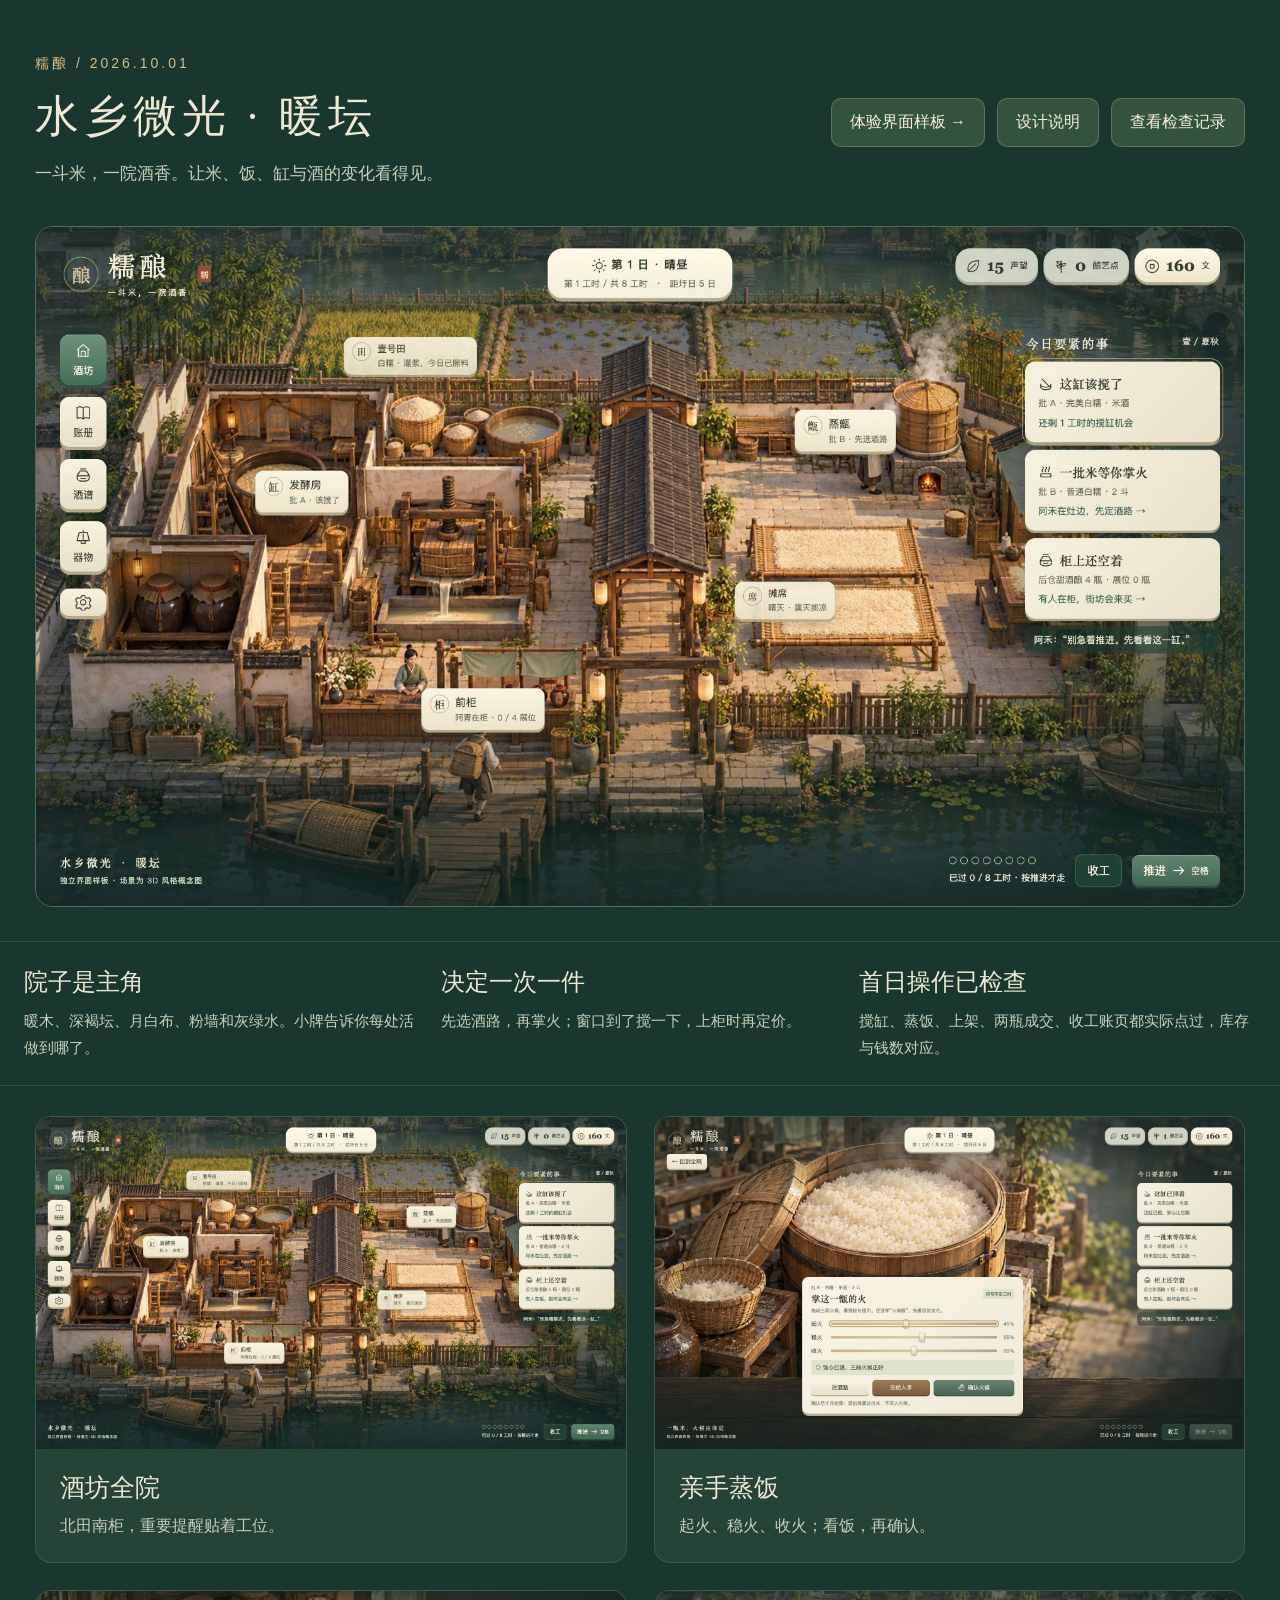
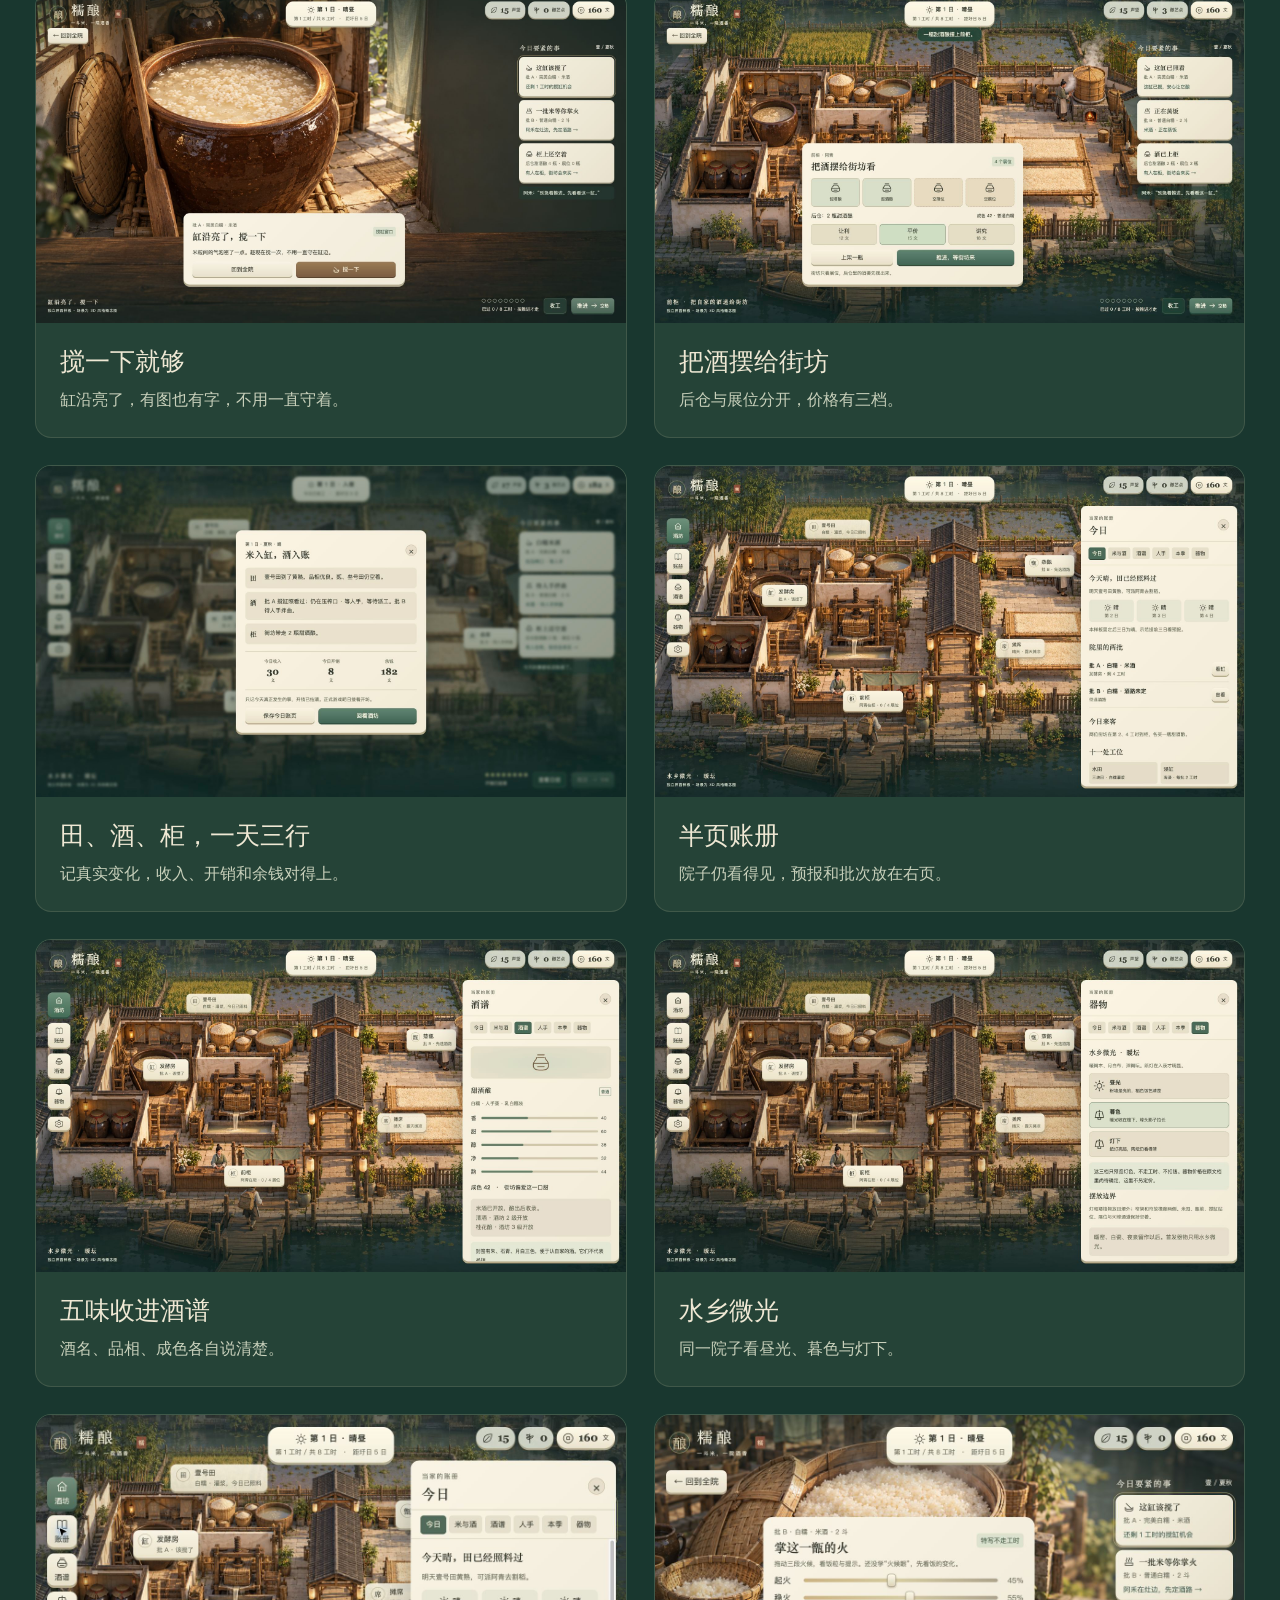
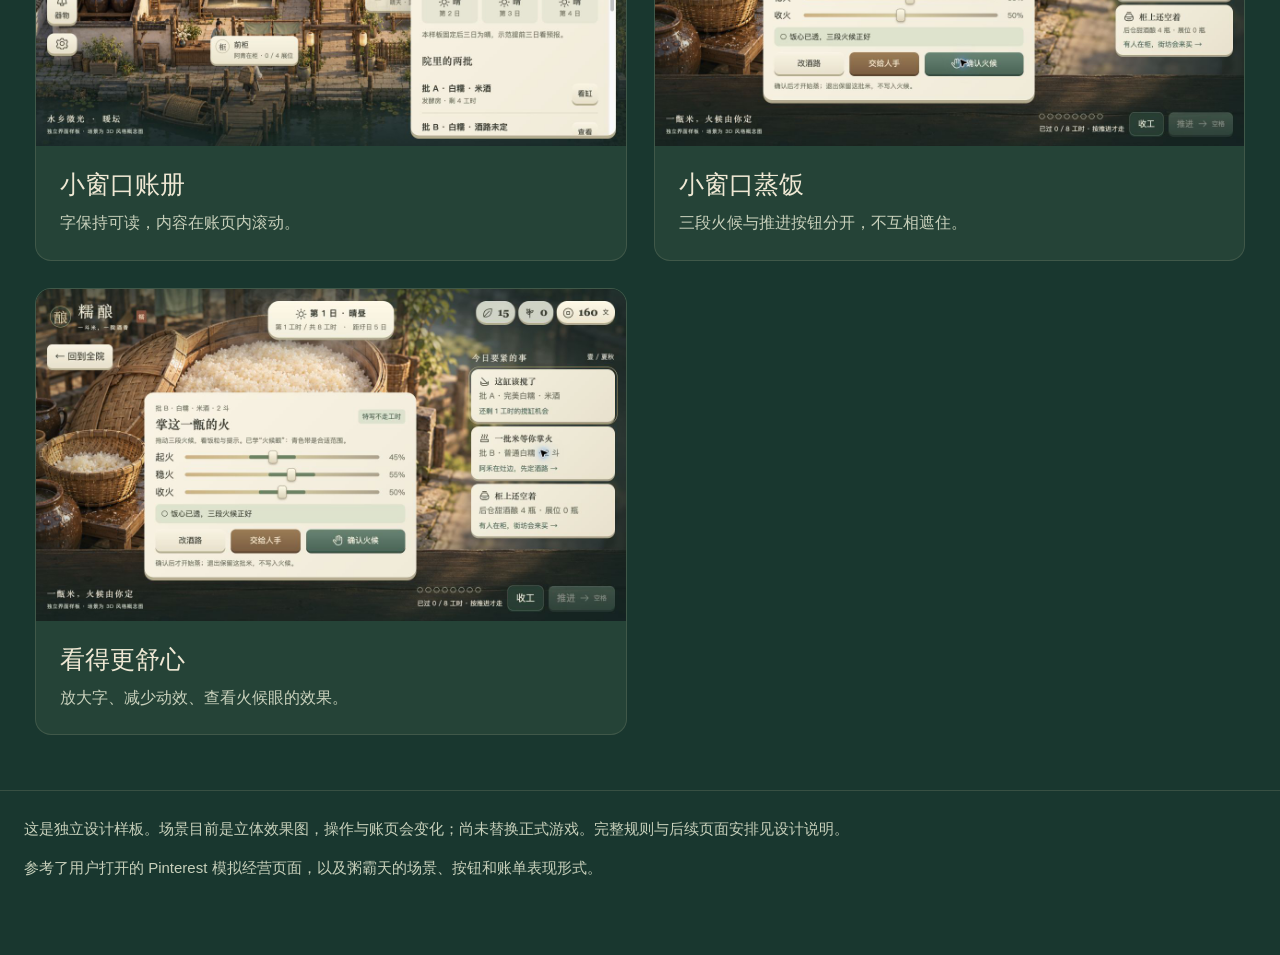
<file: UI设计/糯酿3D界面/效果总览.html>
<!doctype html><html lang="zh-CN"><head><meta charset="utf-8"><meta name="viewport" content="width=device-width,initial-scale=1"><title>糯酿 · 3D 界面效果总览</title><style>
:root{font-family:"PingFang SC","Microsoft YaHei",sans-serif;color:#efe8d4;background:#19372f}*{box-sizing:border-box}body{margin:0}header{max-width:1450px;margin:auto;padding:55px 35px 36px;display:flex;justify-content:space-between;align-items:center;gap:24px}h1,h2{font-family:"Songti SC",serif;font-weight:500}h1{font-size:44px;letter-spacing:5px;margin:0 0 13px}p{line-height:1.8;margin:0;color:#c8d0bb;font-size:17px}.stamp{font-size:14px;letter-spacing:3px;color:#d4bd8a;margin-bottom:14px;display:block}nav{display:flex;gap:12px;flex-wrap:wrap}nav a{color:#f7f0da;text-decoration:none;border:1px solid #a59d7866;border-radius:10px;padding:13px 18px;background:#34533f;white-space:nowrap}.hero{max-width:1450px;margin:0 auto 34px;padding:0 35px}.hero img{display:block;width:100%;border-radius:18px;border:1px solid #566b55}.summary{max-width:1380px;margin:0 auto 30px;display:grid;grid-template-columns:repeat(3,1fr);gap:20px;padding:24px;border-top:1px solid #75826d55;border-bottom:1px solid #75826d55}.summary b{display:block;font-family:serif;font-size:24px;font-weight:500;margin-bottom:9px}.summary p{font-size:15px}.gallery{max-width:1450px;margin:auto;padding:0 35px 55px;display:grid;grid-template-columns:repeat(2,1fr);gap:27px}article{overflow:hidden;border:1px solid #8b937c44;border-radius:16px;background:#254337}article img{width:100%;display:block;aspect-ratio:16/9;object-fit:contain;background:#17332b}article div{padding:22px 24px}article h2{font-size:25px;margin:0 0 8px}article p{font-size:16px}footer{max-width:1380px;margin:0 auto 50px;padding:24px;border-top:1px solid #75826d55}footer p{font-size:15px}a:focus-visible{outline:3px solid #cba668;outline-offset:4px}@media(max-width:800px){header{display:block;padding:35px 20px}nav{margin-top:23px}h1{font-size:35px}.hero{padding:0 20px}.summary{margin:0 20px 28px;grid-template-columns:1fr}.gallery{grid-template-columns:1fr;padding:0 20px 35px}footer{margin:0 20px 35px}}</style></head><body>
<header><div><span class="stamp">糯酿 / 2026.10.01</span><h1>水乡微光 · 暖坛</h1><p>一斗米，一院酒香。让米、饭、缸与酒的变化看得见。</p></div><nav><a href="直接打开.html">体验界面样板 →</a><a href="设计方案.md">设计说明</a><a href="验收/验收记录.md">查看检查记录</a></nav></header>
<section class="hero"><img src="验收/01_酒坊全院.jpg" alt="糯酿酒坊全院界面效果"></section>
<section class="summary"><div><b>院子是主角</b><p>暖木、深褐坛、月白布、粉墙和灰绿水。小牌告诉你每处活做到哪了。</p></div><div><b>决定一次一件</b><p>先选酒路，再掌火；窗口到了搅一下，上柜时再定价。</p></div><div><b>首日操作已检查</b><p>搅缸、蒸饭、上架、两瓶成交、收工账页都实际点过，库存与钱数对应。</p></div></section>
<section class="gallery"><article><a href="验收/01_酒坊全院.jpg" target="_blank"><img src="验收/01_酒坊全院.jpg" alt="酒坊全院" loading="lazy"></a><div><h2>酒坊全院</h2><p>北田南柜，重要提醒贴着工位。</p></div></article>
<article><a href="验收/02_蒸甑火候.jpg" target="_blank"><img src="验收/02_蒸甑火候.jpg" alt="亲手蒸饭" loading="lazy"></a><div><h2>亲手蒸饭</h2><p>起火、稳火、收火；看饭，再确认。</p></div></article>
<article><a href="验收/03_看缸.jpg" target="_blank"><img src="验收/03_看缸.jpg" alt="搅一下就够" loading="lazy"></a><div><h2>搅一下就够</h2><p>缸沿亮了，有图也有字，不用一直守着。</p></div></article>
<article><a href="验收/04_前柜上架.jpg" target="_blank"><img src="验收/04_前柜上架.jpg" alt="把酒摆给街坊" loading="lazy"></a><div><h2>把酒摆给街坊</h2><p>后仓与展位分开，价格有三档。</p></div></article>
<article><a href="验收/05_三行日结.jpg" target="_blank"><img src="验收/05_三行日结.jpg" alt="田、酒、柜，一天三行" loading="lazy"></a><div><h2>田、酒、柜，一天三行</h2><p>记真实变化，收入、开销和余钱对得上。</p></div></article>
<article><a href="验收/06_今日账册.jpg" target="_blank"><img src="验收/06_今日账册.jpg" alt="半页账册" loading="lazy"></a><div><h2>半页账册</h2><p>院子仍看得见，预报和批次放在右页。</p></div></article>
<article><a href="验收/07_酒谱.jpg" target="_blank"><img src="验收/07_酒谱.jpg" alt="五味收进酒谱" loading="lazy"></a><div><h2>五味收进酒谱</h2><p>酒名、品相、成色各自说清楚。</p></div></article>
<article><a href="验收/11_灯色器物.jpg" target="_blank"><img src="验收/11_灯色器物.jpg" alt="水乡微光" loading="lazy"></a><div><h2>水乡微光</h2><p>同一院子看昼光、暮色与灯下。</p></div></article>
<article><a href="验收/08_小窗口账册.jpg" target="_blank"><img src="验收/08_小窗口账册.jpg" alt="小窗口账册" loading="lazy"></a><div><h2>小窗口账册</h2><p>字保持可读，内容在账页内滚动。</p></div></article>
<article><a href="验收/09_小窗口蒸饭.jpg" target="_blank"><img src="验收/09_小窗口蒸饭.jpg" alt="小窗口蒸饭" loading="lazy"></a><div><h2>小窗口蒸饭</h2><p>三段火候与推进按钮分开，不互相遮住。</p></div></article>
<article><a href="验收/10_放大文字与目标带.jpg" target="_blank"><img src="验收/10_放大文字与目标带.jpg" alt="看得更舒心" loading="lazy"></a><div><h2>看得更舒心</h2><p>放大字、减少动效、查看火候眼的效果。</p></div></article></section>
<footer><p>这是独立设计样板。场景目前是立体效果图，操作与账页会变化；尚未替换正式游戏。完整规则与后续页面安排见设计说明。</p><p style="margin-top:12px">参考了用户打开的 Pinterest 模拟经营页面，以及粥霸天的场景、按钮和账单表现形式。</p></footer></body></html>
</file>
<file: UI设计/糯酿3D界面/style.css>
:root{--ink:#363a30;--muted:#696d5c;--paper:#f3eedb;--paper-low:#e4dbc2;--jade:#426657;--jade-dark:#294d40;--gold:#bc9b60;--wood:#805c3c;--red:#974d36;--edge:30px;--book:480px;font-family:"PingFang SC","Microsoft YaHei",sans-serif;color:var(--ink);font-size:18px}*{box-sizing:border-box}body{margin:0;background:#152e2c}button,input,select{font:inherit}button{cursor:pointer;color:inherit;border:0}button:disabled{cursor:default;opacity:.48}button:focus-visible,input:focus-visible,select:focus-visible{outline:3px solid #bd944d;outline-offset:4px}button{transition:transform .16s,box-shadow .16s,background .2s}button:not(:disabled):active{transform:translateY(3px)}[hidden]{display:none!important}h1,h2,h3,p{margin:0}h2,h3,.serif{font-family:"Songti SC","STSong","SimSun",serif}h2{font-size:30px;font-weight:600}h3{font-size:22px}small{font-size:14px;line-height:1.6}svg{width:24px;height:24px;vertical-align:middle;fill:none;stroke:currentColor;stroke-width:1.5;stroke-linecap:round;stroke-linejoin:round}#app{position:relative;height:100svh;min-height:650px;overflow:hidden}.world{position:absolute;inset:0;overflow:hidden;background:#28443d}.world img{width:100%;height:100%;object-fit:cover;transition:filter .7s,transform .7s}.world-shade{position:absolute;inset:0;pointer-events:none;background:linear-gradient(180deg,rgba(12,36,33,.62),transparent 23%,transparent 68%,rgba(12,36,33,.8)),linear-gradient(90deg,rgba(12,36,33,.24),transparent 18%,transparent 72%,rgba(12,36,33,.65))}.topbar{position:absolute;left:var(--edge);right:var(--edge);top:26px;display:flex;align-items:flex-start;justify-content:space-between;gap:20px;z-index:2}.brand{display:flex;align-items:center;gap:15px;background:none;color:#f5efd9;text-align:left}.brand b{font-family:"Songti SC",serif;font-size:43px;font-weight:500;letter-spacing:7px;display:block;line-height:1.18}.brand small{display:block;letter-spacing:3px;font-size:13px;margin-top:8px}.brand-seal{width:55px;height:55px;border:1px solid #bdaa73;border-radius:50%;font-family:"Songti SC",serif;font-size:30px;display:grid;place-content:center;box-shadow:inset 0 0 0 5px #28483c88;color:#d4c59c}.red-seal{font-family:serif;background:#915039;color:#f1d4b1;padding:4px;font-size:13px;border-radius:2px}.dayplate{position:absolute;left:50%;transform:translateX(-50%);border-radius:24px;background:linear-gradient(#fff9e6,var(--paper));padding:13px 26px;box-shadow:0 5px 0 #b5ab8c,0 12px 25px #101e2833;text-align:center;min-width:252px}.dayplate b{font-size:18px;letter-spacing:1px}.dayplate small{display:block;color:var(--muted);margin-top:5px}.resources{display:flex;gap:9px}.resource{background:linear-gradient(#fff8e5,#eee5cd);border-radius:23px;padding:13px 16px;box-shadow:0 4px 0 #b0a587;display:flex;gap:10px;align-items:center}.resource b{font-size:25px;font-family:Georgia,serif}.resource small{font-size:14px}.resource.secondary{background:#e5eadadf}.rail{position:absolute;top:154px;left:var(--edge);display:flex;flex-direction:column;gap:19px;z-index:2}.rail-button{width:74px;height:80px;display:flex;align-items:center;justify-content:center;flex-direction:column;gap:7px;border-radius:15px;background:linear-gradient(#f8f2df,#e8dfc7);box-shadow:0 5px 0 #b6a887,0 9px 18px #101e2830;font-size:16px}.rail-button svg{width:26px;height:26px}.rail-button.selected{background:linear-gradient(#6e917a,#456e59);color:#f6efdd;box-shadow:0 5px 0 #2e5243,inset 0 1px 0 #ffffff44}.rail-button.small-tool{height:44px;margin-top:8px}.back{position:absolute;top:120px;left:var(--edge);z-index:3}.paper{background:linear-gradient(135deg,#faf4e3,#f1ead7);border:1px solid #faf7e8;border-radius:20px;box-shadow:0 7px 0 #b7aa8a,0 20px 45px #0c201b33}.porcelain,.primary,.wood,.quiet{padding:12px 18px;border-radius:11px;min-height:48px;box-shadow:0 4px 0 #b7aa8a,inset 0 1px 0 #ffffff55;display:inline-flex;justify-content:center;align-items:center;gap:8px}.porcelain{background:linear-gradient(#f9f3e1,#e9e0c9)}.primary{background:linear-gradient(#628571,#426655);color:#fff8e5;box-shadow:0 4px 0 #2c4b3e,inset 0 1px 0 #ffffff40}.wood{background:linear-gradient(#a17b50,#805c3c);color:#fff3db;box-shadow:0 4px 0 #604129}.quiet{color:#f3eedc;background:#244739b8;border:1px solid #9bac8966;box-shadow:0 3px 0 #16372c}.attention{position:absolute;right:var(--edge);top:154px;width:292px;display:grid;gap:12px;z-index:2}.attention-title{color:#f3eedb;font-family:"Songti SC",serif;font-size:20px;display:flex;justify-content:space-between;margin:0 2px 3px;letter-spacing:2px}.attention-title small{font-family:sans-serif;letter-spacing:0;color:#dedbcc}.task-card{padding:18px 19px;border-radius:16px;text-align:left;background:linear-gradient(135deg,#f6f1df,#e9e1ca);box-shadow:0 4px 0 #aca286,0 9px 20px #102f2833;display:grid;gap:6px}.task-card strong{font-size:20px;font-family:"Songti SC",serif;display:flex;align-items:center;gap:10px}.task-card small{color:var(--muted)}.task-card em{font-size:15px;color:var(--jade);font-style:normal;margin-top:3px}.task-card.urgent{outline:1px solid #d4b674;outline-offset:4px}.stamp{border:1px solid currentColor;padding:2px 5px;border-radius:3px;font-size:13px;color:var(--jade);display:inline-block}.note{font-size:15px;color:var(--muted);line-height:1.7}.attention .note{color:#e1e7d3;background:#1b3d3399;border-radius:10px;padding:9px 14px}.world-point{position:absolute;transform:translate(-50%,-50%);padding:10px 14px;display:flex;gap:10px;text-align:left;background:linear-gradient(#faf4e2,#ede4ca);border-radius:13px;box-shadow:0 4px 0 #b6a887,0 8px 18px #0b2e3838;font-size:17px;white-space:nowrap}.world-point small{display:block;font-size:13px;color:var(--muted);margin-top:2px}.world-point .point-circle{font-family:serif;border:1px solid #b9ad8b;border-radius:50%;width:30px;height:30px;display:grid;place-content:center}.world-point.urgent::after{content:"";position:absolute;inset:-5px;border:1px solid #dcc283;border-radius:17px;animation:breathe 2.7s infinite}.world-point.minor{font-size:15px;padding:8px 13px;opacity:.92}.detail{position:absolute;left:calc(50% - 140px);bottom:114px;transform:translateX(-50%);width:min(660px,calc(100vw - 465px));padding:24px 28px;z-index:3}.detail-head{display:flex;align-items:center;justify-content:space-between;gap:15px;margin-bottom:18px}.detail-head small{color:var(--muted)}.detail-head h2{margin-top:3px}.detail .description{line-height:1.7;font-size:17px}.row{display:flex;align-items:center;gap:12px;margin-top:16px}.row.wrap{flex-wrap:wrap}.row>*{flex:1}.row .primary{flex:1.5}.pill{font-size:14px;line-height:1.5;display:inline-block;border-radius:6px;padding:5px 9px;background:#dae2cc;color:#375845}.pill.warn{background:#edd6bc;color:#8a5032}.fire-row{display:grid;grid-template-columns:52px 1fr 44px;align-items:center;gap:12px;margin:16px 0}.fire-track{position:relative;display:flex;align-items:center}.target-band{position:absolute;height:8px;left:33%;width:24%;background:#678260;border-radius:3px;pointer-events:none;z-index:1}.fire-track input{position:relative;appearance:none;background:#b7aa8b;width:100%;height:8px;border-radius:6px;margin:10px 0;z-index:2;background:transparent;cursor:pointer}.fire-track::before{content:"";position:absolute;inset:10px 0;height:8px;background:linear-gradient(90deg,#d0b17c,#d7ca9c,#afa28a);border-radius:5px}.fire-track input::-webkit-slider-thumb{appearance:none;width:19px;height:28px;border:1px solid #a19375;border-radius:6px;background:linear-gradient(#fffae8,#ded3b5);box-shadow:0 2px 4px #61462266}.fire-track input::-moz-range-thumb{width:19px;height:28px;background:#f1ead7;border:1px solid #a19375;border-radius:6px}.fire-value{font-size:16px;color:var(--muted);text-align:right}.fire-result{margin-top:12px;padding:10px 14px;border-radius:10px;background:#dde3cc;line-height:1.6}.fire-result.warn{background:#edd8bc;color:#7d422b}.detail.steam{bottom:110px;padding:20px 28px}.steam .detail-head{margin-bottom:6px}.detail .small-description{font-size:15px;line-height:1.7;color:var(--muted)}.rice-state{position:absolute;left:33%;top:47%;transform:translate(-50%,-50%);width:24%;height:20%;border-radius:50%;pointer-events:none}.rice-state.hard{background:repeating-radial-gradient(ellipse,#efe9d84d 0 5px,#4c4b2930 7px 9px);box-shadow:inset 0 0 18px #e6e0cb}.rice-state.scorch{box-shadow:inset 0 0 35px 19px #6b372cbb}.rice-state.sticky{background:#a89d6444}.bottom{position:absolute;left:var(--edge);right:var(--edge);bottom:25px;display:flex;align-items:flex-end;justify-content:space-between;gap:16px;z-index:2}.caption{color:#f7efda;display:grid;gap:7px}.caption>span{font-family:serif;font-size:18px;letter-spacing:3px}.caption small{color:#d0d9c7;font-size:12px;letter-spacing:1px}.time-control{display:flex;align-items:center;gap:16px;color:#f2ead7}.time-control small{font-size:14px}.time-control .time-dots{display:flex;gap:6px;margin-bottom:7px}.time-dots span{width:12px;height:12px;border:1px solid #bec9a6;border-radius:50%}.time-dots .done{background:#b9ae72}.time-control button{white-space:nowrap}.toast{position:absolute;left:50%;top:118px;transform:translateX(-50%);color:#fcf6e3;background:#244739e8;border:1px solid #a1ad8966;border-radius:20px;padding:10px 20px;z-index:8;font-size:17px;opacity:0;transition:opacity .2s;pointer-events:none;max-width:70%;text-align:center}.toast.show{opacity:1}.drawer{position:fixed;right:22px;top:112px;bottom:27px;width:var(--book);z-index:6;display:flex;flex-direction:column;overflow:hidden;border-radius:18px;box-shadow:0 7px 0 #b7aa8a,-16px 16px 65px #102d353d}.drawer-head{padding:25px 26px 18px;display:flex;align-items:center;justify-content:space-between;border-bottom:1px solid #c3bda1}.drawer-head small{color:var(--muted);letter-spacing:2px}.drawer-head h2{margin-top:5px}.icon-button{border:1px solid #bfb497;background:#e8dfc9;width:36px;height:36px;border-radius:50%;font-size:25px;flex:none}.book-tabs{display:flex;flex-wrap:wrap;gap:8px;padding:18px 24px;border-bottom:1px solid #d2c6a9}.book-tabs button{background:#e7dfc9;padding:8px 12px;border-radius:7px;font-size:16px}.book-tabs .active{background:#4a6b57;color:#fff6dd;box-shadow:0 2px 0 #2b4a3b}.drawer-content{padding:23px 26px;overflow:auto;line-height:1.7;flex:1}.drawer-content h3{margin:0 0 12px}.drawer-content section+section{margin-top:25px}.forecast{display:grid;grid-template-columns:repeat(3,1fr);gap:9px}.forecast div{background:#e7e5d2;border-radius:11px;padding:10px;text-align:center}.forecast small{display:block;color:var(--muted)}.list-row{padding:15px 0;border-bottom:1px solid #d7ccb0;display:flex;justify-content:space-between;gap:14px;align-items:center}.list-row b{display:block;font-size:18px}.list-row small{color:var(--muted);display:block}.list-row button{font-size:16px;min-height:42px;padding:8px 12px}.wine-visual{height:105px;display:grid;place-content:center;background:radial-gradient(#d6dbc6,#e7e0ca);border-radius:12px;margin-bottom:18px}.wine-visual svg{width:66px;height:66px;stroke:#725b3d;stroke-width:1}.wine-title{display:flex;justify-content:space-between;align-items:center}.taste-bars{display:grid;gap:13px;margin:20px 0}.taste-bar{display:grid;grid-template-columns:24px 1fr 32px;gap:10px;align-items:center}.taste-bar i{height:7px;background:#d1c9ad;border-radius:4px;position:relative;overflow:hidden}.taste-bar i::after{content:"";position:absolute;inset:0 auto 0 0;width:var(--value);background:#66816a;border-radius:4px}.locked-wines{margin-top:22px;padding:16px;background:#e7dfcd;border-radius:11px;color:#676b58}.drawer select{width:100%;padding:11px;background:#fbf6e8;border:1px solid #b7ae90;border-radius:8px;margin-top:8px;color:var(--ink)}.lamp-choice{width:100%;text-align:left;padding:14px;background:#e7dfc8;border:1px solid #c8bd9f;border-radius:12px;margin-top:12px;display:flex;align-items:center;gap:15px}.lamp-choice.active{border-color:#4c6c53;background:#dae1ca}.lamp-choice strong{display:block;font-size:18px}.lamp-choice small{display:block}.lamp-choice svg{width:37px;height:37px}.drawer .box-note{padding:16px;border-radius:11px;background:#e4e7d5;margin-top:17px;font-size:16px;line-height:1.8}.station-grid{display:grid;grid-template-columns:repeat(2,1fr);gap:10px;margin-top:15px}.station-grid button{background:#e5ddc6;border-radius:8px;padding:10px;text-align:left;font-size:16px}.station-grid button small{display:block;font-size:13px;margin-top:3px}.slots{display:grid;grid-template-columns:repeat(4,1fr);gap:9px;margin:17px 0}.slot{background:#e7dbc0;border:1px solid #bfac83;border-radius:12px;min-height:94px;display:flex;align-items:center;justify-content:center;flex-direction:column;gap:8px}.slot svg{width:35px;height:35px}.slot small{font-size:13px}.slot.filled{background:#d7dfc8}.slot.empty{border-style:dashed}.counter-quantity{display:flex;align-items:center;justify-content:space-between;margin:15px 0;font-size:17px}.price-tiers{display:flex;gap:10px;margin:14px 0}.price-tiers button{flex:1;background:#e5ddc4;border:1px solid #bfb596;border-radius:9px;padding:9px}.price-tiers .active{background:#d0dec3;border-color:#5e8068}.price-tiers small{display:block;color:var(--muted)}dialog{width:min(620px,calc(100vw - 40px));max-height:calc(100svh - 70px);padding:30px;color:var(--ink);overflow:auto;border:1px solid #fdf9e9}dialog::backdrop{background:#102d2966;backdrop-filter:blur(4px)}.modal-head{display:flex;justify-content:space-between;align-items:center;margin-bottom:22px}.modal-text{font-size:18px;line-height:1.8}.settings-row{padding:16px 0;border-bottom:1px solid #d3c8ad;display:flex;align-items:center;justify-content:space-between;gap:20px}.settings-row small{display:block;color:var(--muted)}.settings-row input{width:22px;height:22px;accent-color:#4e735b}.bill-three{display:grid;gap:12px;margin:23px 0}.bill-three div{background:#e9e2cd;padding:15px;border-radius:11px;display:grid;grid-template-columns:35px 1fr;gap:12px;line-height:1.7}.bill-three b{font-size:22px;font-family:serif}.bill-total{display:grid;grid-template-columns:1fr 1fr 1fr;gap:10px;padding:20px 0;border-top:1px solid #c7bc9f;border-bottom:1px solid #c7bc9f;text-align:center}.bill-total small{display:block;color:var(--muted)}.bill-total strong{font-size:30px;font-family:Georgia,serif;display:block;margin-top:5px}.settings-reset{margin-top:20px}.big-text{font-size:20px}.big-text .task-card small,.big-text .world-point small,.big-text .note,.big-text .drawer small{font-size:17px}.big-text .attention{width:312px}.big-text .drawer{width:510px}.reduced-motion *{animation:none!important;transition:none!important}@media(prefers-reduced-motion:reduce){*{animation:none!important;transition:none!important}}@keyframes breathe{50%{opacity:.35}}@media(min-width:1700px){:root{--edge:38px;--book:510px}.topbar{top:34px}.rail{top:171px}.attention{top:171px;width:310px}.task-card{padding:21px}.detail{width:720px;left:calc(50% - 120px);bottom:125px}.detail.steam{bottom:115px}.bottom{bottom:31px}.drawer{top:130px;bottom:35px}}@media(max-width:1400px){:root{--edge:24px;--book:445px}.brand b{font-size:34px}.brand-seal{width:46px;height:46px}.brand small{font-size:11px}.resource{padding:10px 13px}.resource b{font-size:23px}.resources{gap:7px}.resource.secondary small{display:none}.dayplate{min-width:226px;padding:12px 16px}.rail{top:135px;gap:14px}.rail-button{width:65px;height:70px}.attention{top:136px;width:255px;gap:11px}.task-card{padding:14px 16px}.task-card strong{font-size:18px}.attention-title{font-size:18px}.attention .note{font-size:14px}.detail{width:min(590px,calc(100vw - 398px));left:calc(50% - 110px);bottom:106px;padding:19px 23px}.detail.steam{bottom:100px}.fire-row{margin:12px 0}.bottom{bottom:23px}.time-control{gap:11px}.caption small{max-width:235px}.world-point{font-size:16px;padding:8px 11px}.drawer{top:104px;bottom:23px}.drawer-head{padding:19px 23px 14px}.book-tabs{padding:13px 22px;gap:6px}.drawer-content{padding:20px 23px}}@media(max-height:780px){.task-card{padding:13px 17px}.attention{gap:10px}.attention .note{display:none}.rail{gap:13px}.detail.steam{padding:17px 23px}.detail-head h2{font-size:27px}.steam .small-description{font-size:14px}.fire-row{margin:10px 0}.fire-result{padding:8px 12px;font-size:16px}.detail .row{margin-top:13px}.steam .row button{padding:10px 12px;font-size:17px}.caption small{font-size:11px}.big-text .detail.steam{bottom:95px}.drawer{top:99px}.book-tabs{padding:12px 20px}}@media(max-width:1000px){#app{min-height:760px}.dayplate{left:55%;min-width:210px}.resources .secondary{display:none}.attention{width:230px}.detail{left:calc(50% - 85px);width:calc(100vw - 340px)}.brand{gap:10px}.brand-seal{display:none}.rail-button{width:58px}.caption{max-width:180px}.time-control small{display:none}.detail-head{align-items:flex-start}.detail-head>small{display:none}.world-point.minor{display:none}.drawer{width:min(440px,calc(100vw - 110px))}}@media(max-width:700px){#app{height:auto;min-height:100svh;overflow:auto;padding-bottom:145px}.world{height:65svh;position:relative}.world img{object-position:48% center}.topbar{top:19px;left:18px;right:18px}.brand b{font-size:31px}.brand small{display:none}.dayplate{top:76px;left:50%;min-width:205px;padding:8px 16px}.dayplate small{font-size:12px}.dayplate b{font-size:16px}.resources .resource{padding:9px 12px}.resources b{font-size:22px}.rail{top:160px;left:14px;gap:13px}.rail-button{width:52px;height:58px;font-size:12px;border-radius:12px;gap:4px}.rail-button svg{width:22px;height:22px}.rail-button.small-tool{height:35px}.attention{position:relative;right:auto;top:auto;width:auto;display:grid;grid-template-columns:1fr 1fr;margin:-12px 16px 0;gap:12px}.attention-title{grid-column:1/-1}.task-card strong{font-size:17px}.task-card small{font-size:14px}.task-card:last-of-type{grid-column:1/-1}.detail,.detail.steam{position:relative;width:auto;left:auto;bottom:auto;transform:none;margin:-25px 16px 0;padding:19px;z-index:3}.detail .row{flex-wrap:wrap}.detail .row button{min-width:120px}.detail h2{font-size:28px}.back{top:142px;left:81px;padding:8px 12px;min-height:38px;font-size:14px}.world-point{font-size:12px;padding:7px 9px;gap:6px}.world-point small{font-size:10px}.world-point .point-circle{width:22px;height:22px}.world-point.minor{display:none}.bottom{position:absolute;bottom:22px;left:16px;right:16px;display:block}.caption{display:none}.time-control{justify-content:space-between;gap:10px}.time-control .quiet{padding:11px 13px;font-size:16px}.time-control .primary{padding:11px 15px;font-size:16px}.time-control small{display:block;font-size:12px}.time-dots span{width:9px;height:9px}.drawer,.big-text .drawer{position:fixed;top:95px;left:12px;right:12px;bottom:19px;width:auto;z-index:6}.toast{top:120px;max-width:90%;font-size:14px;padding:9px 12px}.fire-row{grid-template-columns:43px 1fr 40px}.bill-total strong{font-size:26px}dialog{padding:23px}.world-shade{background:linear-gradient(180deg,#15332fbb,transparent 36%,transparent 75%,#15332fee)}.big-text .attention{width:auto}.big-text .task-card small{font-size:16px}}
</file>
